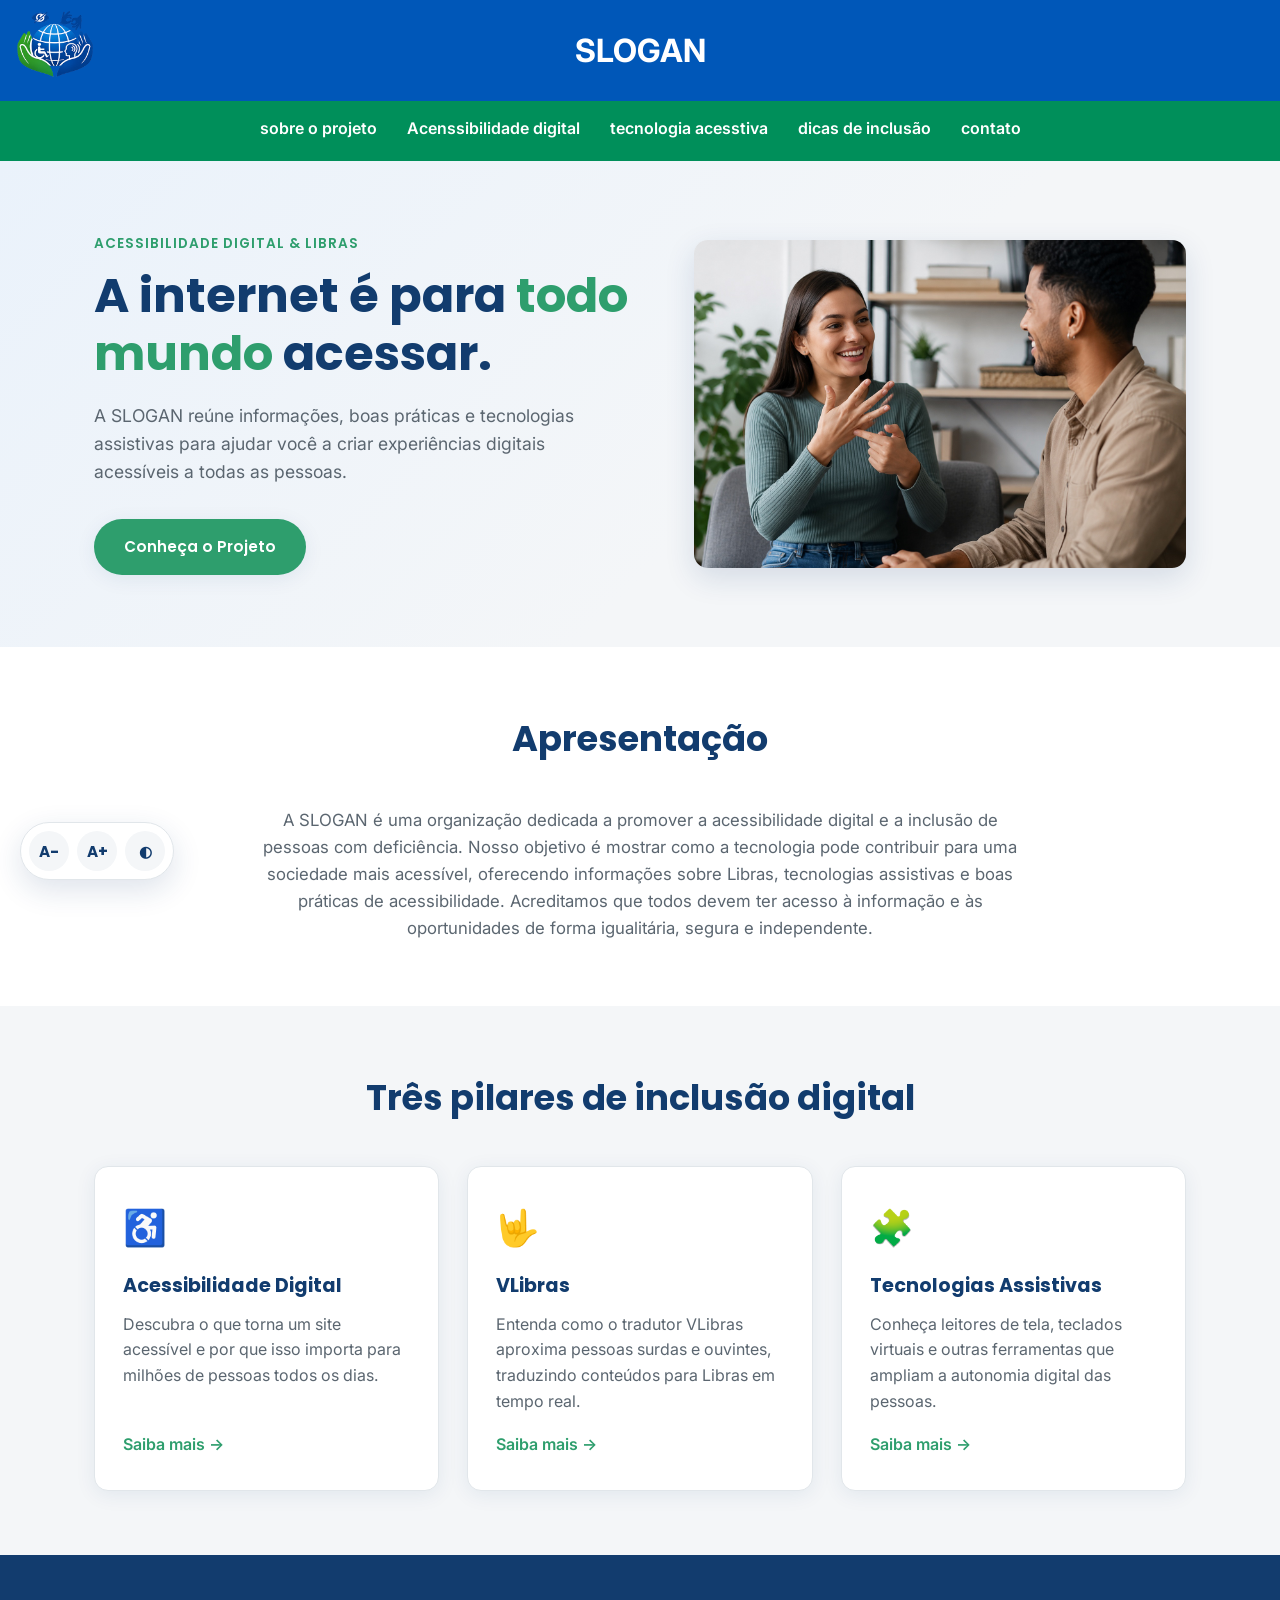
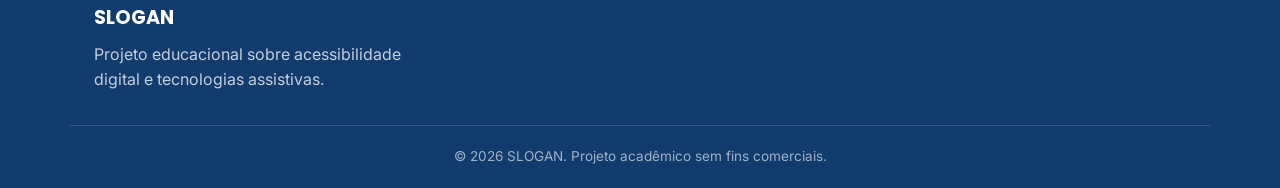
<file: index.html>
<!DOCTYPE html>
<html lang="pt-br">
<head>
    <meta charset="UTF-8">
    <meta name="viewport" content="width=device-width, initial-scale=1.0">
    <link rel="stylesheet" href="styly.css">
    <link rel="shortcut icon" href="logo.png" type="image/x-icon">
    <link rel="preconnect" href="https://fonts.googleapis.com">
    <link rel="preconnect" href="https://fonts.gstatic.com" crossorigin>
    <link href="https://fonts.googleapis.com/css2?family=Poppins:wght@500;600;700;800&family=Inter:wght@400;500;600&display=swap" rel="stylesheet">
    <title>SLOGAN</title>
</head>
<body>

    <a href="#conteudo-principal" class="pular-para-conteudo">Pular para o conteúdo principal</a>

    <DIV class="LOG">
    <h1> SLOGAN </h1>
    </DIV>
    <Img class="imglogo"  src="logo.png" alt="LOGO"></Img>
     <nav>
        <a href="sobre.html">sobre o projeto</a>
        <a href="acenssibilidade.html">Acenssibilidade digital</a>
        <a href="tecnologia.html">tecnologia acesstiva</a>
        <a href="dicas.html">dicas de inclusão</a>
        <a href="contato.html">contato</a>
     </nav>

    <div class="acessibilidade-barra" role="region" aria-label="Ferramentas de acessibilidade">
        <button type="button" id="btn-diminuir-fonte" class="acessibilidade-barra__botao" aria-label="Diminuir tamanho da fonte">A-</button>
        <button type="button" id="btn-aumentar-fonte" class="acessibilidade-barra__botao" aria-label="Aumentar tamanho da fonte">A+</button>
        <button type="button" id="btn-alto-contraste" class="acessibilidade-barra__botao" aria-label="Ativar ou desativar alto contraste" aria-pressed="false">◐</button>
    </div>

    <main id="conteudo-principal">

        <!-- ---------- HERO ---------- -->
        <section class="hero">
            <div class="container hero__interno">

                <div class="hero__texto">
                    <p class="hero__eyebrow">Acessibilidade Digital &amp; Libras</p>
                    <h1 class="hero__titulo">A internet é para <span class="hero__titulo-destaque">todo mundo</span> acessar.</h1>
                    <p class="hero__descricao">
                        A SLOGAN reúne informações, boas práticas e
                        tecnologias assistivas para ajudar você a criar experiências
                        digitais acessíveis a todas as pessoas.
                    </p>
                    <a href="sobre.html" class="botao botao--primario">Conheça o Projeto</a>
                </div>

                <div class="hero__imagem">
                    <img src="banner.jpg" alt="Pessoas se comunicando em Libras">
                </div>

            </div>
        </section>

        <!-- ---------- APRESENTAÇÃO ---------- -->
        <section class="apresentacao">
            <div class="container">
                <h2 class="titulo-secao">Apresentação</h2>
                <p class="apresentacao__texto">
                    A SLOGAN é uma organização dedicada a promover a acessibilidade digital e a
                    inclusão de pessoas com deficiência. Nosso objetivo é mostrar como a tecnologia
                    pode contribuir para uma sociedade mais acessível, oferecendo informações sobre
                    Libras, tecnologias assistivas e boas práticas de acessibilidade. Acreditamos que
                    todos devem ter acesso à informação e às oportunidades de forma igualitária,
                    segura e independente.
                </p>
            </div>
        </section>

        <!-- ---------- TRÊS CARDS PRINCIPAIS ---------- -->
        <section class="cards-destaque">
            <div class="container">
                <h2 class="titulo-secao">Três pilares de inclusão digital</h2>

                <div class="grade-cards">

                    <article class="card">
                        <div class="card__icone" aria-hidden="true">♿</div>
                        <h3 class="card__titulo">Acessibilidade Digital</h3>
                        <p class="card__texto">
                            Descubra o que torna um site acessível e por que isso importa
                            para milhões de pessoas todos os dias.
                        </p>
                        <a href="acenssibilidade.html" class="card__link">Saiba mais →</a>
                    </article>

                    <article class="card">
                        <div class="card__icone" aria-hidden="true">🤟</div>
                        <h3 class="card__titulo">VLibras</h3>
                        <p class="card__texto">
                            Entenda como o tradutor VLibras aproxima pessoas surdas e ouvintes,
                            traduzindo conteúdos para Libras em tempo real.
                        </p>
                        <a href="acenssibilidade.html" class="card__link">Saiba mais →</a>
                    </article>

                    <article class="card">
                        <div class="card__icone" aria-hidden="true">🧩</div>
                        <h3 class="card__titulo">Tecnologias Assistivas</h3>
                        <p class="card__texto">
                            Conheça leitores de tela, teclados virtuais e outras ferramentas
                            que ampliam a autonomia digital das pessoas.
                        </p>
                        <a href="tecnologia.html" class="card__link">Saiba mais →</a>
                    </article>

                </div>
            </div>
        </section>

    </main>

    <!-- ===================== RODAPÉ ===================== -->
    <footer class="rodape">
        <div class="container rodape__interno">

            <div class="rodape__sobre">
                <p class="rodape__logo">SLOGAN</p>
                <p class="rodape__texto">Projeto educacional sobre acessibilidade digital e tecnologias assistivas.</p>
            </div>
        </div>
        <p class="rodape__copy">&copy; 2026 SLOGAN. Projeto acadêmico sem fins comerciais.</p>
    </footer>

    <div vw class="enabled">
        <div vw-access-button class="active"></div>
        <div vw-plugin-wrapper>
            <div class="vw-plugin-top-wrapper"></div>
        </div>
    </div>
    <script src="https://vlibras.gov.br/app/vlibras-plugin.js"></script>
    <script>
        new window.VLibras.Widget("https://vlibras.gov.br/app");
    </script>

    <!-- ===================== ACESSIBILIDADE: alto contraste e tamanho de fonte ===================== -->
    <script>
    (function () {
        var CHAVE_CONTRASTE = "slogan-alto-contraste";
        var CHAVE_FONTE = "slogan-tamanho-fonte";
        var PASSO_FONTE = 12.5;
        var FONTE_MIN = 100;
        var FONTE_MAX = 150;

        function aplicarContraste(ativo) {
            document.body.classList.toggle("alto-contraste", ativo);
            var botao = document.getElementById("btn-alto-contraste");
            if (botao) {
                botao.setAttribute("aria-pressed", ativo ? "true" : "false");
            }
        }

        function aplicarFonte(tamanho) {
            document.documentElement.style.fontSize = tamanho + "%";
        }

        document.addEventListener("DOMContentLoaded", function () {
            var contrasteSalvo = localStorage.getItem(CHAVE_CONTRASTE) === "true";
            aplicarContraste(contrasteSalvo);

            var fonteSalva = parseFloat(localStorage.getItem(CHAVE_FONTE)) || 100;
            aplicarFonte(fonteSalva);

            var botaoContraste = document.getElementById("btn-alto-contraste");
            if (botaoContraste) {
                botaoContraste.addEventListener("click", function () {
                    var ativo = !document.body.classList.contains("alto-contraste");
                    aplicarContraste(ativo);
                    localStorage.setItem(CHAVE_CONTRASTE, ativo);
                });
            }

            var botaoMais = document.getElementById("btn-aumentar-fonte");
            var botaoMenos = document.getElementById("btn-diminuir-fonte");

            if (botaoMais) {
                botaoMais.addEventListener("click", function () {
                    var atual = parseFloat(localStorage.getItem(CHAVE_FONTE)) || 100;
                    var novo = Math.min(FONTE_MAX, atual + PASSO_FONTE);
                    aplicarFonte(novo);
                    localStorage.setItem(CHAVE_FONTE, novo);
                });
            }

            if (botaoMenos) {
                botaoMenos.addEventListener("click", function () {
                    var atual = parseFloat(localStorage.getItem(CHAVE_FONTE)) || 100;
                    var novo = Math.max(FONTE_MIN, atual - PASSO_FONTE);
                    aplicarFonte(novo);
                    localStorage.setItem(CHAVE_FONTE, novo);
                });
            }
        });
    })();
    </script>

</body>
</html>
</file>
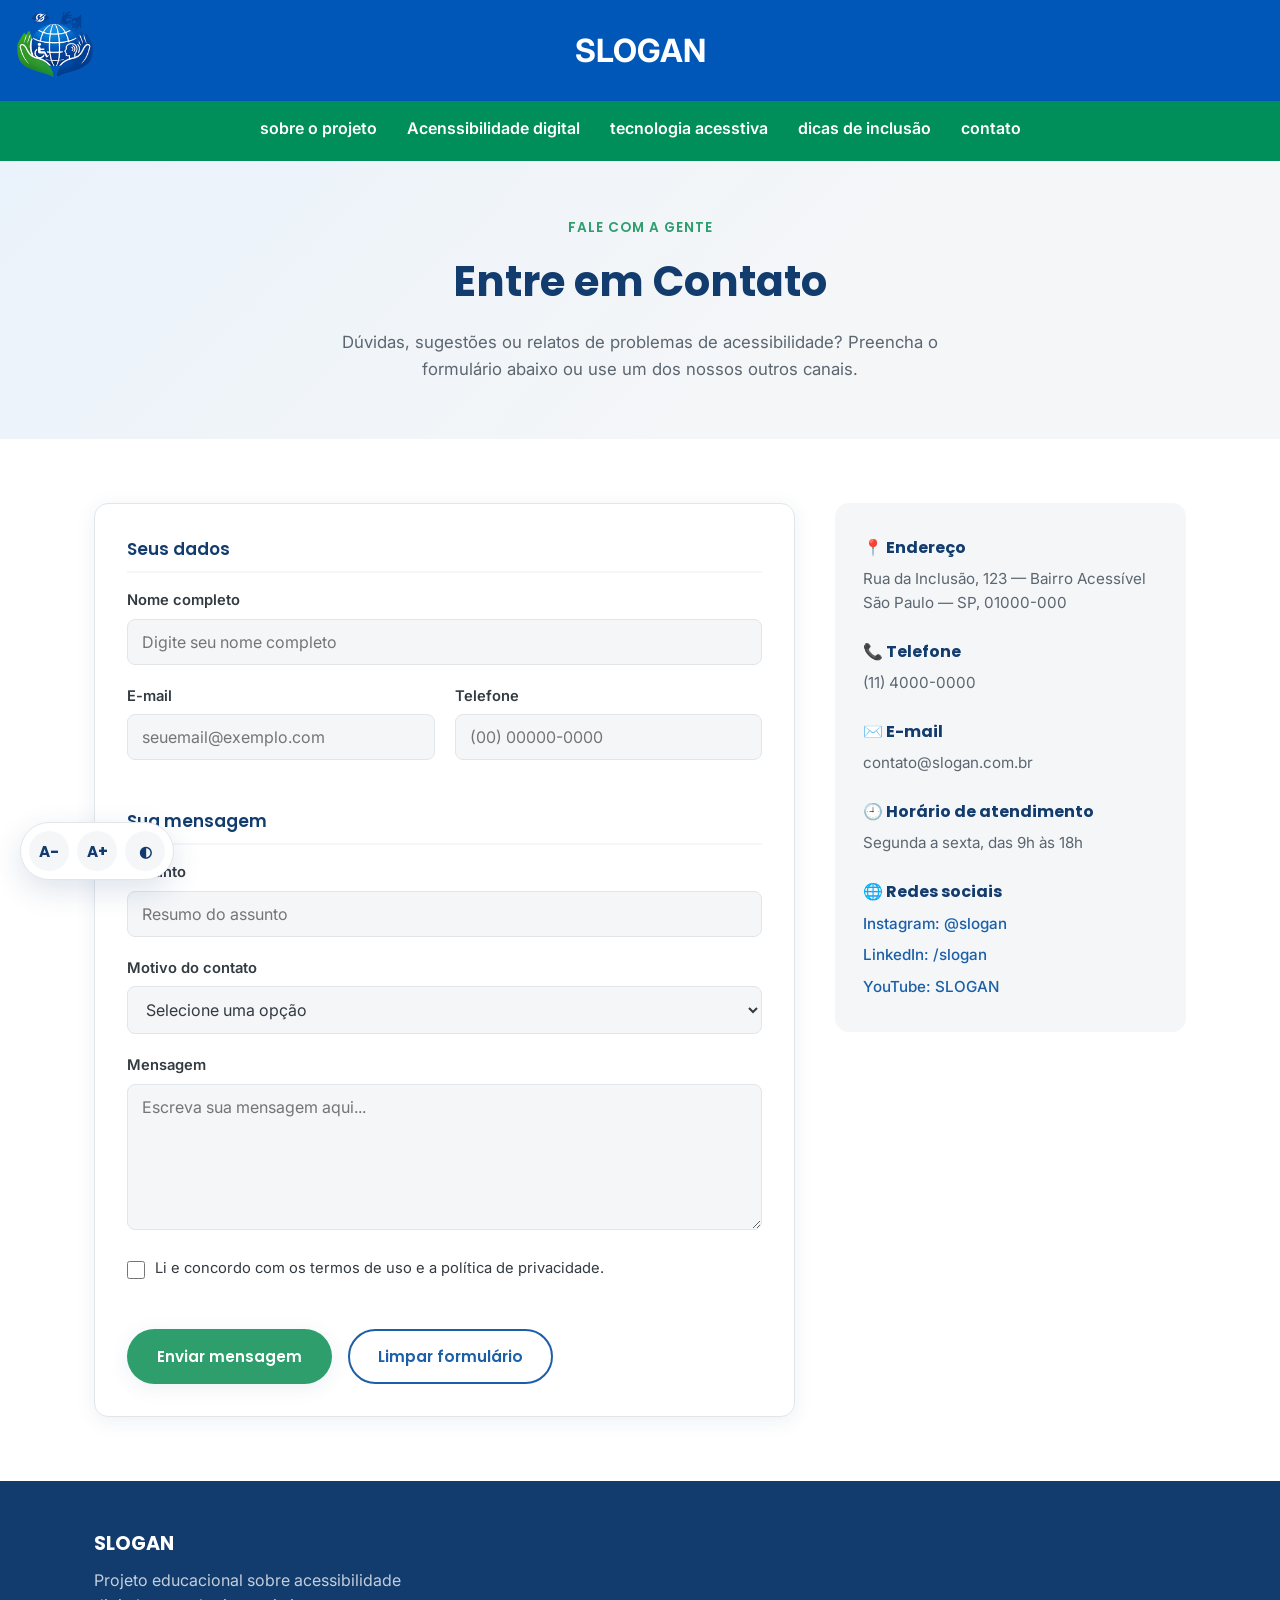
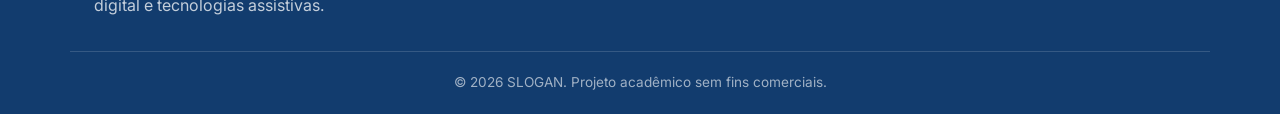
<file: contato.html>
<!DOCTYPE html>
<html lang="pt-br">
<head>
    <meta charset="UTF-8">
    <meta name="viewport" content="width=device-width, initial-scale=1.0">
    <link rel="stylesheet" href="styly.css">
    <link rel="shortcut icon" href="logo.png" type="image/x-icon">
    <link rel="preconnect" href="https://fonts.googleapis.com">
    <link rel="preconnect" href="https://fonts.gstatic.com" crossorigin>
    <link href="https://fonts.googleapis.com/css2?family=Poppins:wght@500;600;700;800&family=Inter:wght@400;500;600&display=swap" rel="stylesheet">
    <title>Contato | SLOGAN</title>
</head>
<body>

    <a href="#conteudo-principal" class="pular-para-conteudo">Pular para o conteúdo principal</a>

    <DIV class="LOG">
    <h1> SLOGAN </h1>
    </DIV>
    <Img class="imglogo"  src="logo.png" alt="LOGO"></Img>
     <nav>
        <a href="sobre.html">sobre o projeto</a>
        <a href="acenssibilidade.html">Acenssibilidade digital</a>
        <a href="tecnologia.html">tecnologia acesstiva</a>
        <a href="dicas.html">dicas de inclusão</a>
        <a href="contato.html">contato</a>
     </nav>

    <div class="acessibilidade-barra" role="region" aria-label="Ferramentas de acessibilidade">
        <button type="button" id="btn-diminuir-fonte" class="acessibilidade-barra__botao" aria-label="Diminuir tamanho da fonte">A-</button>
        <button type="button" id="btn-aumentar-fonte" class="acessibilidade-barra__botao" aria-label="Aumentar tamanho da fonte">A+</button>
        <button type="button" id="btn-alto-contraste" class="acessibilidade-barra__botao" aria-label="Ativar ou desativar alto contraste" aria-pressed="false">◐</button>
    </div>

    <main id="conteudo-principal">

        <section class="pagina-hero">
            <div class="container">
                <p class="pagina-hero__eyebrow">Fale com a gente</p>
                <h1 class="pagina-hero__titulo">Entre em Contato</h1>
                <p class="pagina-hero__descricao">
                    Dúvidas, sugestões ou relatos de problemas de acessibilidade?
                    Preencha o formulário abaixo ou use um dos nossos outros canais.
                </p>
            </div>
        </section>

        <section class="secao-conteudo">
            <div class="container pagina-contato">

                <form class="formulario-contato" action="#" method="get">

                    <fieldset class="formulario-contato__grupo">
                        <legend class="formulario-contato__legenda">Seus dados</legend>

                        <div class="campo">
                            <label for="campo-nome">Nome completo</label>
                            <input type="text" id="campo-nome" name="nome" placeholder="Digite seu nome completo" required>
                        </div>

                        <div class="campo-linha">
                            <div class="campo">
                                <label for="campo-email">E-mail</label>
                                <input type="email" id="campo-email" name="email" placeholder="seuemail@exemplo.com" required>
                            </div>

                            <div class="campo">
                                <label for="campo-telefone">Telefone</label>
                                <input type="tel" id="campo-telefone" name="telefone" placeholder="(00) 00000-0000">
                            </div>
                        </div>
                    </fieldset>

                    <fieldset class="formulario-contato__grupo">
                        <legend class="formulario-contato__legenda">Sua mensagem</legend>

                        <div class="campo">
                            <label for="campo-assunto">Assunto</label>
                            <input type="text" id="campo-assunto" name="assunto" placeholder="Resumo do assunto" required>
                        </div>

                        <div class="campo">
                            <label for="campo-motivo">Motivo do contato</label>
                            <select id="campo-motivo" name="motivo" required>
                                <option value="" selected disabled>Selecione uma opção</option>
                                <option value="duvida">Dúvida</option>
                                <option value="sugestao">Sugestão</option>
                                <option value="elogio">Elogio</option>
                                <option value="problema-acessibilidade">Problema de acessibilidade</option>
                                <option value="solicitacao-informacao">Solicitação de informação</option>
                                <option value="outro">Outro</option>
                            </select>
                        </div>

                        <div class="campo">
                            <label for="campo-mensagem">Mensagem</label>
                            <textarea id="campo-mensagem" name="mensagem" rows="6" placeholder="Escreva sua mensagem aqui..." required></textarea>
                        </div>

                        <div class="campo campo--checkbox">
                            <input type="checkbox" id="campo-termos" name="termos" required>
                            <label for="campo-termos">Li e concordo com os termos de uso e a política de privacidade.</label>
                        </div>
                    </fieldset>

                    <div class="formulario-contato__botoes">
                        <button type="submit" class="botao botao--primario">Enviar mensagem</button>
                        <button type="reset" class="botao botao--secundario">Limpar formulário</button>
                    </div>

                </form>

                <aside class="info-contato" aria-label="Informações de contato">

                    <div class="info-contato__bloco">
                        <h2 class="info-contato__titulo">📍 Endereço</h2>
                        <p>Rua da Inclusão, 123 — Bairro Acessível<br>São Paulo — SP, 01000-000</p>
                    </div>

                    <div class="info-contato__bloco">
                        <h2 class="info-contato__titulo">📞 Telefone</h2>
                        <p>(11) 4000-0000</p>
                    </div>

                    <div class="info-contato__bloco">
                        <h2 class="info-contato__titulo">✉️ E-mail</h2>
                        <p>contato@slogan.com.br</p>
                    </div>

                    <div class="info-contato__bloco">
                        <h2 class="info-contato__titulo">🕘 Horário de atendimento</h2>
                        <p>Segunda a sexta, das 9h às 18h</p>
                    </div>

                    <div class="info-contato__bloco">
                        <h2 class="info-contato__titulo">🌐 Redes sociais</h2>
                        <ul class="info-contato__redes">
                            <li><a href="#">Instagram: @slogan</a></li>
                            <li><a href="#">LinkedIn: /slogan</a></li>
                            <li><a href="#">YouTube: SLOGAN</a></li>
                        </ul>
                    </div>

                </aside>

            </div>
        </section>

    </main>

    <footer class="rodape">
        <div class="container rodape__interno">

            <div class="rodape__sobre">
                <p class="rodape__logo">SLOGAN</p>
                <p class="rodape__texto">Projeto educacional sobre acessibilidade digital e tecnologias assistivas.</p>
            </div>

        </div>
        <p class="rodape__copy">&copy; 2026 SLOGAN. Projeto acadêmico sem fins comerciais.</p>
    </footer>

    <div vw class="enabled">
        <div vw-access-button class="active"></div>
        <div vw-plugin-wrapper>
            <div class="vw-plugin-top-wrapper"></div>
        </div>
    </div>
    <script src="https://vlibras.gov.br/app/vlibras-plugin.js"></script>
    <script>
        new window.VLibras.Widget("https://vlibras.gov.br/app");
    </script>

    <!-- ===================== ACESSIBILIDADE: alto contraste e tamanho de fonte ===================== -->
    <script>
    (function () {
        var CHAVE_CONTRASTE = "slogan-alto-contraste";
        var CHAVE_FONTE = "slogan-tamanho-fonte";
        var PASSO_FONTE = 12.5;
        var FONTE_MIN = 100;
        var FONTE_MAX = 150;

        function aplicarContraste(ativo) {
            document.body.classList.toggle("alto-contraste", ativo);
            var botao = document.getElementById("btn-alto-contraste");
            if (botao) {
                botao.setAttribute("aria-pressed", ativo ? "true" : "false");
            }
        }

        function aplicarFonte(tamanho) {
            document.documentElement.style.fontSize = tamanho + "%";
        }

        document.addEventListener("DOMContentLoaded", function () {
            var contrasteSalvo = localStorage.getItem(CHAVE_CONTRASTE) === "true";
            aplicarContraste(contrasteSalvo);

            var fonteSalva = parseFloat(localStorage.getItem(CHAVE_FONTE)) || 100;
            aplicarFonte(fonteSalva);

            var botaoContraste = document.getElementById("btn-alto-contraste");
            if (botaoContraste) {
                botaoContraste.addEventListener("click", function () {
                    var ativo = !document.body.classList.contains("alto-contraste");
                    aplicarContraste(ativo);
                    localStorage.setItem(CHAVE_CONTRASTE, ativo);
                });
            }

            var botaoMais = document.getElementById("btn-aumentar-fonte");
            var botaoMenos = document.getElementById("btn-diminuir-fonte");

            if (botaoMais) {
                botaoMais.addEventListener("click", function () {
                    var atual = parseFloat(localStorage.getItem(CHAVE_FONTE)) || 100;
                    var novo = Math.min(FONTE_MAX, atual + PASSO_FONTE);
                    aplicarFonte(novo);
                    localStorage.setItem(CHAVE_FONTE, novo);
                });
            }

            if (botaoMenos) {
                botaoMenos.addEventListener("click", function () {
                    var atual = parseFloat(localStorage.getItem(CHAVE_FONTE)) || 100;
                    var novo = Math.max(FONTE_MIN, atual - PASSO_FONTE);
                    aplicarFonte(novo);
                    localStorage.setItem(CHAVE_FONTE, novo);
                });
            }
        });
    })();
    </script>

</body>
</html>
</file>
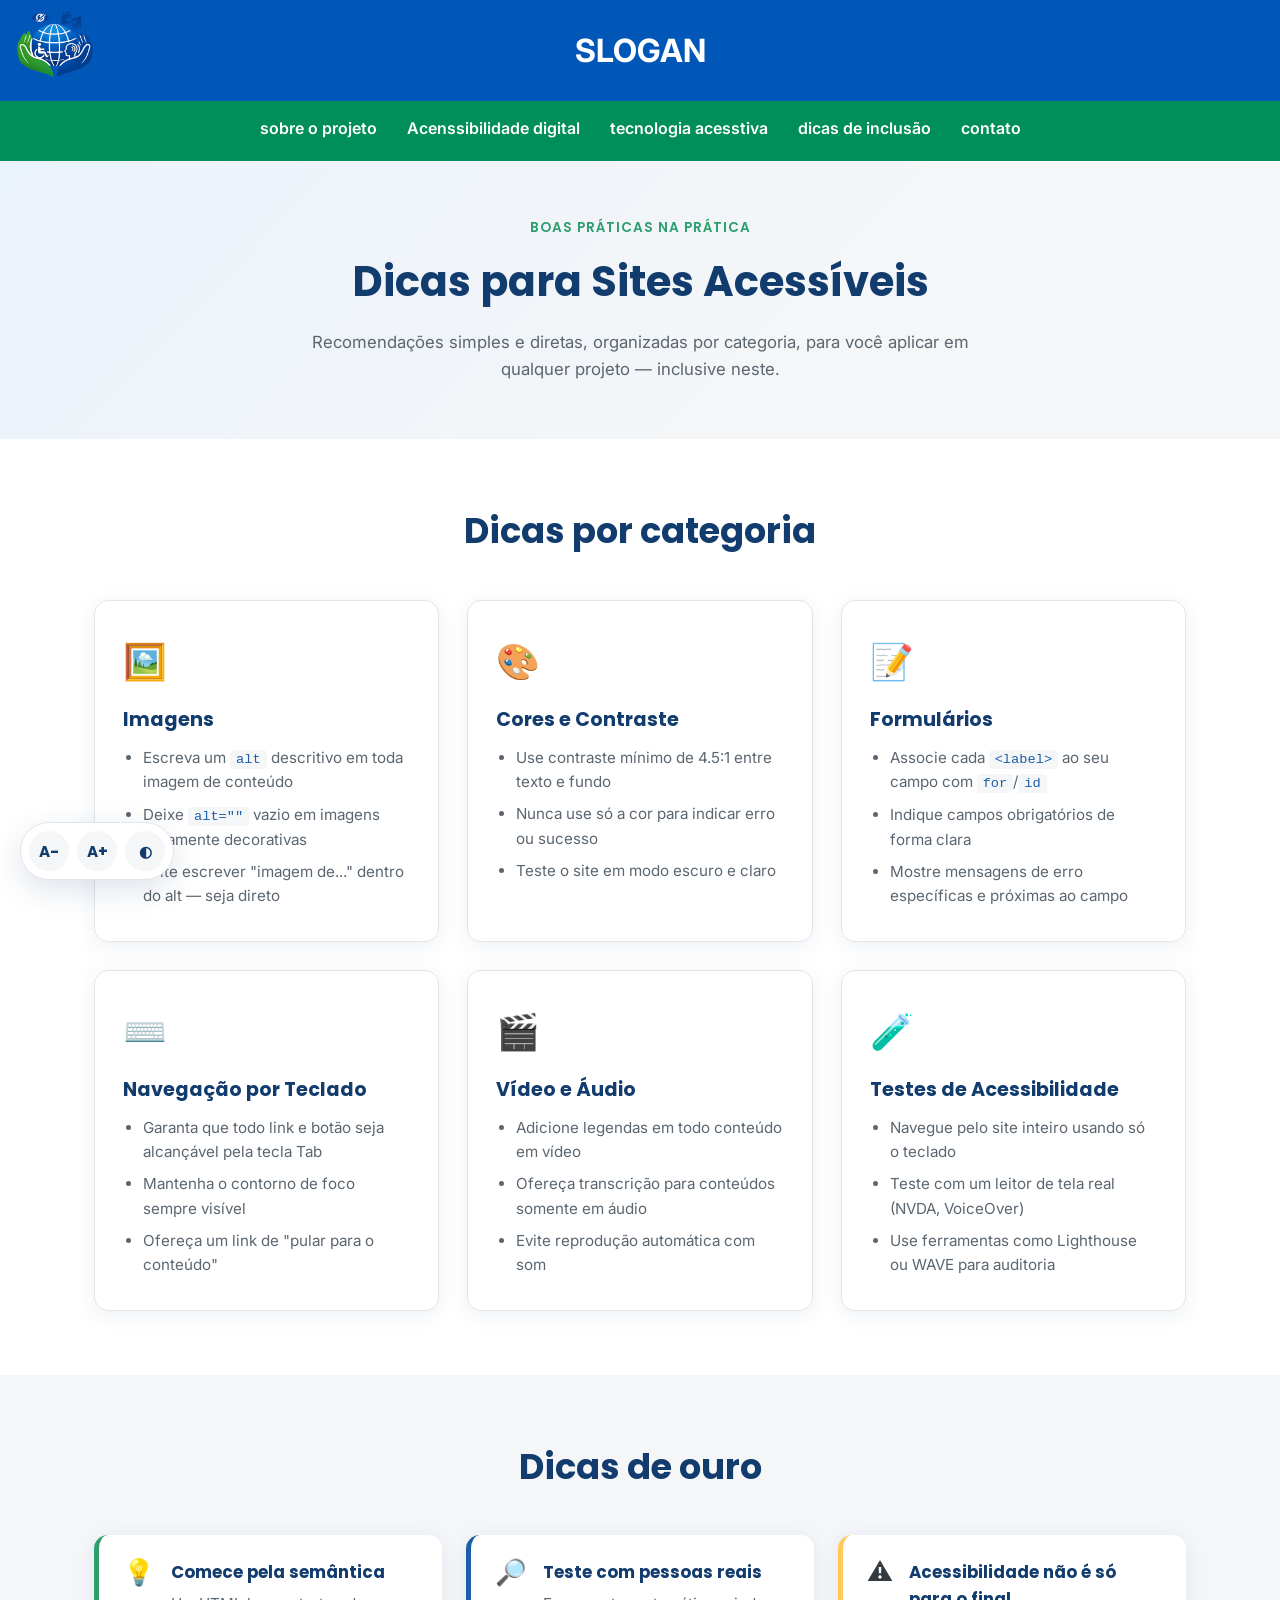
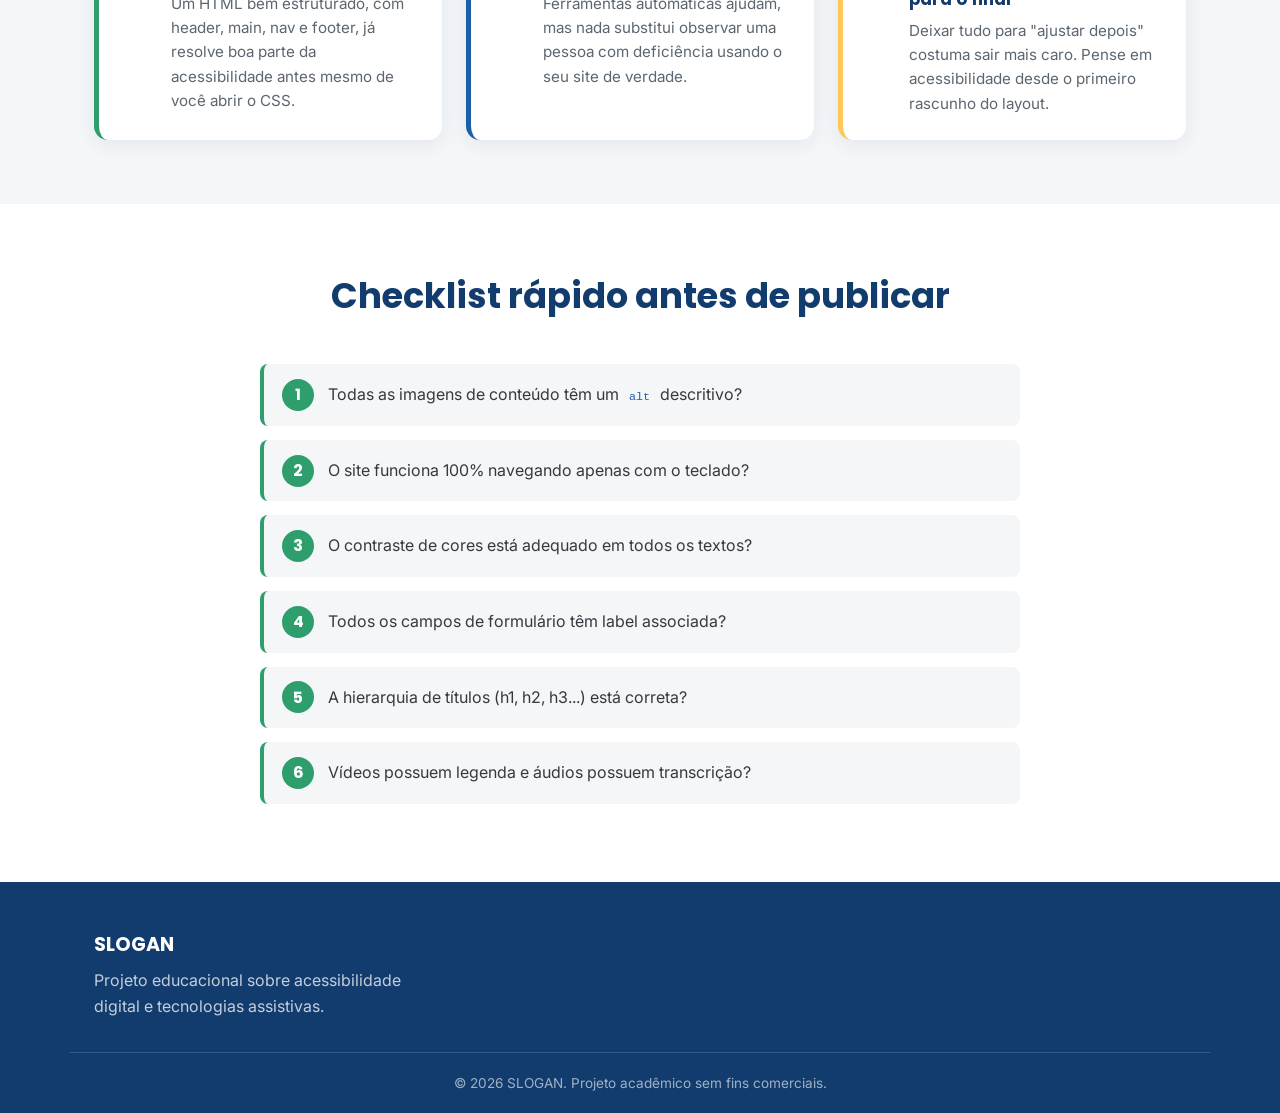
<file: dicas.html>
<!DOCTYPE html>
<html lang="pt-br">
<head>
    <meta charset="UTF-8">
    <meta name="viewport" content="width=device-width, initial-scale=1.0">
    <link rel="stylesheet" href="styly.css">
    <link rel="shortcut icon" href="logo.png" type="image/x-icon">
    <link rel="preconnect" href="https://fonts.googleapis.com">
    <link rel="preconnect" href="https://fonts.gstatic.com" crossorigin>
    <link href="https://fonts.googleapis.com/css2?family=Poppins:wght@500;600;700;800&family=Inter:wght@400;500;600&display=swap" rel="stylesheet">
    <title>Dicas | SLOGAN</title>
</head>
<body>

    <a href="#conteudo-principal" class="pular-para-conteudo">Pular para o conteúdo principal</a>

    <DIV class="LOG">
    <h1> SLOGAN </h1>
    </DIV>
    <Img class="imglogo"  src="logo.png" alt="LOGO"></Img>
     <nav>
        <a href="sobre.html">sobre o projeto</a>
        <a href="acenssibilidade.html">Acenssibilidade digital</a>
        <a href="tecnologia.html">tecnologia acesstiva</a>
        <a href="dicas.html">dicas de inclusão</a>
        <a href="contato.html">contato</a>
     </nav>

    <div class="acessibilidade-barra" role="region" aria-label="Ferramentas de acessibilidade">
        <button type="button" id="btn-diminuir-fonte" class="acessibilidade-barra__botao" aria-label="Diminuir tamanho da fonte">A-</button>
        <button type="button" id="btn-aumentar-fonte" class="acessibilidade-barra__botao" aria-label="Aumentar tamanho da fonte">A+</button>
        <button type="button" id="btn-alto-contraste" class="acessibilidade-barra__botao" aria-label="Ativar ou desativar alto contraste" aria-pressed="false">◐</button>
    </div>

    <main id="conteudo-principal">

        <section class="pagina-hero">
            <div class="container">
                <p class="pagina-hero__eyebrow">Boas práticas na prática</p>
                <h1 class="pagina-hero__titulo">Dicas para Sites Acessíveis</h1>
                <p class="pagina-hero__descricao">
                    Recomendações simples e diretas, organizadas por categoria,
                    para você aplicar em qualquer projeto — inclusive neste.
                </p>
            </div>
        </section>

        <section class="secao-conteudo">
            <div class="container">
                <h2 class="titulo-secao">Dicas por categoria</h2>

                <div class="grade-cards">

                    <article class="card">
                        <div class="card__icone" aria-hidden="true">🖼️</div>
                        <h3 class="card__titulo">Imagens</h3>
                        <ul class="card__lista">
                            <li>Escreva um <code>alt</code> descritivo em toda imagem de conteúdo</li>
                            <li>Deixe <code>alt=""</code> vazio em imagens puramente decorativas</li>
                            <li>Evite escrever "imagem de..." dentro do alt — seja direto</li>
                        </ul>
                    </article>

                    <article class="card">
                        <div class="card__icone" aria-hidden="true">🎨</div>
                        <h3 class="card__titulo">Cores e Contraste</h3>
                        <ul class="card__lista">
                            <li>Use contraste mínimo de 4.5:1 entre texto e fundo</li>
                            <li>Nunca use só a cor para indicar erro ou sucesso</li>
                            <li>Teste o site em modo escuro e claro</li>
                        </ul>
                    </article>

                    <article class="card">
                        <div class="card__icone" aria-hidden="true">📝</div>
                        <h3 class="card__titulo">Formulários</h3>
                        <ul class="card__lista">
                            <li>Associe cada <code>&lt;label&gt;</code> ao seu campo com <code>for</code>/<code>id</code></li>
                            <li>Indique campos obrigatórios de forma clara</li>
                            <li>Mostre mensagens de erro específicas e próximas ao campo</li>
                        </ul>
                    </article>

                    <article class="card">
                        <div class="card__icone" aria-hidden="true">⌨️</div>
                        <h3 class="card__titulo">Navegação por Teclado</h3>
                        <ul class="card__lista">
                            <li>Garanta que todo link e botão seja alcançável pela tecla Tab</li>
                            <li>Mantenha o contorno de foco sempre visível</li>
                            <li>Ofereça um link de "pular para o conteúdo"</li>
                        </ul>
                    </article>

                    <article class="card">
                        <div class="card__icone" aria-hidden="true">🎬</div>
                        <h3 class="card__titulo">Vídeo e Áudio</h3>
                        <ul class="card__lista">
                            <li>Adicione legendas em todo conteúdo em vídeo</li>
                            <li>Ofereça transcrição para conteúdos somente em áudio</li>
                            <li>Evite reprodução automática com som</li>
                        </ul>
                    </article>

                    <article class="card">
                        <div class="card__icone" aria-hidden="true">🧪</div>
                        <h3 class="card__titulo">Testes de Acessibilidade</h3>
                        <ul class="card__lista">
                            <li>Navegue pelo site inteiro usando só o teclado</li>
                            <li>Teste com um leitor de tela real (NVDA, VoiceOver)</li>
                            <li>Use ferramentas como Lighthouse ou WAVE para auditoria</li>
                        </ul>
                    </article>

                </div>
            </div>
        </section>

        <section class="secao-conteudo secao-conteudo--cinza">
            <div class="container">
                <h2 class="titulo-secao">Dicas de ouro</h2>

                <div class="grade-caixas">

                    <div class="caixa-destaque caixa-destaque--verde">
                        <div class="caixa-destaque__icone" aria-hidden="true">💡</div>
                        <div>
                            <h3 class="caixa-destaque__titulo">Comece pela semântica</h3>
                            <p class="caixa-destaque__texto">
                                Um HTML bem estruturado, com header, main, nav e footer, já resolve
                                boa parte da acessibilidade antes mesmo de você abrir o CSS.
                            </p>
                        </div>
                    </div>

                    <div class="caixa-destaque caixa-destaque--azul">
                        <div class="caixa-destaque__icone" aria-hidden="true">🔎</div>
                        <div>
                            <h3 class="caixa-destaque__titulo">Teste com pessoas reais</h3>
                            <p class="caixa-destaque__texto">
                                Ferramentas automáticas ajudam, mas nada substitui observar uma pessoa
                                com deficiência usando o seu site de verdade.
                            </p>
                        </div>
                    </div>

                    <div class="caixa-destaque caixa-destaque--amarelo">
                        <div class="caixa-destaque__icone" aria-hidden="true">⚠️</div>
                        <div>
                            <h3 class="caixa-destaque__titulo">Acessibilidade não é só para o final</h3>
                            <p class="caixa-destaque__texto">
                                Deixar tudo para "ajustar depois" costuma sair mais caro. Pense em
                                acessibilidade desde o primeiro rascunho do layout.
                            </p>
                        </div>
                    </div>

                </div>
            </div>
        </section>

        <section class="secao-conteudo">
            <div class="container">
                <h2 class="titulo-secao">Checklist rápido antes de publicar</h2>
                <ol class="lista-boas-praticas">
                    <li>Todas as imagens de conteúdo têm um <code>alt</code> descritivo?</li>
                    <li>O site funciona 100% navegando apenas com o teclado?</li>
                    <li>O contraste de cores está adequado em todos os textos?</li>
                    <li>Todos os campos de formulário têm label associada?</li>
                    <li>A hierarquia de títulos (h1, h2, h3...) está correta?</li>
                    <li>Vídeos possuem legenda e áudios possuem transcrição?</li>
                </ol>
            </div>
        </section>

    </main>

    <footer class="rodape">
        <div class="container rodape__interno">

            <div class="rodape__sobre">
                <p class="rodape__logo">SLOGAN</p>
                <p class="rodape__texto">Projeto educacional sobre acessibilidade digital e tecnologias assistivas.</p>
            </div>
        </div>
        <p class="rodape__copy">&copy; 2026 SLOGAN. Projeto acadêmico sem fins comerciais.</p>
    </footer>

    <div vw class="enabled">
        <div vw-access-button class="active"></div>
        <div vw-plugin-wrapper>
            <div class="vw-plugin-top-wrapper"></div>
        </div>
    </div>
    <script src="https://vlibras.gov.br/app/vlibras-plugin.js"></script>
    <script>
        new window.VLibras.Widget("https://vlibras.gov.br/app");
    </script>

    <!-- ===================== ACESSIBILIDADE: alto contraste e tamanho de fonte ===================== -->
    <script>
    (function () {
        var CHAVE_CONTRASTE = "slogan-alto-contraste";
        var CHAVE_FONTE = "slogan-tamanho-fonte";
        var PASSO_FONTE = 12.5;
        var FONTE_MIN = 100;
        var FONTE_MAX = 150;

        function aplicarContraste(ativo) {
            document.body.classList.toggle("alto-contraste", ativo);
            var botao = document.getElementById("btn-alto-contraste");
            if (botao) {
                botao.setAttribute("aria-pressed", ativo ? "true" : "false");
            }
        }

        function aplicarFonte(tamanho) {
            document.documentElement.style.fontSize = tamanho + "%";
        }

        document.addEventListener("DOMContentLoaded", function () {
            var contrasteSalvo = localStorage.getItem(CHAVE_CONTRASTE) === "true";
            aplicarContraste(contrasteSalvo);

            var fonteSalva = parseFloat(localStorage.getItem(CHAVE_FONTE)) || 100;
            aplicarFonte(fonteSalva);

            var botaoContraste = document.getElementById("btn-alto-contraste");
            if (botaoContraste) {
                botaoContraste.addEventListener("click", function () {
                    var ativo = !document.body.classList.contains("alto-contraste");
                    aplicarContraste(ativo);
                    localStorage.setItem(CHAVE_CONTRASTE, ativo);
                });
            }

            var botaoMais = document.getElementById("btn-aumentar-fonte");
            var botaoMenos = document.getElementById("btn-diminuir-fonte");

            if (botaoMais) {
                botaoMais.addEventListener("click", function () {
                    var atual = parseFloat(localStorage.getItem(CHAVE_FONTE)) || 100;
                    var novo = Math.min(FONTE_MAX, atual + PASSO_FONTE);
                    aplicarFonte(novo);
                    localStorage.setItem(CHAVE_FONTE, novo);
                });
            }

            if (botaoMenos) {
                botaoMenos.addEventListener("click", function () {
                    var atual = parseFloat(localStorage.getItem(CHAVE_FONTE)) || 100;
                    var novo = Math.max(FONTE_MIN, atual - PASSO_FONTE);
                    aplicarFonte(novo);
                    localStorage.setItem(CHAVE_FONTE, novo);
                });
            }
        });
    })();
    </script>

</body>
</html>
</file>
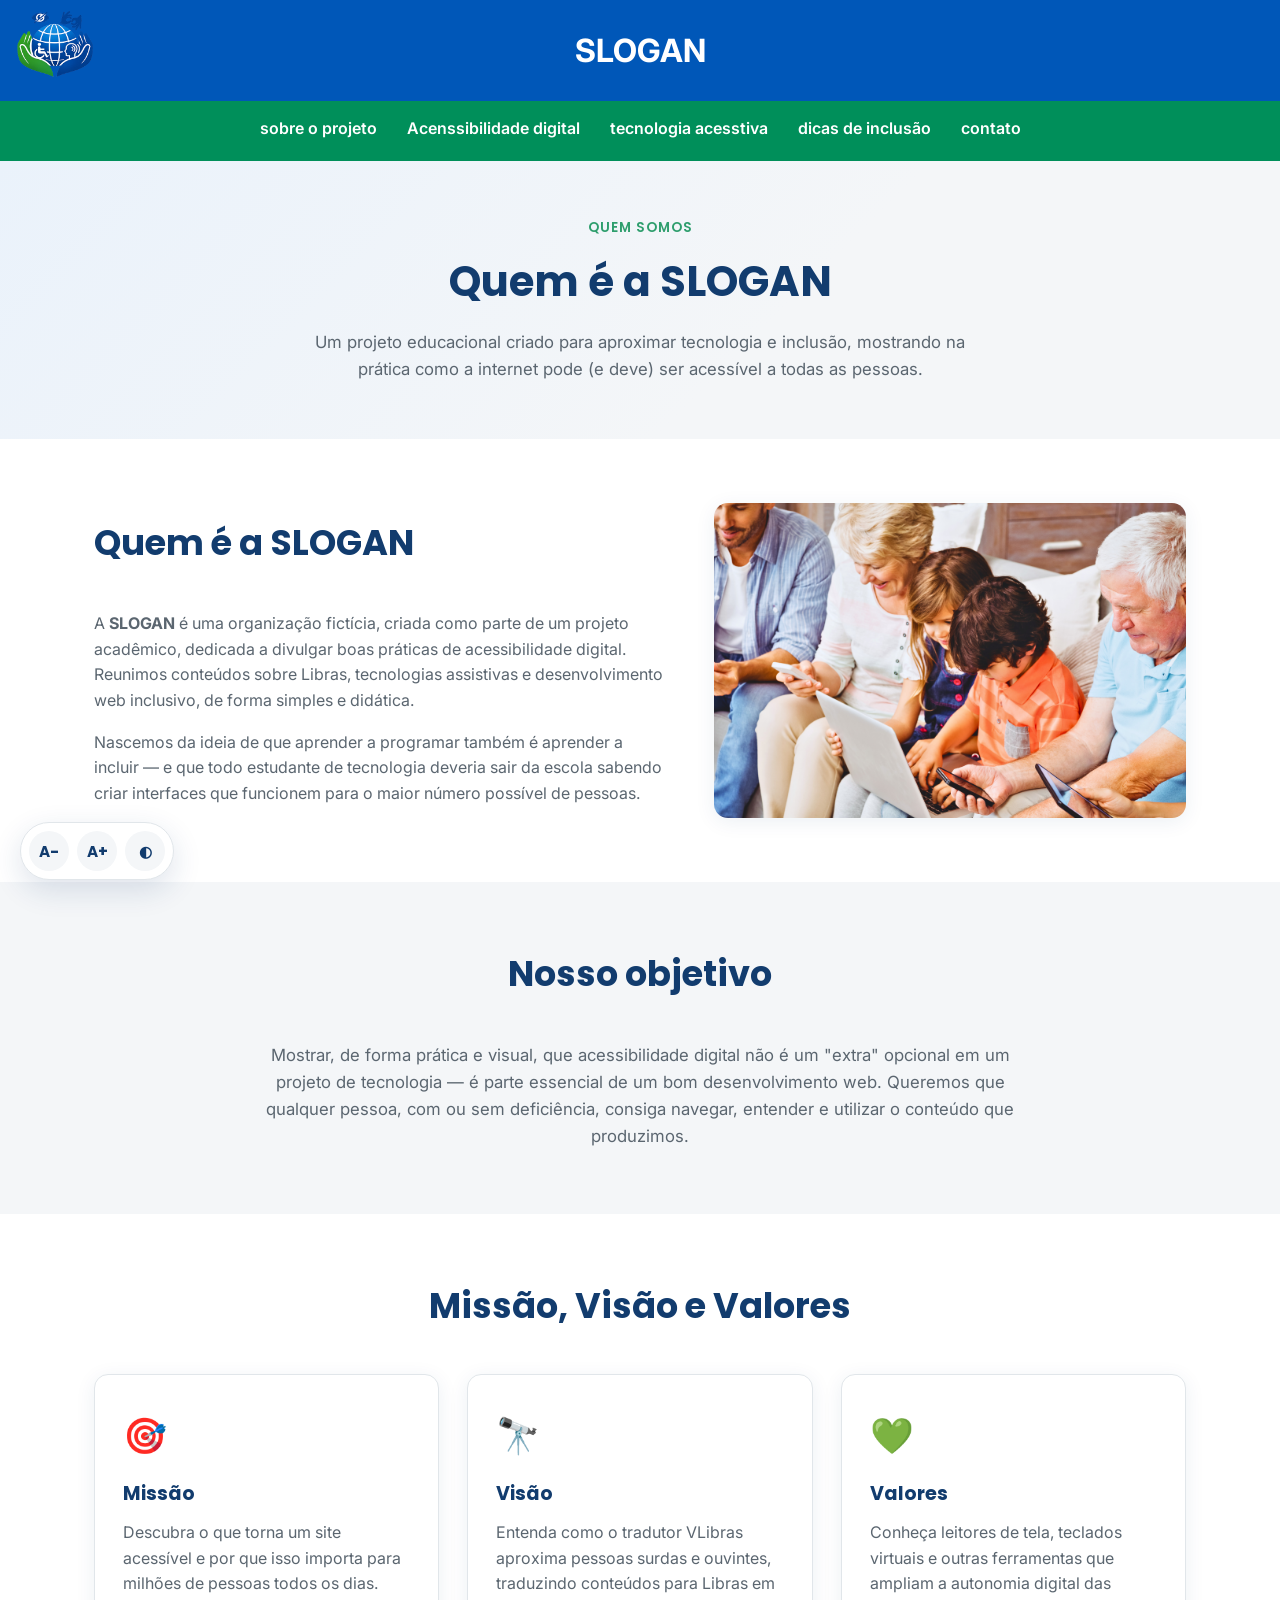
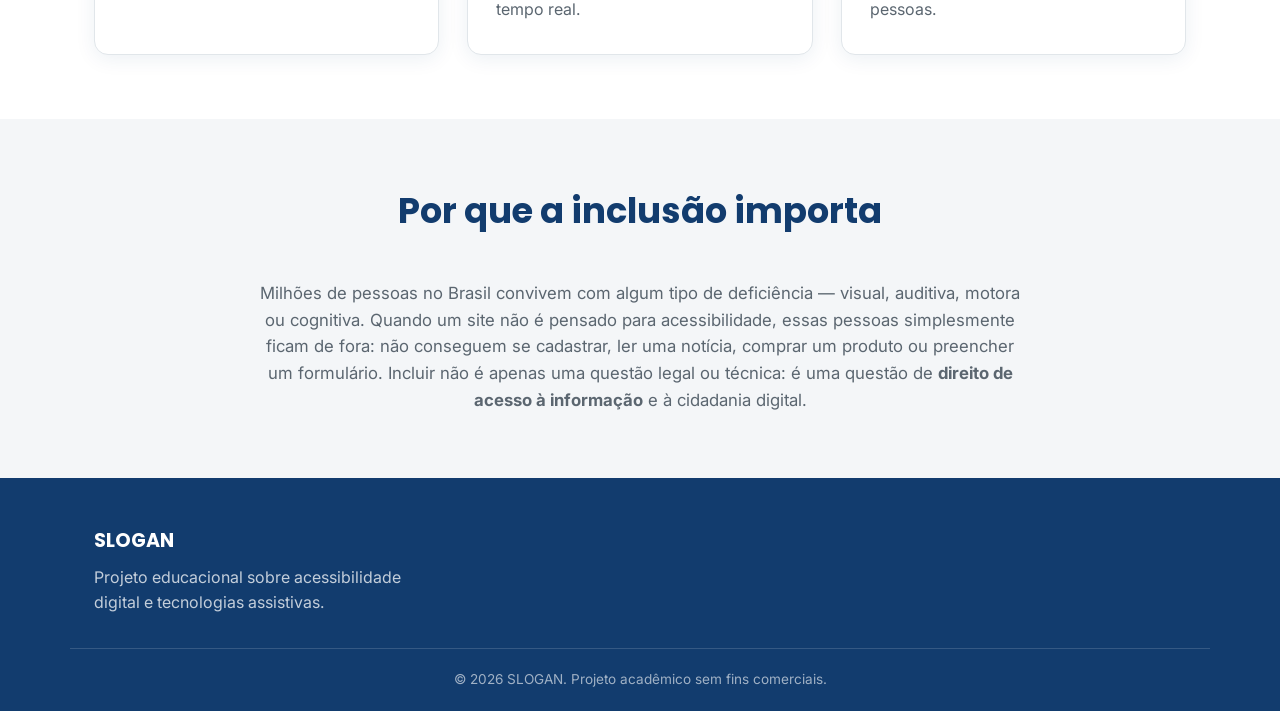
<file: sobre.html>
<!DOCTYPE html>
<html lang="pt-br">
<head>
    <meta charset="UTF-8">
    <meta name="viewport" content="width=device-width, initial-scale=1.0">
    <link rel="stylesheet" href="styly.css">
    <link rel="shortcut icon" href="logo.png" type="image/x-icon">
    <link rel="preconnect" href="https://fonts.googleapis.com">
    <link rel="preconnect" href="https://fonts.gstatic.com" crossorigin>
    <link href="https://fonts.googleapis.com/css2?family=Poppins:wght@500;600;700;800&family=Inter:wght@400;500;600&display=swap" rel="stylesheet">
    <title>Sobre | SLOGAN</title>
</head>
<body>

    <a href="#conteudo-principal" class="pular-para-conteudo">Pular para o conteúdo principal</a>

    <DIV class="LOG">
    <h1> SLOGAN </h1>
    </DIV>
    <Img class="imglogo"  src="logo.png" alt="LOGO"></Img>
     <nav>
        <a href="sobre.html">sobre o projeto</a>
        <a href="acenssibilidade.html">Acenssibilidade digital</a>
        <a href="tecnologia.html">tecnologia acesstiva</a>
        <a href="dicas.html">dicas de inclusão</a>
        <a href="contato.html">contato</a>
     </nav>

    <div class="acessibilidade-barra" role="region" aria-label="Ferramentas de acessibilidade">
        <button type="button" id="btn-diminuir-fonte" class="acessibilidade-barra__botao" aria-label="Diminuir tamanho da fonte">A-</button>
        <button type="button" id="btn-aumentar-fonte" class="acessibilidade-barra__botao" aria-label="Aumentar tamanho da fonte">A+</button>
        <button type="button" id="btn-alto-contraste" class="acessibilidade-barra__botao" aria-label="Ativar ou desativar alto contraste" aria-pressed="false">◐</button>
    </div>

    <main id="conteudo-principal">

        <!-- ---------- CABEÇALHO DA PÁGINA ---------- -->
        <section class="pagina-hero">
            <div class="container">
                <p class="pagina-hero__eyebrow">Quem somos</p>
                <h1 class="pagina-hero__titulo">Quem é a SLOGAN</h1>
                <p class="pagina-hero__descricao">
                    Um projeto educacional criado para aproximar tecnologia e inclusão,
                    mostrando na prática como a internet pode (e deve) ser acessível
                    a todas as pessoas.
                </p>
            </div>
        </section>

        <!-- ---------- QUEM É A ORGANIZAÇÃO + IMAGEM ---------- -->
        <section class="secao-conteudo">
            <div class="container conteudo-com-imagem">

                <div class="conteudo-com-imagem__texto">
                    <h2 class="titulo-secao titulo-secao--esquerda">Quem é a SLOGAN</h2>
                    <p>
                        A <strong>SLOGAN</strong> é uma organização fictícia,
                        criada como parte de um projeto acadêmico, dedicada a divulgar
                        boas práticas de acessibilidade digital. Reunimos conteúdos
                        sobre Libras, tecnologias assistivas e desenvolvimento web
                        inclusivo, de forma simples e didática.
                    </p>
                    <p>
                        Nascemos da ideia de que aprender a programar também é aprender
                        a incluir — e que todo estudante de tecnologia deveria sair da
                        escola sabendo criar interfaces que funcionem para o maior
                        número possível de pessoas.
                    </p>
                </div>

                <div class="conteudo-com-imagem__imagem">
                    <img src="imagen.png" alt="Pessoas de diferentes idades e habilidades usando computadores e celulares em um ambiente colaborativo">
                </div>

            </div>
        </section>

        <!-- ---------- OBJETIVO ---------- -->
        <section class="secao-conteudo secao-conteudo--cinza">
            <div class="container">
                <h2 class="titulo-secao">Nosso objetivo</h2>
                <p class="apresentacao__texto">
                    Mostrar, de forma prática e visual, que acessibilidade digital não é um "extra" opcional
                    em um projeto de tecnologia — é parte essencial de um bom desenvolvimento web.
                    Queremos que qualquer pessoa, com ou sem deficiência, consiga navegar, entender
                    e utilizar o conteúdo que produzimos.
                </p>
            </div>
        </section>

        <!-- ---------- MISSÃO, VISÃO E VALORES ---------- -->
        <section class="secao-conteudo">
            <div class="container">
                <h2 class="titulo-secao">Missão, Visão e Valores</h2>

                <div class="grade-cards">

                    <article class="card">
                        <div class="card__icone" aria-hidden="true">🎯</div>
                        <h3 class="card__titulo">Missão</h3>
                        <p class="card__texto">
                            Descubra o que torna um site acessível e por que isso importa
                            para milhões de pessoas todos os dias.
                        </p>
                    </article>

                    <article class="card">
                        <div class="card__icone" aria-hidden="true">🔭</div>
                        <h3 class="card__titulo">Visão</h3>
                        <p class="card__texto">
                            Entenda como o tradutor VLibras aproxima pessoas surdas e ouvintes,
                            traduzindo conteúdos para Libras em tempo real.
                        </p>
                    </article>

                    <article class="card">
                        <div class="card__icone" aria-hidden="true">💚</div>
                        <h3 class="card__titulo">Valores</h3>
                        <p class="card__texto">
                            Conheça leitores de tela, teclados virtuais e outras ferramentas
                            que ampliam a autonomia digital das pessoas.
                        </p>
                    </article>

                </div>
            </div>
        </section>

        <!-- ---------- IMPORTÂNCIA DA INCLUSÃO ---------- -->
        <section class="secao-conteudo secao-conteudo--cinza">
            <div class="container">
                <h2 class="titulo-secao">Por que a inclusão importa</h2>
                <p class="apresentacao__texto">
                    Milhões de pessoas no Brasil convivem com algum tipo de deficiência — visual, auditiva,
                    motora ou cognitiva. Quando um site não é pensado para acessibilidade, essas pessoas
                    simplesmente ficam de fora: não conseguem se cadastrar, ler uma notícia, comprar um produto
                    ou preencher um formulário. Incluir não é apenas uma questão legal ou técnica: é uma
                    questão de <strong>direito de acesso à informação</strong> e à cidadania digital.
                </p>
            </div>
        </section>

    </main>

    <!-- ===================== RODAPÉ ===================== -->
    <footer class="rodape">
        <div class="container rodape__interno">

            <div class="rodape__sobre">
                <p class="rodape__logo">SLOGAN</p>
                <p class="rodape__texto">Projeto educacional sobre acessibilidade digital e tecnologias assistivas.</p>
            </div>
        </div>
        <p class="rodape__copy">&copy; 2026 SLOGAN. Projeto acadêmico sem fins comerciais.</p>
    </footer>

    <div vw class="enabled">
        <div vw-access-button class="active"></div>
        <div vw-plugin-wrapper>
            <div class="vw-plugin-top-wrapper"></div>
        </div>
    </div>
    <script src="https://vlibras.gov.br/app/vlibras-plugin.js"></script>
    <script>
        new window.VLibras.Widget("https://vlibras.gov.br/app");
    </script>

    <!-- ===================== ACESSIBILIDADE: alto contraste e tamanho de fonte ===================== -->
    <script>
    (function () {
        var CHAVE_CONTRASTE = "slogan-alto-contraste";
        var CHAVE_FONTE = "slogan-tamanho-fonte";
        var PASSO_FONTE = 12.5;
        var FONTE_MIN = 100;
        var FONTE_MAX = 150;

        function aplicarContraste(ativo) {
            document.body.classList.toggle("alto-contraste", ativo);
            var botao = document.getElementById("btn-alto-contraste");
            if (botao) {
                botao.setAttribute("aria-pressed", ativo ? "true" : "false");
            }
        }

        function aplicarFonte(tamanho) {
            document.documentElement.style.fontSize = tamanho + "%";
        }

        document.addEventListener("DOMContentLoaded", function () {
            var contrasteSalvo = localStorage.getItem(CHAVE_CONTRASTE) === "true";
            aplicarContraste(contrasteSalvo);

            var fonteSalva = parseFloat(localStorage.getItem(CHAVE_FONTE)) || 100;
            aplicarFonte(fonteSalva);

            var botaoContraste = document.getElementById("btn-alto-contraste");
            if (botaoContraste) {
                botaoContraste.addEventListener("click", function () {
                    var ativo = !document.body.classList.contains("alto-contraste");
                    aplicarContraste(ativo);
                    localStorage.setItem(CHAVE_CONTRASTE, ativo);
                });
            }

            var botaoMais = document.getElementById("btn-aumentar-fonte");
            var botaoMenos = document.getElementById("btn-diminuir-fonte");

            if (botaoMais) {
                botaoMais.addEventListener("click", function () {
                    var atual = parseFloat(localStorage.getItem(CHAVE_FONTE)) || 100;
                    var novo = Math.min(FONTE_MAX, atual + PASSO_FONTE);
                    aplicarFonte(novo);
                    localStorage.setItem(CHAVE_FONTE, novo);
                });
            }

            if (botaoMenos) {
                botaoMenos.addEventListener("click", function () {
                    var atual = parseFloat(localStorage.getItem(CHAVE_FONTE)) || 100;
                    var novo = Math.max(FONTE_MIN, atual - PASSO_FONTE);
                    aplicarFonte(novo);
                    localStorage.setItem(CHAVE_FONTE, novo);
                });
            }
        });
    })();
    </script>

</body>
</html>
</file>
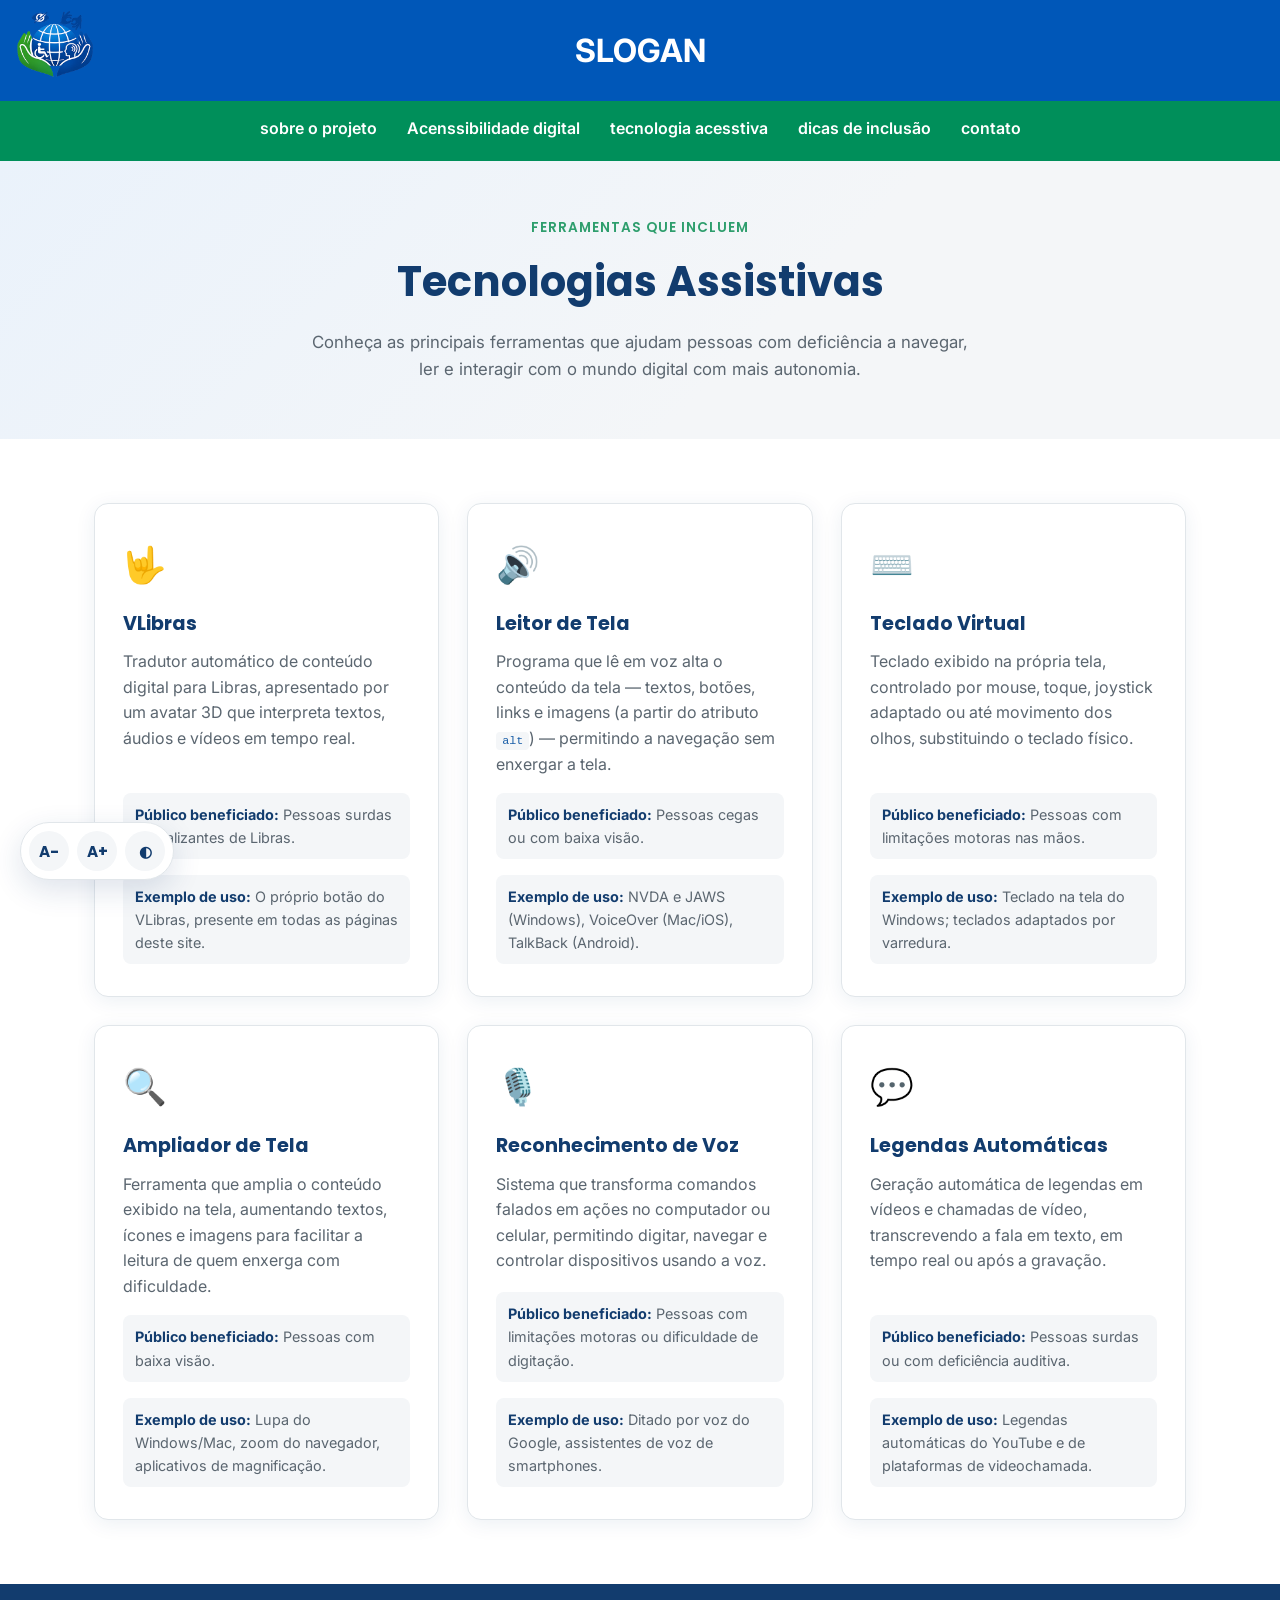
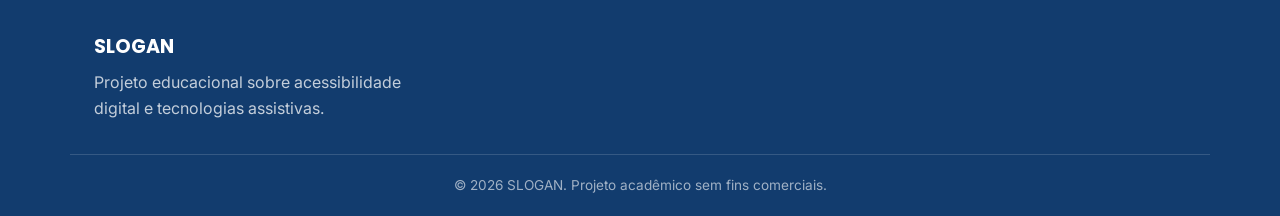
<file: tecnologia.html>
<!DOCTYPE html>
<html lang="pt-br">
<head>
    <meta charset="UTF-8">
    <meta name="viewport" content="width=device-width, initial-scale=1.0">
    <link rel="stylesheet" href="styly.css">
    <link rel="shortcut icon" href="logo.png" type="image/x-icon">
    <link rel="preconnect" href="https://fonts.googleapis.com">
    <link rel="preconnect" href="https://fonts.gstatic.com" crossorigin>
    <link href="https://fonts.googleapis.com/css2?family=Poppins:wght@500;600;700;800&family=Inter:wght@400;500;600&display=swap" rel="stylesheet">
    <title>Tecnologias Assistivas | SLOGAN</title>
</head>
<body>

    <a href="#conteudo-principal" class="pular-para-conteudo">Pular para o conteúdo principal</a>

    <DIV class="LOG">
    <h1> SLOGAN </h1>
    </DIV>
    <Img class="imglogo"  src="logo.png" alt="LOGO"></Img>
     <nav>
        <a href="sobre.html">sobre o projeto</a>
        <a href="acenssibilidade.html">Acenssibilidade digital</a>
        <a href="tecnologia.html">tecnologia acesstiva</a>
        <a href="dicas.html">dicas de inclusão</a>
        <a href="contato.html">contato</a>
     </nav>

    <div class="acessibilidade-barra" role="region" aria-label="Ferramentas de acessibilidade">
        <button type="button" id="btn-diminuir-fonte" class="acessibilidade-barra__botao" aria-label="Diminuir tamanho da fonte">A-</button>
        <button type="button" id="btn-aumentar-fonte" class="acessibilidade-barra__botao" aria-label="Aumentar tamanho da fonte">A+</button>
        <button type="button" id="btn-alto-contraste" class="acessibilidade-barra__botao" aria-label="Ativar ou desativar alto contraste" aria-pressed="false">◐</button>
    </div>

    <main id="conteudo-principal">

        <section class="pagina-hero">
            <div class="container">
                <p class="pagina-hero__eyebrow">Ferramentas que incluem</p>
                <h1 class="pagina-hero__titulo">Tecnologias Assistivas</h1>
                <p class="pagina-hero__descricao">
                    Conheça as principais ferramentas que ajudam pessoas com deficiência
                    a navegar, ler e interagir com o mundo digital com mais autonomia.
                </p>
            </div>
        </section>

        <section class="secao-conteudo">
            <div class="container">

                <div class="grade-cards">

                    <article class="card card-tecnologia">
                        <div class="card__icone" aria-hidden="true">🤟</div>
                        <h2 class="card__titulo">VLibras</h2>
                        <p class="card__texto">
                            Tradutor automático de conteúdo digital para Libras, apresentado
                            por um avatar 3D que interpreta textos, áudios e vídeos em tempo real.
                        </p>
                        <p class="card-tecnologia__campo"><strong>Público beneficiado:</strong> Pessoas surdas e sinalizantes de Libras.</p>
                        <p class="card-tecnologia__campo"><strong>Exemplo de uso:</strong> O próprio botão do VLibras, presente em todas as páginas deste site.</p>
                    </article>

                    <article class="card card-tecnologia">
                        <div class="card__icone" aria-hidden="true">🔊</div>
                        <h2 class="card__titulo">Leitor de Tela</h2>
                        <p class="card__texto">
                            Programa que lê em voz alta o conteúdo da tela — textos, botões, links e imagens
                            (a partir do atributo <code>alt</code>) — permitindo a navegação sem enxergar a tela.
                        </p>
                        <p class="card-tecnologia__campo"><strong>Público beneficiado:</strong> Pessoas cegas ou com baixa visão.</p>
                        <p class="card-tecnologia__campo"><strong>Exemplo de uso:</strong> NVDA e JAWS (Windows), VoiceOver (Mac/iOS), TalkBack (Android).</p>
                    </article>

                    <article class="card card-tecnologia">
                        <div class="card__icone" aria-hidden="true">⌨️</div>
                        <h2 class="card__titulo">Teclado Virtual</h2>
                        <p class="card__texto">
                            Teclado exibido na própria tela, controlado por mouse, toque, joystick
                            adaptado ou até movimento dos olhos, substituindo o teclado físico.
                        </p>
                        <p class="card-tecnologia__campo"><strong>Público beneficiado:</strong> Pessoas com limitações motoras nas mãos.</p>
                        <p class="card-tecnologia__campo"><strong>Exemplo de uso:</strong> Teclado na tela do Windows; teclados adaptados por varredura.</p>
                    </article>

                    <article class="card card-tecnologia">
                        <div class="card__icone" aria-hidden="true">🔍</div>
                        <h2 class="card__titulo">Ampliador de Tela</h2>
                        <p class="card__texto">
                            Ferramenta que amplia o conteúdo exibido na tela, aumentando textos, ícones
                            e imagens para facilitar a leitura de quem enxerga com dificuldade.
                        </p>
                        <p class="card-tecnologia__campo"><strong>Público beneficiado:</strong> Pessoas com baixa visão.</p>
                        <p class="card-tecnologia__campo"><strong>Exemplo de uso:</strong> Lupa do Windows/Mac, zoom do navegador, aplicativos de magnificação.</p>
                    </article>

                    <article class="card card-tecnologia">
                        <div class="card__icone" aria-hidden="true">🎙️</div>
                        <h2 class="card__titulo">Reconhecimento de Voz</h2>
                        <p class="card__texto">
                            Sistema que transforma comandos falados em ações no computador ou celular,
                            permitindo digitar, navegar e controlar dispositivos usando a voz.
                        </p>
                        <p class="card-tecnologia__campo"><strong>Público beneficiado:</strong> Pessoas com limitações motoras ou dificuldade de digitação.</p>
                        <p class="card-tecnologia__campo"><strong>Exemplo de uso:</strong> Ditado por voz do Google, assistentes de voz de smartphones.</p>
                    </article>

                    <article class="card card-tecnologia">
                        <div class="card__icone" aria-hidden="true">💬</div>
                        <h2 class="card__titulo">Legendas Automáticas</h2>
                        <p class="card__texto">
                            Geração automática de legendas em vídeos e chamadas de vídeo, transcrevendo
                            a fala em texto, em tempo real ou após a gravação.
                        </p>
                        <p class="card-tecnologia__campo"><strong>Público beneficiado:</strong> Pessoas surdas ou com deficiência auditiva.</p>
                        <p class="card-tecnologia__campo"><strong>Exemplo de uso:</strong> Legendas automáticas do YouTube e de plataformas de videochamada.</p>
                    </article>

                </div>
            </div>
        </section>

    </main>

    <footer class="rodape">
        <div class="container rodape__interno">

            <div class="rodape__sobre">
                <p class="rodape__logo">SLOGAN</p>
                <p class="rodape__texto">Projeto educacional sobre acessibilidade digital e tecnologias assistivas.</p>
            </div>
        </div>
        <p class="rodape__copy">&copy; 2026 SLOGAN. Projeto acadêmico sem fins comerciais.</p>
    </footer>

    <div vw class="enabled">
        <div vw-access-button class="active"></div>
        <div vw-plugin-wrapper>
            <div class="vw-plugin-top-wrapper"></div>
        </div>
    </div>
    <script src="https://vlibras.gov.br/app/vlibras-plugin.js"></script>
    <script>
        new window.VLibras.Widget("https://vlibras.gov.br/app");
    </script>

    <!-- ===================== ACESSIBILIDADE: alto contraste e tamanho de fonte ===================== -->
    <script>
    (function () {
        var CHAVE_CONTRASTE = "slogan-alto-contraste";
        var CHAVE_FONTE = "slogan-tamanho-fonte";
        var PASSO_FONTE = 12.5;
        var FONTE_MIN = 100;
        var FONTE_MAX = 150;

        function aplicarContraste(ativo) {
            document.body.classList.toggle("alto-contraste", ativo);
            var botao = document.getElementById("btn-alto-contraste");
            if (botao) {
                botao.setAttribute("aria-pressed", ativo ? "true" : "false");
            }
        }

        function aplicarFonte(tamanho) {
            document.documentElement.style.fontSize = tamanho + "%";
        }

        document.addEventListener("DOMContentLoaded", function () {
            var contrasteSalvo = localStorage.getItem(CHAVE_CONTRASTE) === "true";
            aplicarContraste(contrasteSalvo);

            var fonteSalva = parseFloat(localStorage.getItem(CHAVE_FONTE)) || 100;
            aplicarFonte(fonteSalva);

            var botaoContraste = document.getElementById("btn-alto-contraste");
            if (botaoContraste) {
                botaoContraste.addEventListener("click", function () {
                    var ativo = !document.body.classList.contains("alto-contraste");
                    aplicarContraste(ativo);
                    localStorage.setItem(CHAVE_CONTRASTE, ativo);
                });
            }

            var botaoMais = document.getElementById("btn-aumentar-fonte");
            var botaoMenos = document.getElementById("btn-diminuir-fonte");

            if (botaoMais) {
                botaoMais.addEventListener("click", function () {
                    var atual = parseFloat(localStorage.getItem(CHAVE_FONTE)) || 100;
                    var novo = Math.min(FONTE_MAX, atual + PASSO_FONTE);
                    aplicarFonte(novo);
                    localStorage.setItem(CHAVE_FONTE, novo);
                });
            }

            if (botaoMenos) {
                botaoMenos.addEventListener("click", function () {
                    var atual = parseFloat(localStorage.getItem(CHAVE_FONTE)) || 100;
                    var novo = Math.max(FONTE_MIN, atual - PASSO_FONTE);
                    aplicarFonte(novo);
                    localStorage.setItem(CHAVE_FONTE, novo);
                });
            }
        });
    })();
    </script>

</body>
</html>
</file>
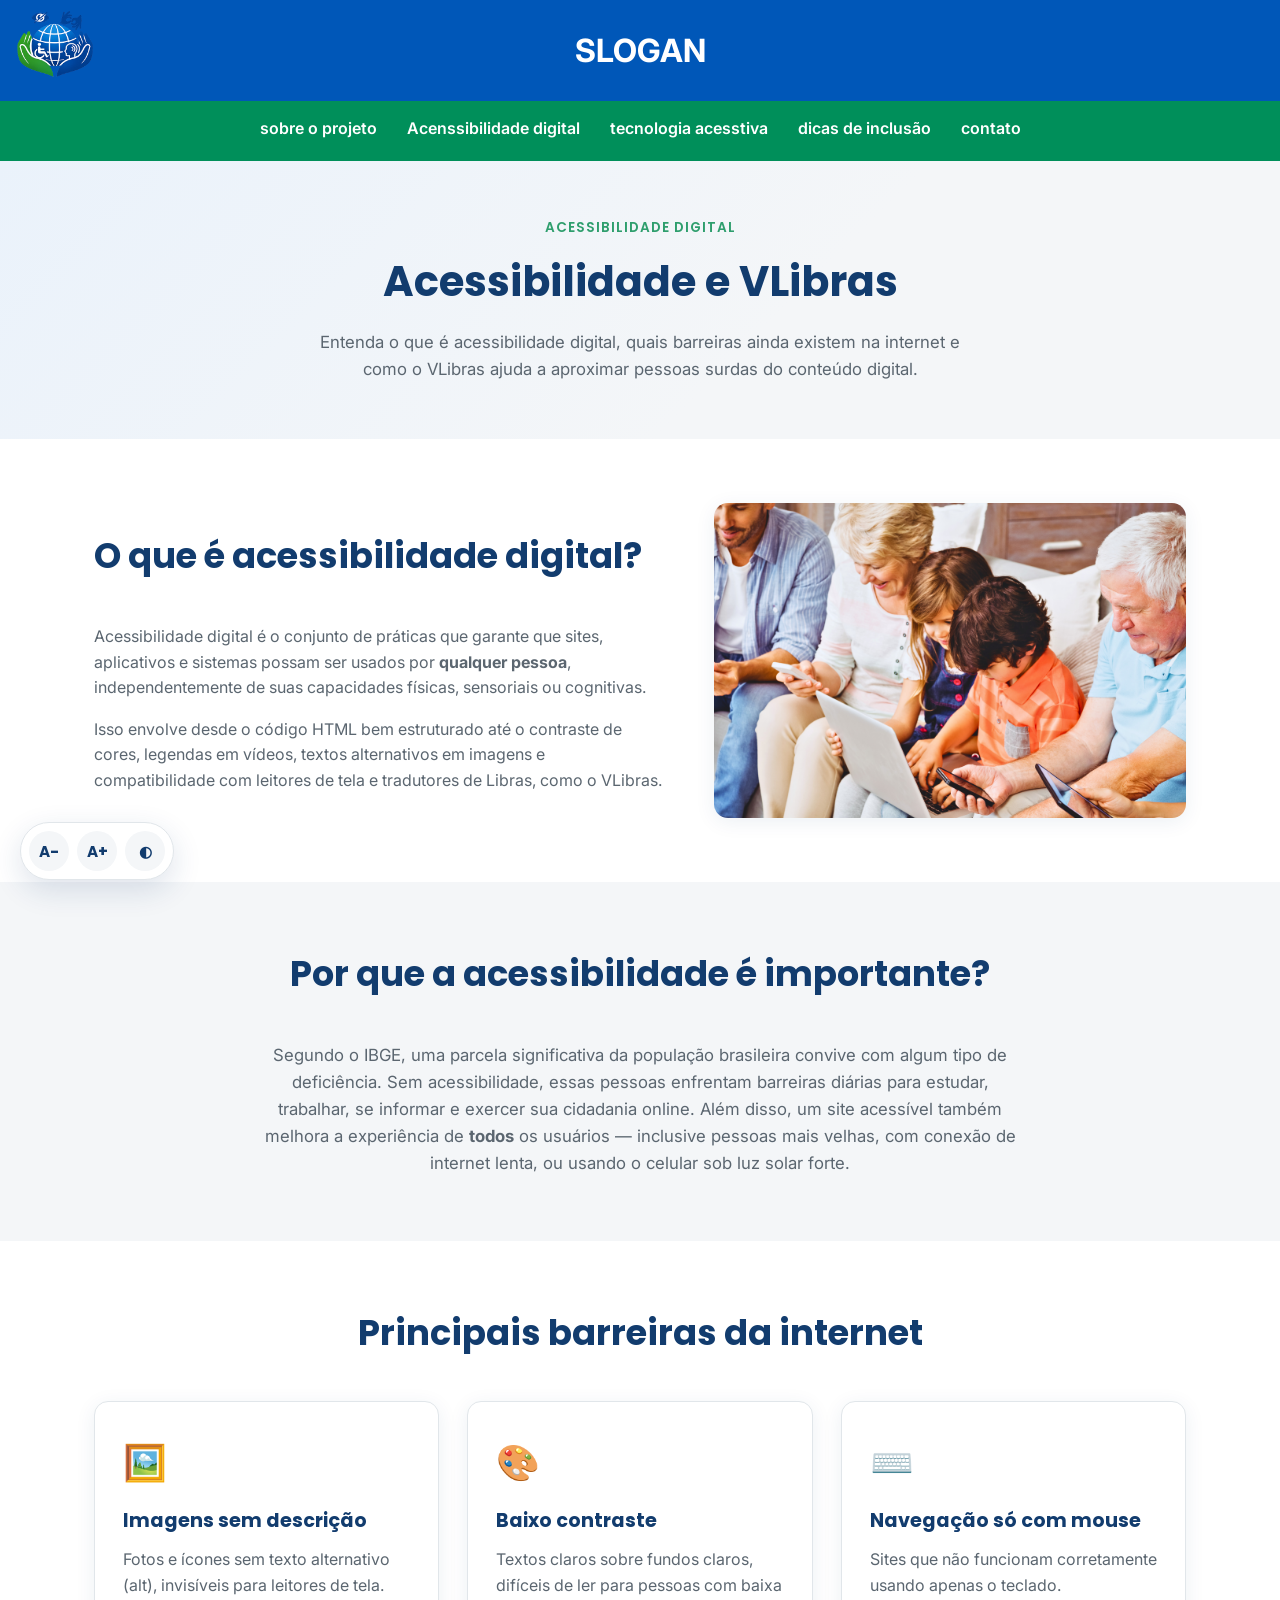
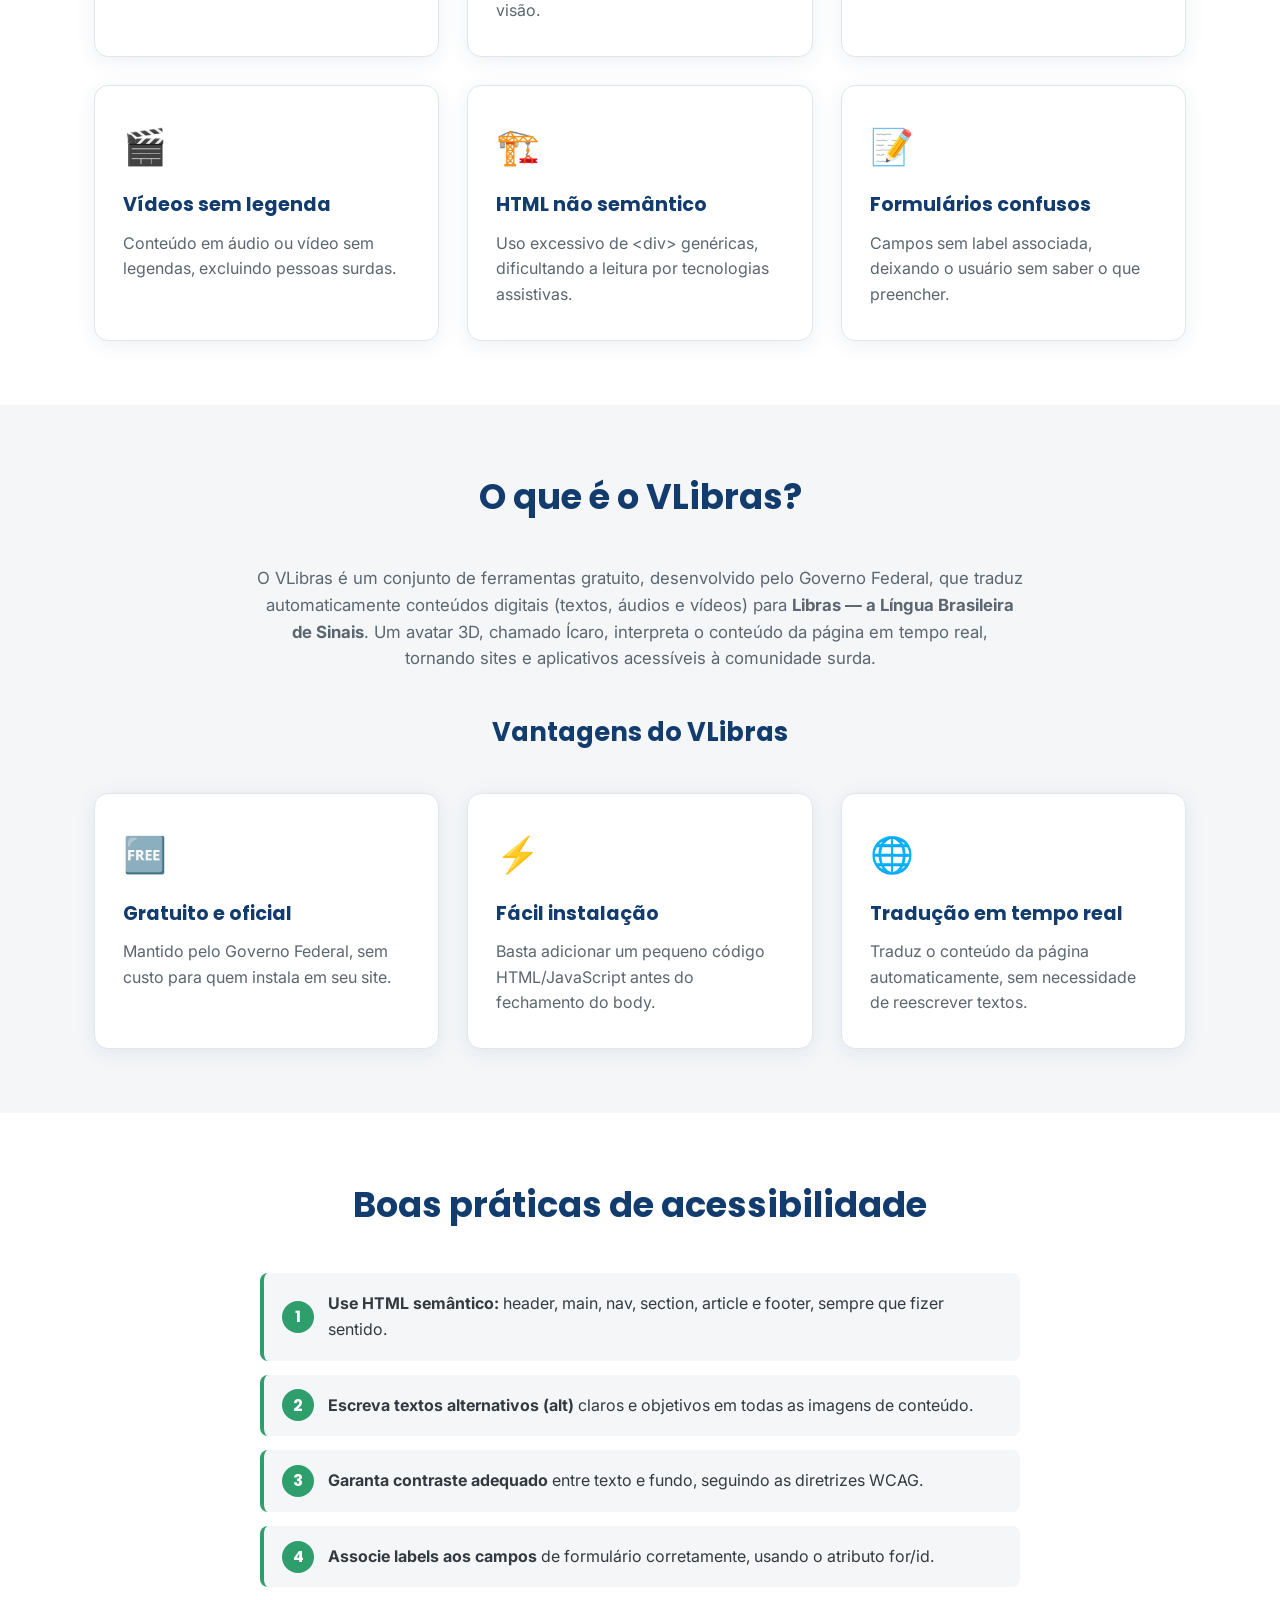
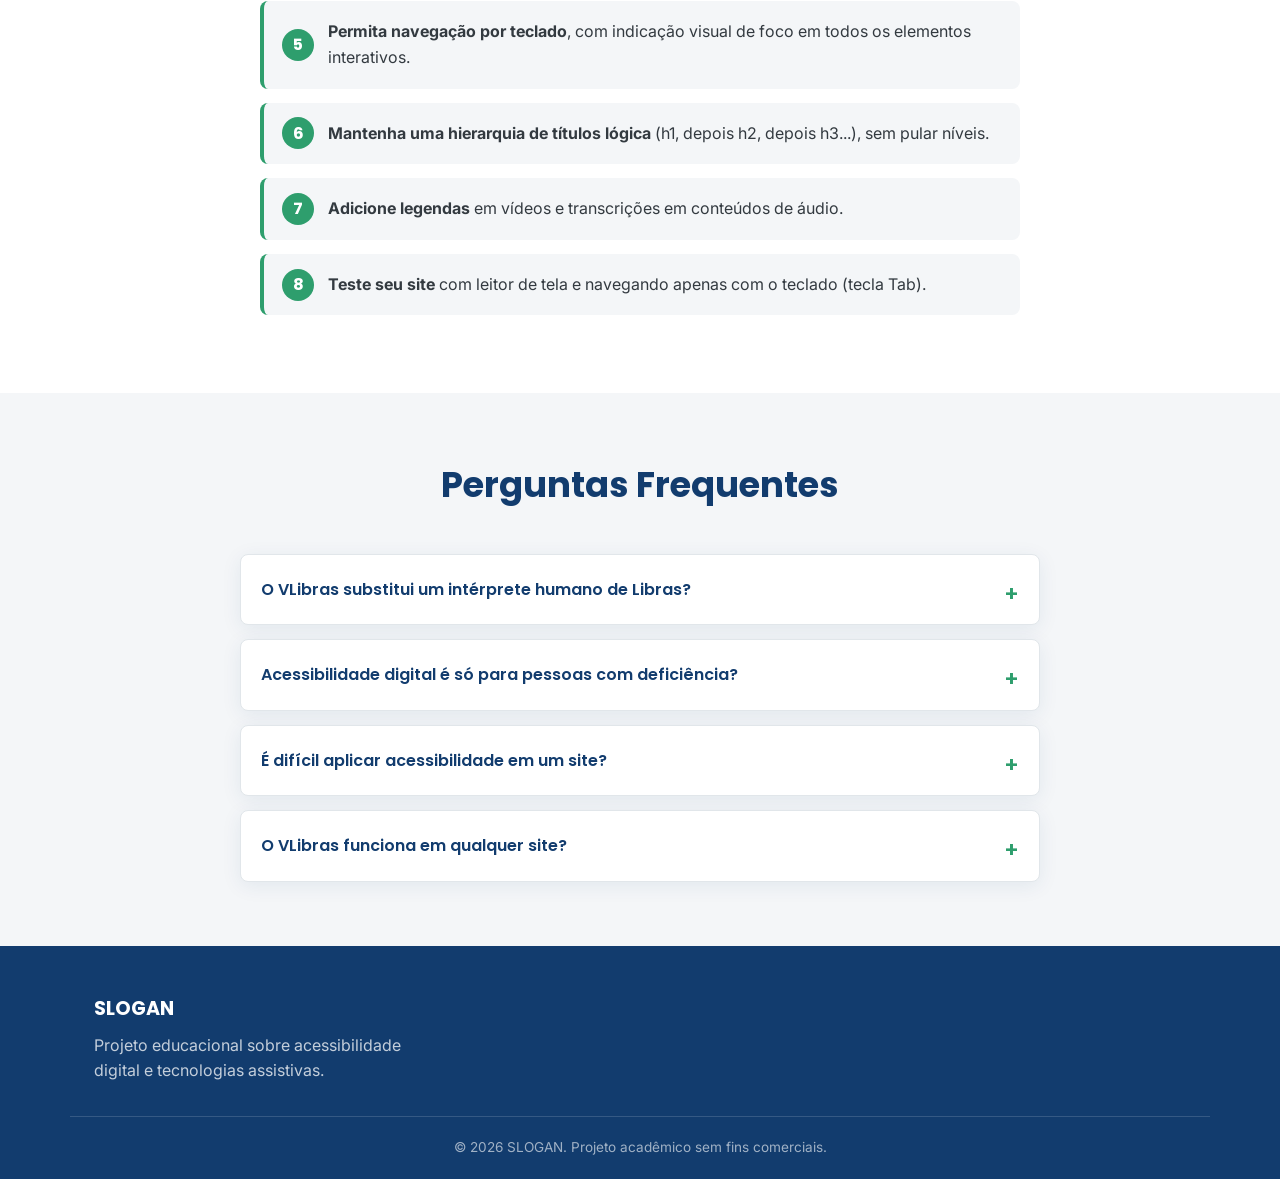
<file: pedro.regi/acenssibilidade.html>
<!DOCTYPE html>
<html lang="pt-br">
<head>
    <meta charset="UTF-8">
    <meta name="viewport" content="width=device-width, initial-scale=1.0">
    <link rel="stylesheet" href="styly.css">
    <link rel="shortcut icon" href="IMAGENS/logo.png" type="image/x-icon">
    <link rel="preconnect" href="https://fonts.googleapis.com">
    <link rel="preconnect" href="https://fonts.gstatic.com" crossorigin>
    <link href="https://fonts.googleapis.com/css2?family=Poppins:wght@500;600;700;800&family=Inter:wght@400;500;600&display=swap" rel="stylesheet">
    <title>Acessibilidade | SLOGAN</title>
</head>
<body>

    <a href="#conteudo-principal" class="pular-para-conteudo">Pular para o conteúdo principal</a>

    <DIV class="LOG">
    <h1> SLOGAN </h1>
    </DIV>
    <Img class="imglogo"  src="IMAGENS/logo.png" alt="LOGO"></Img>
     <nav>
        <a href="sobre.html">sobre o projeto</a>
        <a href="acenssibilidade.html">Acenssibilidade digital</a>
        <a href="tecnologia.html">tecnologia acesstiva</a>
        <a href="dicas.html">dicas de inclusão</a>
        <a href="contato.html">contato</a>
     </nav>

    <div class="acessibilidade-barra" role="region" aria-label="Ferramentas de acessibilidade">
        <button type="button" id="btn-diminuir-fonte" class="acessibilidade-barra__botao" aria-label="Diminuir tamanho da fonte">A-</button>
        <button type="button" id="btn-aumentar-fonte" class="acessibilidade-barra__botao" aria-label="Aumentar tamanho da fonte">A+</button>
        <button type="button" id="btn-alto-contraste" class="acessibilidade-barra__botao" aria-label="Ativar ou desativar alto contraste" aria-pressed="false">◐</button>
    </div>

    <main id="conteudo-principal">

        <section class="pagina-hero">
            <div class="container">
                <p class="pagina-hero__eyebrow">Acessibilidade Digital</p>
                <h1 class="pagina-hero__titulo">Acessibilidade e VLibras</h1>
                <p class="pagina-hero__descricao">
                    Entenda o que é acessibilidade digital, quais barreiras ainda existem na internet
                    e como o VLibras ajuda a aproximar pessoas surdas do conteúdo digital.
                </p>
            </div>
        </section>

        <section class="secao-conteudo">
            <div class="container conteudo-com-imagem">

                <div class="conteudo-com-imagem__texto">
                    <h2 class="titulo-secao titulo-secao--esquerda">O que é acessibilidade digital?</h2>
                    <p>
                        Acessibilidade digital é o conjunto de práticas que garante que sites, aplicativos
                        e sistemas possam ser usados por <strong>qualquer pessoa</strong>, independentemente
                        de suas capacidades físicas, sensoriais ou cognitivas.
                    </p>
                    <p>
                        Isso envolve desde o código HTML bem estruturado até o contraste de cores,
                        legendas em vídeos, textos alternativos em imagens e compatibilidade
                        com leitores de tela e tradutores de Libras, como o VLibras.
                    </p>
                </div>

                <div class="conteudo-com-imagem__imagem">
                    <img src="IMAGENS/imagen.png" alt="Pessoa usando leitor de tela em um notebook, navegando em um site">
                </div>

            </div>
        </section>

        <section class="secao-conteudo secao-conteudo--cinza">
            <div class="container">
                <h2 class="titulo-secao">Por que a acessibilidade é importante?</h2>
                <p class="apresentacao__texto">
                    Segundo o IBGE, uma parcela significativa da população brasileira convive com
                    algum tipo de deficiência. Sem acessibilidade, essas pessoas enfrentam barreiras
                    diárias para estudar, trabalhar, se informar e exercer sua cidadania online.
                    Além disso, um site acessível também melhora a experiência de <strong>todos</strong>
                    os usuários — inclusive pessoas mais velhas, com conexão de internet lenta,
                    ou usando o celular sob luz solar forte.
                </p>
            </div>
        </section>

        <section class="secao-conteudo">
            <div class="container">
                <h2 class="titulo-secao">Principais barreiras da internet</h2>

                <div class="grade-cards">

                    <article class="card">
                        <div class="card__icone" aria-hidden="true">🖼️</div>
                        <h3 class="card__titulo">Imagens sem descrição</h3>
                        <p class="card__texto">Fotos e ícones sem texto alternativo (alt), invisíveis para leitores de tela.</p>
                    </article>

                    <article class="card">
                        <div class="card__icone" aria-hidden="true">🎨</div>
                        <h3 class="card__titulo">Baixo contraste</h3>
                        <p class="card__texto">Textos claros sobre fundos claros, difíceis de ler para pessoas com baixa visão.</p>
                    </article>

                    <article class="card">
                        <div class="card__icone" aria-hidden="true">⌨️</div>
                        <h3 class="card__titulo">Navegação só com mouse</h3>
                        <p class="card__texto">Sites que não funcionam corretamente usando apenas o teclado.</p>
                    </article>

                    <article class="card">
                        <div class="card__icone" aria-hidden="true">🎬</div>
                        <h3 class="card__titulo">Vídeos sem legenda</h3>
                        <p class="card__texto">Conteúdo em áudio ou vídeo sem legendas, excluindo pessoas surdas.</p>
                    </article>

                    <article class="card">
                        <div class="card__icone" aria-hidden="true">🏗️</div>
                        <h3 class="card__titulo">HTML não semântico</h3>
                        <p class="card__texto">Uso excessivo de &lt;div&gt; genéricas, dificultando a leitura por tecnologias assistivas.</p>
                    </article>

                    <article class="card">
                        <div class="card__icone" aria-hidden="true">📝</div>
                        <h3 class="card__titulo">Formulários confusos</h3>
                        <p class="card__texto">Campos sem label associada, deixando o usuário sem saber o que preencher.</p>
                    </article>

                </div>
            </div>
        </section>

        <section class="secao-conteudo secao-conteudo--cinza">
            <div class="container">
                <h2 class="titulo-secao">O que é o VLibras?</h2>
                <p class="apresentacao__texto">
                    O VLibras é um conjunto de ferramentas gratuito, desenvolvido pelo Governo Federal,
                    que traduz automaticamente conteúdos digitais (textos, áudios e vídeos) para
                    <strong>Libras — a Língua Brasileira de Sinais</strong>. Um avatar 3D, chamado Ícaro,
                    interpreta o conteúdo da página em tempo real, tornando sites e aplicativos
                    acessíveis à comunidade surda.
                </p>

                <h3 class="titulo-secao titulo-secao--subsecao">Vantagens do VLibras</h3>
                <div class="grade-cards">
                    <article class="card">
                        <div class="card__icone" aria-hidden="true">🆓</div>
                        <h3 class="card__titulo">Gratuito e oficial</h3>
                        <p class="card__texto">Mantido pelo Governo Federal, sem custo para quem instala em seu site.</p>
                    </article>
                    <article class="card">
                        <div class="card__icone" aria-hidden="true">⚡</div>
                        <h3 class="card__titulo">Fácil instalação</h3>
                        <p class="card__texto">Basta adicionar um pequeno código HTML/JavaScript antes do fechamento do body.</p>
                    </article>
                    <article class="card">
                        <div class="card__icone" aria-hidden="true">🌐</div>
                        <h3 class="card__titulo">Tradução em tempo real</h3>
                        <p class="card__texto">Traduz o conteúdo da página automaticamente, sem necessidade de reescrever textos.</p>
                    </article>
                </div>
            </div>
        </section>

        <section class="secao-conteudo">
            <div class="container">
                <h2 class="titulo-secao">Boas práticas de acessibilidade</h2>
                <ol class="lista-boas-praticas">
                    <li><strong>Use HTML semântico:</strong> header, main, nav, section, article e footer, sempre que fizer sentido.</li>
                    <li><strong>Escreva textos alternativos (alt)</strong> claros e objetivos em todas as imagens de conteúdo.</li>
                    <li><strong>Garanta contraste adequado</strong> entre texto e fundo, seguindo as diretrizes WCAG.</li>
                    <li><strong>Associe labels aos campos</strong> de formulário corretamente, usando o atributo for/id.</li>
                    <li><strong>Permita navegação por teclado</strong>, com indicação visual de foco em todos os elementos interativos.</li>
                    <li><strong>Mantenha uma hierarquia de títulos lógica</strong> (h1, depois h2, depois h3...), sem pular níveis.</li>
                    <li><strong>Adicione legendas</strong> em vídeos e transcrições em conteúdos de áudio.</li>
                    <li><strong>Teste seu site</strong> com leitor de tela e navegando apenas com o teclado (tecla Tab).</li>
                </ol>
            </div>
        </section>

        <section class="secao-conteudo secao-conteudo--cinza">
            <div class="container">
                <h2 class="titulo-secao">Perguntas Frequentes</h2>

                <div class="faq">

                    <details class="faq__item">
                        <summary class="faq__pergunta">O VLibras substitui um intérprete humano de Libras?</summary>
                        <p class="faq__resposta">
                            Não. O VLibras é uma ferramenta tecnológica de apoio, útil para tornar
                            conteúdos digitais mais acessíveis, mas não substitui a atuação
                            de intérpretes humanos em contextos presenciais ou mais complexos.
                        </p>
                    </details>

                    <details class="faq__item">
                        <summary class="faq__pergunta">Acessibilidade digital é só para pessoas com deficiência?</summary>
                        <p class="faq__resposta">
                            Não. Boas práticas de acessibilidade também beneficiam idosos,
                            pessoas com conexão de internet lenta, usuários de celulares
                            antigos e qualquer pessoa em situações temporárias, como um braço machucado.
                        </p>
                    </details>

                    <details class="faq__item">
                        <summary class="faq__pergunta">É difícil aplicar acessibilidade em um site?</summary>
                        <p class="faq__resposta">
                            Não precisa ser. Muitas práticas são simples, como escrever um bom texto
                            alternativo, usar HTML semântico e garantir contraste de cores — coisas
                            que podem ser aplicadas desde o início do desenvolvimento.
                        </p>
                    </details>

                    <details class="faq__item">
                        <summary class="faq__pergunta">O VLibras funciona em qualquer site?</summary>
                        <p class="faq__resposta">
                            Sim, o VLibras pode ser adicionado a qualquer site por meio de um
                            pequeno trecho de código HTML e JavaScript, como fizemos neste projeto.
                        </p>
                    </details>

                </div>
            </div>
        </section>

    </main>

    <footer class="rodape">
        <div class="container rodape__interno">

            <div class="rodape__sobre">
                <p class="rodape__logo">SLOGAN</p>
                <p class="rodape__texto">Projeto educacional sobre acessibilidade digital e tecnologias assistivas.</p>
            </div>
        </div>
        <p class="rodape__copy">&copy; 2026 SLOGAN. Projeto acadêmico sem fins comerciais.</p>
    </footer>

    <div vw class="enabled">
        <div vw-access-button class="active"></div>
        <div vw-plugin-wrapper>
            <div class="vw-plugin-top-wrapper"></div>
        </div>
    </div>
    <script src="https://vlibras.gov.br/app/vlibras-plugin.js"></script>
    <script>
        new window.VLibras.Widget("https://vlibras.gov.br/app");
    </script>

    <!-- ===================== ACESSIBILIDADE: alto contraste e tamanho de fonte ===================== -->
    <script>
    (function () {
        var CHAVE_CONTRASTE = "slogan-alto-contraste";
        var CHAVE_FONTE = "slogan-tamanho-fonte";
        var PASSO_FONTE = 12.5;
        var FONTE_MIN = 100;
        var FONTE_MAX = 150;

        function aplicarContraste(ativo) {
            document.body.classList.toggle("alto-contraste", ativo);
            var botao = document.getElementById("btn-alto-contraste");
            if (botao) {
                botao.setAttribute("aria-pressed", ativo ? "true" : "false");
            }
        }

        function aplicarFonte(tamanho) {
            document.documentElement.style.fontSize = tamanho + "%";
        }

        document.addEventListener("DOMContentLoaded", function () {
            var contrasteSalvo = localStorage.getItem(CHAVE_CONTRASTE) === "true";
            aplicarContraste(contrasteSalvo);

            var fonteSalva = parseFloat(localStorage.getItem(CHAVE_FONTE)) || 100;
            aplicarFonte(fonteSalva);

            var botaoContraste = document.getElementById("btn-alto-contraste");
            if (botaoContraste) {
                botaoContraste.addEventListener("click", function () {
                    var ativo = !document.body.classList.contains("alto-contraste");
                    aplicarContraste(ativo);
                    localStorage.setItem(CHAVE_CONTRASTE, ativo);
                });
            }

            var botaoMais = document.getElementById("btn-aumentar-fonte");
            var botaoMenos = document.getElementById("btn-diminuir-fonte");

            if (botaoMais) {
                botaoMais.addEventListener("click", function () {
                    var atual = parseFloat(localStorage.getItem(CHAVE_FONTE)) || 100;
                    var novo = Math.min(FONTE_MAX, atual + PASSO_FONTE);
                    aplicarFonte(novo);
                    localStorage.setItem(CHAVE_FONTE, novo);
                });
            }

            if (botaoMenos) {
                botaoMenos.addEventListener("click", function () {
                    var atual = parseFloat(localStorage.getItem(CHAVE_FONTE)) || 100;
                    var novo = Math.max(FONTE_MIN, atual - PASSO_FONTE);
                    aplicarFonte(novo);
                    localStorage.setItem(CHAVE_FONTE, novo);
                });
            }
        });
    })();
    </script>

</body>
</html>
</file>
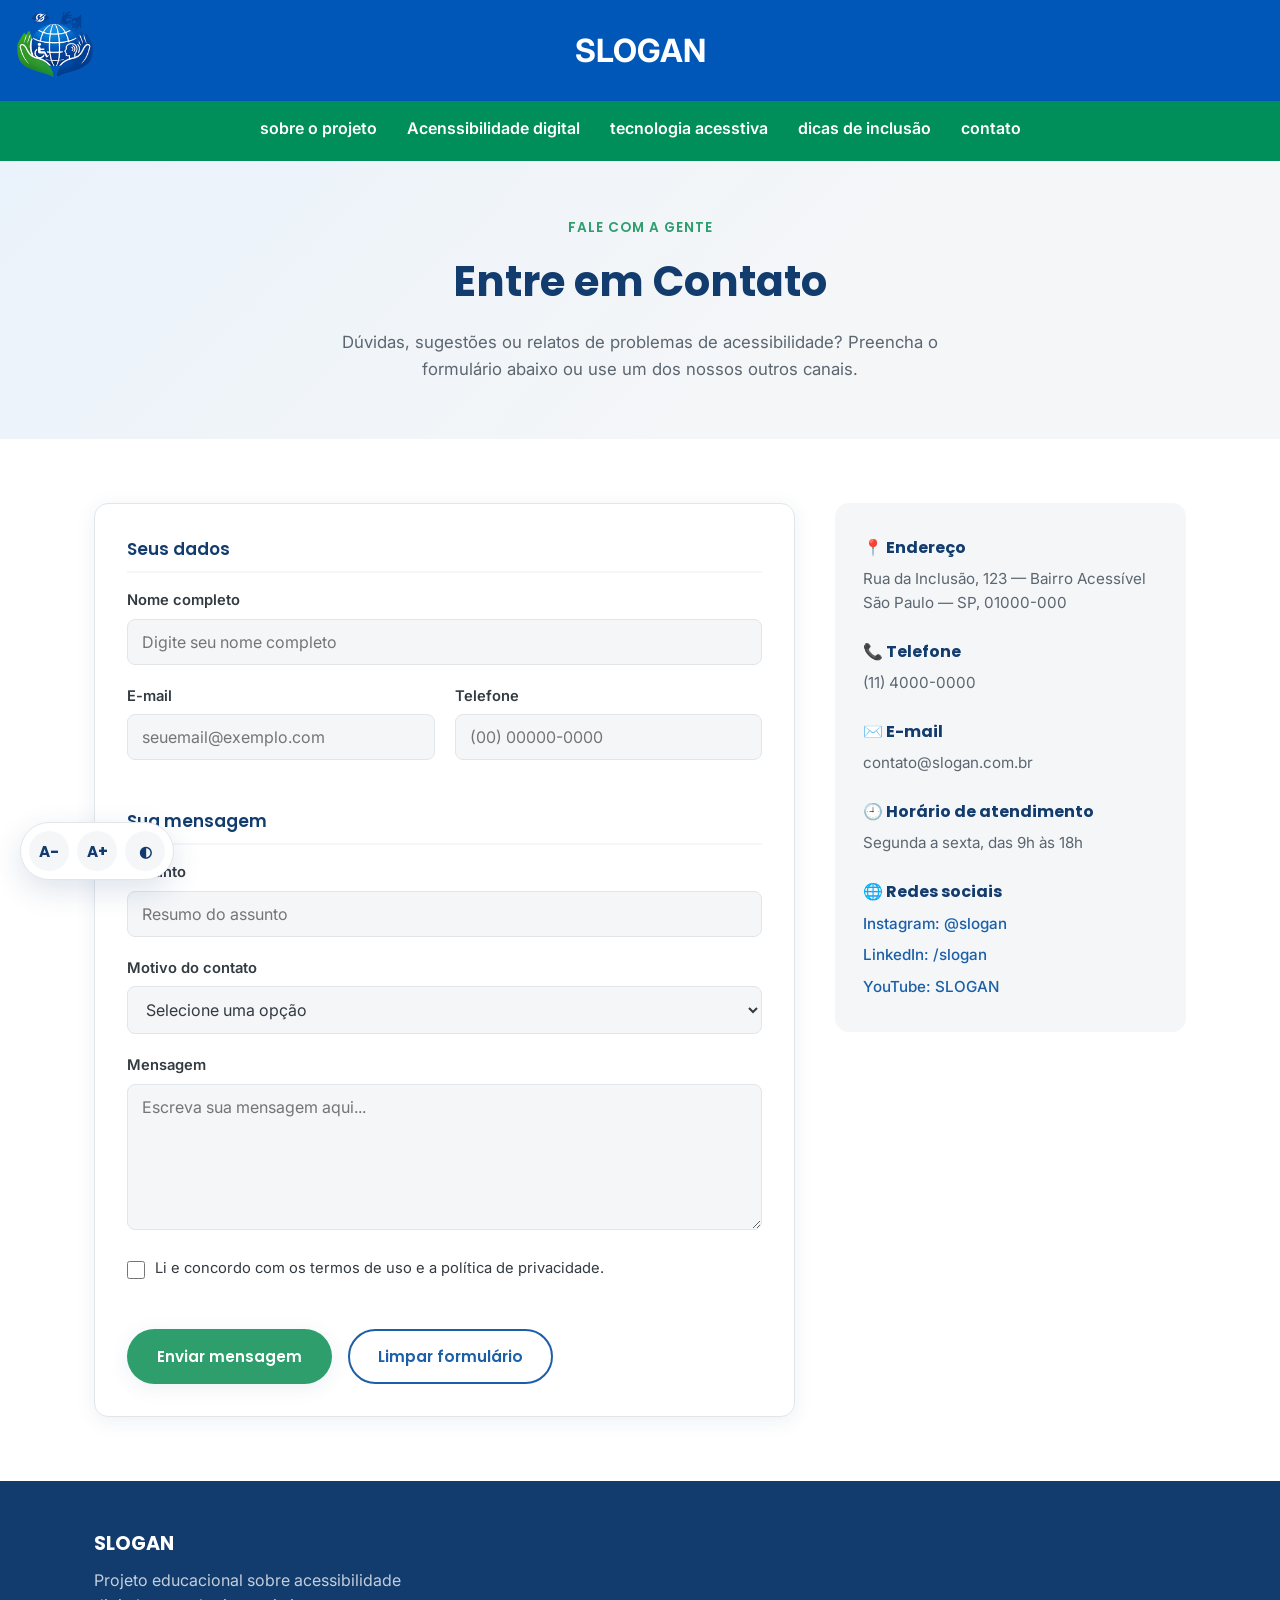
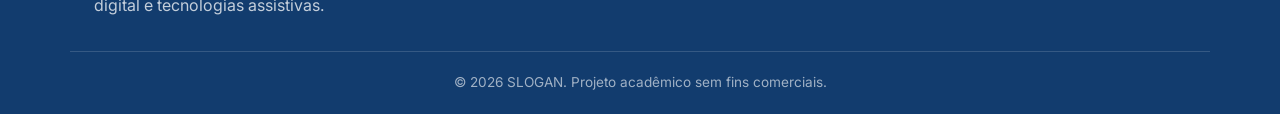
<file: pedro.regi/contato.html>
<!DOCTYPE html>
<html lang="pt-br">
<head>
    <meta charset="UTF-8">
    <meta name="viewport" content="width=device-width, initial-scale=1.0">
    <link rel="stylesheet" href="styly.css">
    <link rel="shortcut icon" href="IMAGENS/logo.png" type="image/x-icon">
    <link rel="preconnect" href="https://fonts.googleapis.com">
    <link rel="preconnect" href="https://fonts.gstatic.com" crossorigin>
    <link href="https://fonts.googleapis.com/css2?family=Poppins:wght@500;600;700;800&family=Inter:wght@400;500;600&display=swap" rel="stylesheet">
    <title>Contato | SLOGAN</title>
</head>
<body>

    <a href="#conteudo-principal" class="pular-para-conteudo">Pular para o conteúdo principal</a>

    <DIV class="LOG">
    <h1> SLOGAN </h1>
    </DIV>
    <Img class="imglogo"  src="IMAGENS/logo.png" alt="LOGO"></Img>
     <nav>
        <a href="sobre.html">sobre o projeto</a>
        <a href="acenssibilidade.html">Acenssibilidade digital</a>
        <a href="tecnologia.html">tecnologia acesstiva</a>
        <a href="dicas.html">dicas de inclusão</a>
        <a href="contato.html">contato</a>
     </nav>

    <div class="acessibilidade-barra" role="region" aria-label="Ferramentas de acessibilidade">
        <button type="button" id="btn-diminuir-fonte" class="acessibilidade-barra__botao" aria-label="Diminuir tamanho da fonte">A-</button>
        <button type="button" id="btn-aumentar-fonte" class="acessibilidade-barra__botao" aria-label="Aumentar tamanho da fonte">A+</button>
        <button type="button" id="btn-alto-contraste" class="acessibilidade-barra__botao" aria-label="Ativar ou desativar alto contraste" aria-pressed="false">◐</button>
    </div>

    <main id="conteudo-principal">

        <section class="pagina-hero">
            <div class="container">
                <p class="pagina-hero__eyebrow">Fale com a gente</p>
                <h1 class="pagina-hero__titulo">Entre em Contato</h1>
                <p class="pagina-hero__descricao">
                    Dúvidas, sugestões ou relatos de problemas de acessibilidade?
                    Preencha o formulário abaixo ou use um dos nossos outros canais.
                </p>
            </div>
        </section>

        <section class="secao-conteudo">
            <div class="container pagina-contato">

                <form class="formulario-contato" action="#" method="get">

                    <fieldset class="formulario-contato__grupo">
                        <legend class="formulario-contato__legenda">Seus dados</legend>

                        <div class="campo">
                            <label for="campo-nome">Nome completo</label>
                            <input type="text" id="campo-nome" name="nome" placeholder="Digite seu nome completo" required>
                        </div>

                        <div class="campo-linha">
                            <div class="campo">
                                <label for="campo-email">E-mail</label>
                                <input type="email" id="campo-email" name="email" placeholder="seuemail@exemplo.com" required>
                            </div>

                            <div class="campo">
                                <label for="campo-telefone">Telefone</label>
                                <input type="tel" id="campo-telefone" name="telefone" placeholder="(00) 00000-0000">
                            </div>
                        </div>
                    </fieldset>

                    <fieldset class="formulario-contato__grupo">
                        <legend class="formulario-contato__legenda">Sua mensagem</legend>

                        <div class="campo">
                            <label for="campo-assunto">Assunto</label>
                            <input type="text" id="campo-assunto" name="assunto" placeholder="Resumo do assunto" required>
                        </div>

                        <div class="campo">
                            <label for="campo-motivo">Motivo do contato</label>
                            <select id="campo-motivo" name="motivo" required>
                                <option value="" selected disabled>Selecione uma opção</option>
                                <option value="duvida">Dúvida</option>
                                <option value="sugestao">Sugestão</option>
                                <option value="elogio">Elogio</option>
                                <option value="problema-acessibilidade">Problema de acessibilidade</option>
                                <option value="solicitacao-informacao">Solicitação de informação</option>
                                <option value="outro">Outro</option>
                            </select>
                        </div>

                        <div class="campo">
                            <label for="campo-mensagem">Mensagem</label>
                            <textarea id="campo-mensagem" name="mensagem" rows="6" placeholder="Escreva sua mensagem aqui..." required></textarea>
                        </div>

                        <div class="campo campo--checkbox">
                            <input type="checkbox" id="campo-termos" name="termos" required>
                            <label for="campo-termos">Li e concordo com os termos de uso e a política de privacidade.</label>
                        </div>
                    </fieldset>

                    <div class="formulario-contato__botoes">
                        <button type="submit" class="botao botao--primario">Enviar mensagem</button>
                        <button type="reset" class="botao botao--secundario">Limpar formulário</button>
                    </div>

                </form>

                <aside class="info-contato" aria-label="Informações de contato">

                    <div class="info-contato__bloco">
                        <h2 class="info-contato__titulo">📍 Endereço</h2>
                        <p>Rua da Inclusão, 123 — Bairro Acessível<br>São Paulo — SP, 01000-000</p>
                    </div>

                    <div class="info-contato__bloco">
                        <h2 class="info-contato__titulo">📞 Telefone</h2>
                        <p>(11) 4000-0000</p>
                    </div>

                    <div class="info-contato__bloco">
                        <h2 class="info-contato__titulo">✉️ E-mail</h2>
                        <p>contato@slogan.com.br</p>
                    </div>

                    <div class="info-contato__bloco">
                        <h2 class="info-contato__titulo">🕘 Horário de atendimento</h2>
                        <p>Segunda a sexta, das 9h às 18h</p>
                    </div>

                    <div class="info-contato__bloco">
                        <h2 class="info-contato__titulo">🌐 Redes sociais</h2>
                        <ul class="info-contato__redes">
                            <li><a href="#">Instagram: @slogan</a></li>
                            <li><a href="#">LinkedIn: /slogan</a></li>
                            <li><a href="#">YouTube: SLOGAN</a></li>
                        </ul>
                    </div>

                </aside>

            </div>
        </section>

    </main>

    <footer class="rodape">
        <div class="container rodape__interno">

            <div class="rodape__sobre">
                <p class="rodape__logo">SLOGAN</p>
                <p class="rodape__texto">Projeto educacional sobre acessibilidade digital e tecnologias assistivas.</p>
            </div>

        </div>
        <p class="rodape__copy">&copy; 2026 SLOGAN. Projeto acadêmico sem fins comerciais.</p>
    </footer>

    <div vw class="enabled">
        <div vw-access-button class="active"></div>
        <div vw-plugin-wrapper>
            <div class="vw-plugin-top-wrapper"></div>
        </div>
    </div>
    <script src="https://vlibras.gov.br/app/vlibras-plugin.js"></script>
    <script>
        new window.VLibras.Widget("https://vlibras.gov.br/app");
    </script>

    <!-- ===================== ACESSIBILIDADE: alto contraste e tamanho de fonte ===================== -->
    <script>
    (function () {
        var CHAVE_CONTRASTE = "slogan-alto-contraste";
        var CHAVE_FONTE = "slogan-tamanho-fonte";
        var PASSO_FONTE = 12.5;
        var FONTE_MIN = 100;
        var FONTE_MAX = 150;

        function aplicarContraste(ativo) {
            document.body.classList.toggle("alto-contraste", ativo);
            var botao = document.getElementById("btn-alto-contraste");
            if (botao) {
                botao.setAttribute("aria-pressed", ativo ? "true" : "false");
            }
        }

        function aplicarFonte(tamanho) {
            document.documentElement.style.fontSize = tamanho + "%";
        }

        document.addEventListener("DOMContentLoaded", function () {
            var contrasteSalvo = localStorage.getItem(CHAVE_CONTRASTE) === "true";
            aplicarContraste(contrasteSalvo);

            var fonteSalva = parseFloat(localStorage.getItem(CHAVE_FONTE)) || 100;
            aplicarFonte(fonteSalva);

            var botaoContraste = document.getElementById("btn-alto-contraste");
            if (botaoContraste) {
                botaoContraste.addEventListener("click", function () {
                    var ativo = !document.body.classList.contains("alto-contraste");
                    aplicarContraste(ativo);
                    localStorage.setItem(CHAVE_CONTRASTE, ativo);
                });
            }

            var botaoMais = document.getElementById("btn-aumentar-fonte");
            var botaoMenos = document.getElementById("btn-diminuir-fonte");

            if (botaoMais) {
                botaoMais.addEventListener("click", function () {
                    var atual = parseFloat(localStorage.getItem(CHAVE_FONTE)) || 100;
                    var novo = Math.min(FONTE_MAX, atual + PASSO_FONTE);
                    aplicarFonte(novo);
                    localStorage.setItem(CHAVE_FONTE, novo);
                });
            }

            if (botaoMenos) {
                botaoMenos.addEventListener("click", function () {
                    var atual = parseFloat(localStorage.getItem(CHAVE_FONTE)) || 100;
                    var novo = Math.max(FONTE_MIN, atual - PASSO_FONTE);
                    aplicarFonte(novo);
                    localStorage.setItem(CHAVE_FONTE, novo);
                });
            }
        });
    })();
    </script>

</body>
</html>
</file>
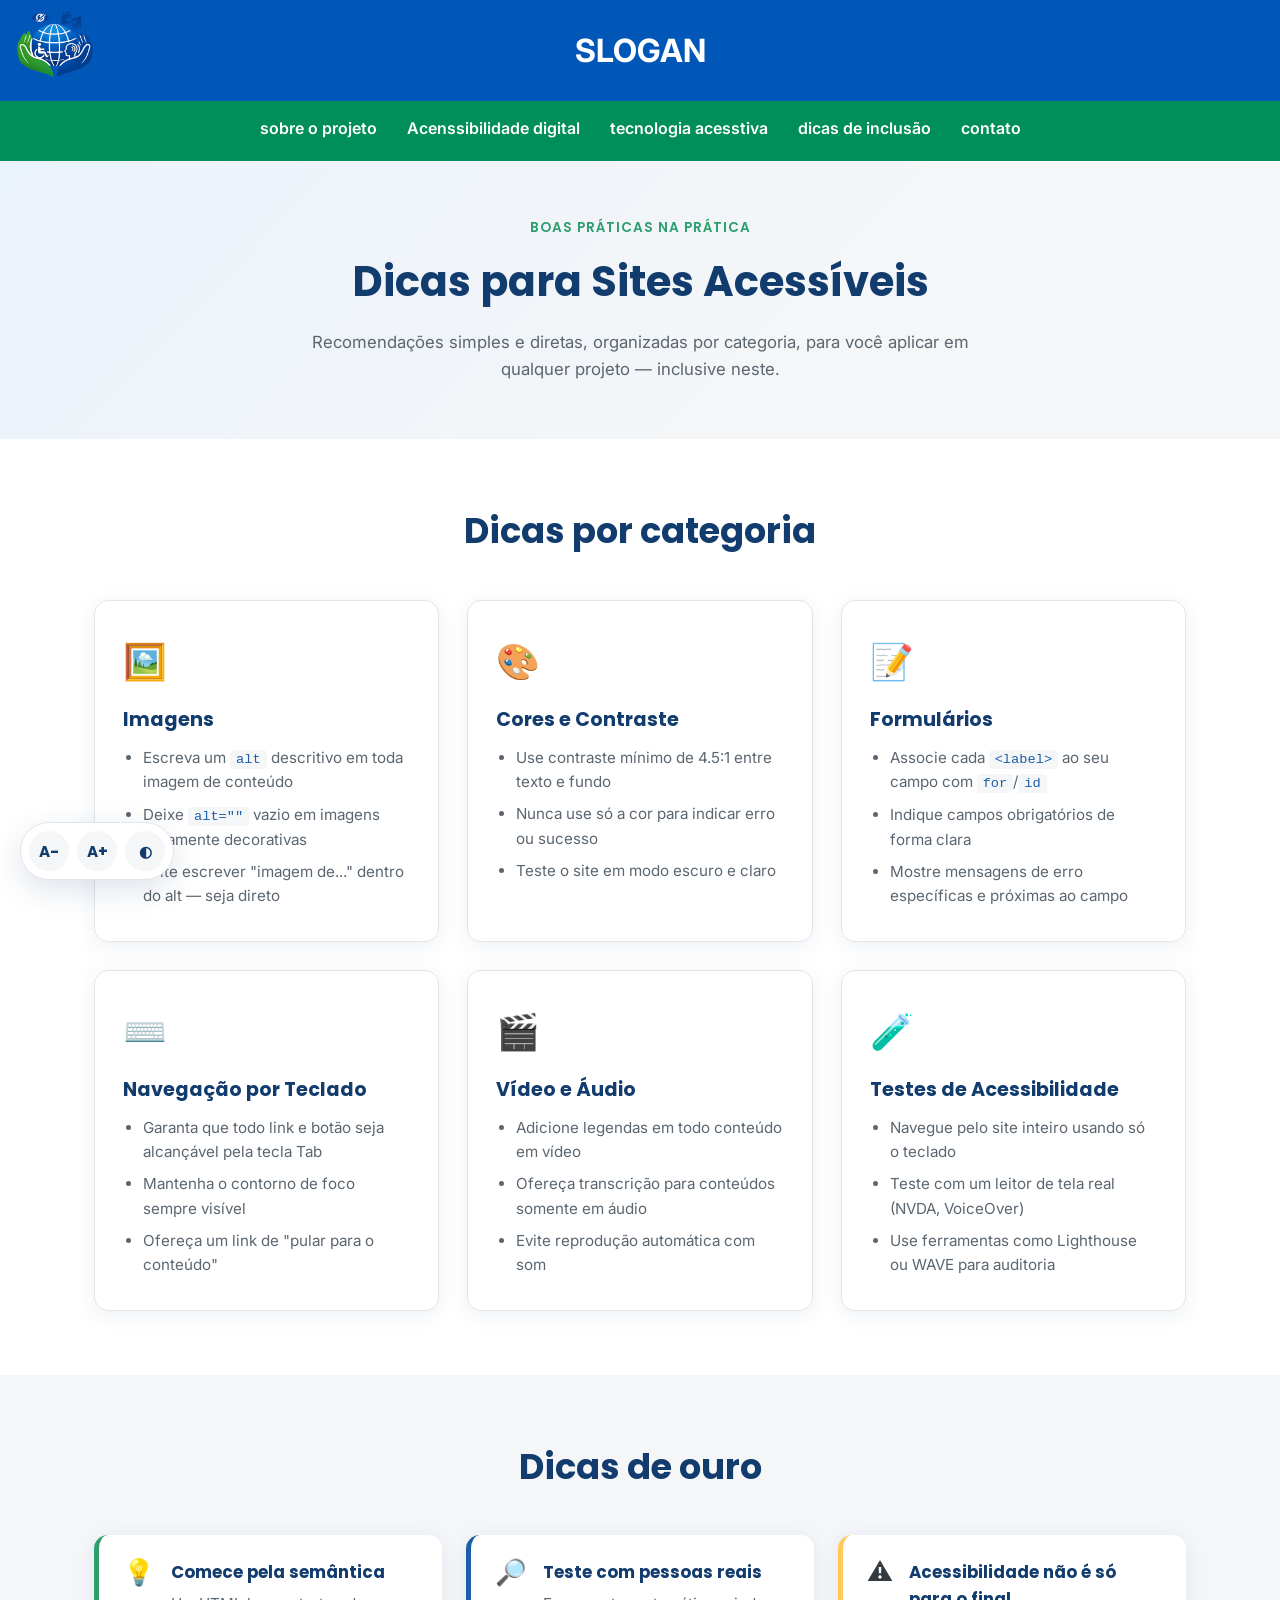
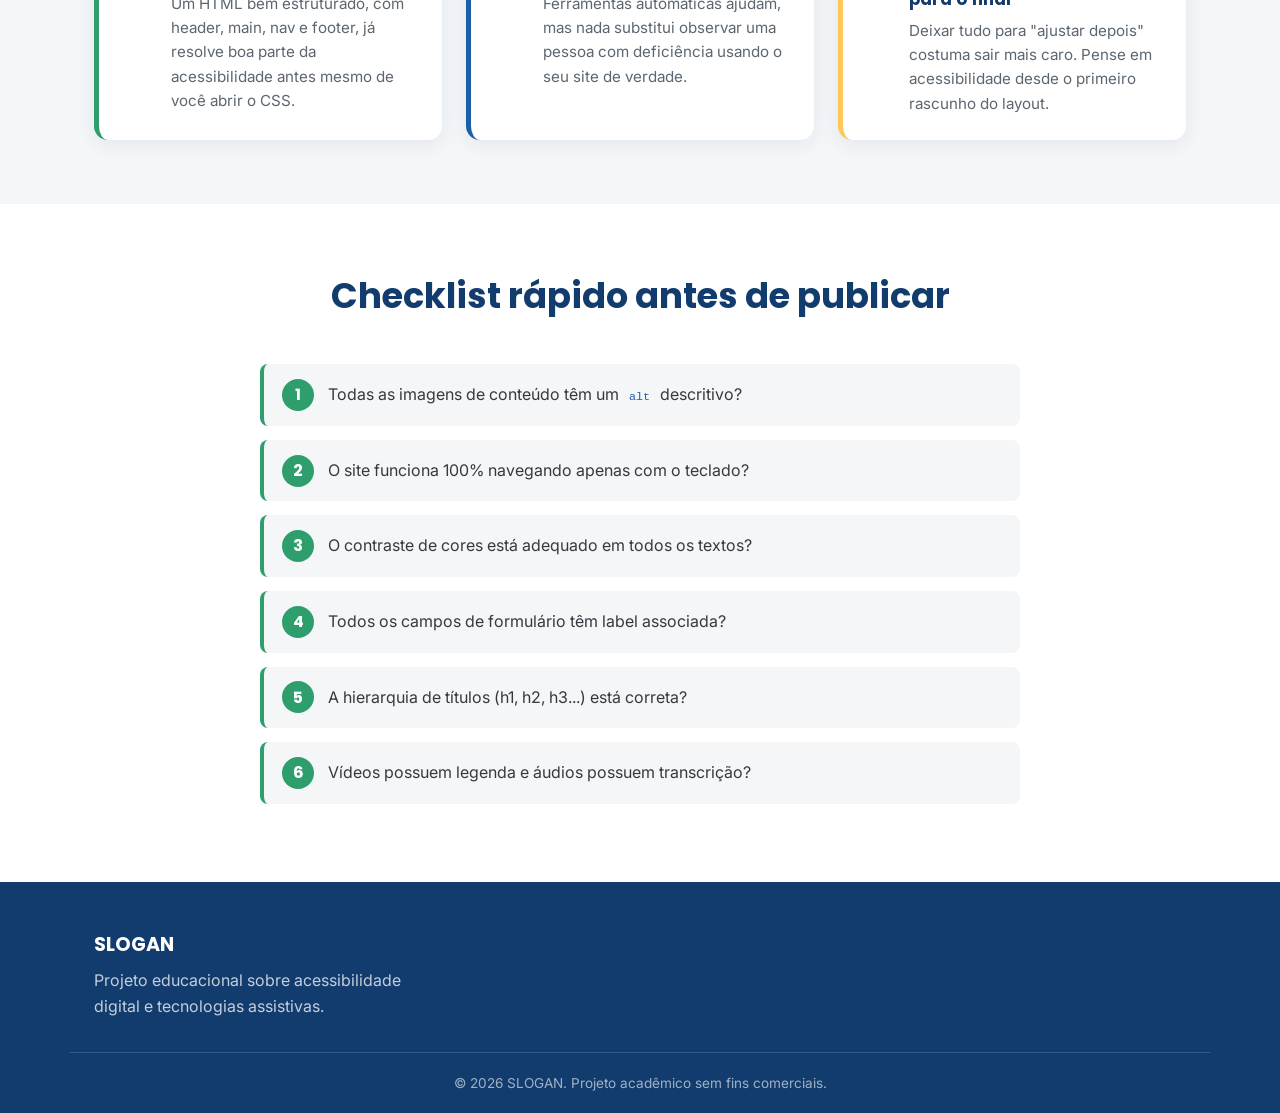
<file: pedro.regi/dicas.html>
<!DOCTYPE html>
<html lang="pt-br">
<head>
    <meta charset="UTF-8">
    <meta name="viewport" content="width=device-width, initial-scale=1.0">
    <link rel="stylesheet" href="styly.css">
    <link rel="shortcut icon" href="IMAGENS/logo.png" type="image/x-icon">
    <link rel="preconnect" href="https://fonts.googleapis.com">
    <link rel="preconnect" href="https://fonts.gstatic.com" crossorigin>
    <link href="https://fonts.googleapis.com/css2?family=Poppins:wght@500;600;700;800&family=Inter:wght@400;500;600&display=swap" rel="stylesheet">
    <title>Dicas | SLOGAN</title>
</head>
<body>

    <a href="#conteudo-principal" class="pular-para-conteudo">Pular para o conteúdo principal</a>

    <DIV class="LOG">
    <h1> SLOGAN </h1>
    </DIV>
    <Img class="imglogo"  src="IMAGENS/logo.png" alt="LOGO"></Img>
     <nav>
        <a href="sobre.html">sobre o projeto</a>
        <a href="acenssibilidade.html">Acenssibilidade digital</a>
        <a href="tecnologia.html">tecnologia acesstiva</a>
        <a href="dicas.html">dicas de inclusão</a>
        <a href="contato.html">contato</a>
     </nav>

    <div class="acessibilidade-barra" role="region" aria-label="Ferramentas de acessibilidade">
        <button type="button" id="btn-diminuir-fonte" class="acessibilidade-barra__botao" aria-label="Diminuir tamanho da fonte">A-</button>
        <button type="button" id="btn-aumentar-fonte" class="acessibilidade-barra__botao" aria-label="Aumentar tamanho da fonte">A+</button>
        <button type="button" id="btn-alto-contraste" class="acessibilidade-barra__botao" aria-label="Ativar ou desativar alto contraste" aria-pressed="false">◐</button>
    </div>

    <main id="conteudo-principal">

        <section class="pagina-hero">
            <div class="container">
                <p class="pagina-hero__eyebrow">Boas práticas na prática</p>
                <h1 class="pagina-hero__titulo">Dicas para Sites Acessíveis</h1>
                <p class="pagina-hero__descricao">
                    Recomendações simples e diretas, organizadas por categoria,
                    para você aplicar em qualquer projeto — inclusive neste.
                </p>
            </div>
        </section>

        <section class="secao-conteudo">
            <div class="container">
                <h2 class="titulo-secao">Dicas por categoria</h2>

                <div class="grade-cards">

                    <article class="card">
                        <div class="card__icone" aria-hidden="true">🖼️</div>
                        <h3 class="card__titulo">Imagens</h3>
                        <ul class="card__lista">
                            <li>Escreva um <code>alt</code> descritivo em toda imagem de conteúdo</li>
                            <li>Deixe <code>alt=""</code> vazio em imagens puramente decorativas</li>
                            <li>Evite escrever "imagem de..." dentro do alt — seja direto</li>
                        </ul>
                    </article>

                    <article class="card">
                        <div class="card__icone" aria-hidden="true">🎨</div>
                        <h3 class="card__titulo">Cores e Contraste</h3>
                        <ul class="card__lista">
                            <li>Use contraste mínimo de 4.5:1 entre texto e fundo</li>
                            <li>Nunca use só a cor para indicar erro ou sucesso</li>
                            <li>Teste o site em modo escuro e claro</li>
                        </ul>
                    </article>

                    <article class="card">
                        <div class="card__icone" aria-hidden="true">📝</div>
                        <h3 class="card__titulo">Formulários</h3>
                        <ul class="card__lista">
                            <li>Associe cada <code>&lt;label&gt;</code> ao seu campo com <code>for</code>/<code>id</code></li>
                            <li>Indique campos obrigatórios de forma clara</li>
                            <li>Mostre mensagens de erro específicas e próximas ao campo</li>
                        </ul>
                    </article>

                    <article class="card">
                        <div class="card__icone" aria-hidden="true">⌨️</div>
                        <h3 class="card__titulo">Navegação por Teclado</h3>
                        <ul class="card__lista">
                            <li>Garanta que todo link e botão seja alcançável pela tecla Tab</li>
                            <li>Mantenha o contorno de foco sempre visível</li>
                            <li>Ofereça um link de "pular para o conteúdo"</li>
                        </ul>
                    </article>

                    <article class="card">
                        <div class="card__icone" aria-hidden="true">🎬</div>
                        <h3 class="card__titulo">Vídeo e Áudio</h3>
                        <ul class="card__lista">
                            <li>Adicione legendas em todo conteúdo em vídeo</li>
                            <li>Ofereça transcrição para conteúdos somente em áudio</li>
                            <li>Evite reprodução automática com som</li>
                        </ul>
                    </article>

                    <article class="card">
                        <div class="card__icone" aria-hidden="true">🧪</div>
                        <h3 class="card__titulo">Testes de Acessibilidade</h3>
                        <ul class="card__lista">
                            <li>Navegue pelo site inteiro usando só o teclado</li>
                            <li>Teste com um leitor de tela real (NVDA, VoiceOver)</li>
                            <li>Use ferramentas como Lighthouse ou WAVE para auditoria</li>
                        </ul>
                    </article>

                </div>
            </div>
        </section>

        <section class="secao-conteudo secao-conteudo--cinza">
            <div class="container">
                <h2 class="titulo-secao">Dicas de ouro</h2>

                <div class="grade-caixas">

                    <div class="caixa-destaque caixa-destaque--verde">
                        <div class="caixa-destaque__icone" aria-hidden="true">💡</div>
                        <div>
                            <h3 class="caixa-destaque__titulo">Comece pela semântica</h3>
                            <p class="caixa-destaque__texto">
                                Um HTML bem estruturado, com header, main, nav e footer, já resolve
                                boa parte da acessibilidade antes mesmo de você abrir o CSS.
                            </p>
                        </div>
                    </div>

                    <div class="caixa-destaque caixa-destaque--azul">
                        <div class="caixa-destaque__icone" aria-hidden="true">🔎</div>
                        <div>
                            <h3 class="caixa-destaque__titulo">Teste com pessoas reais</h3>
                            <p class="caixa-destaque__texto">
                                Ferramentas automáticas ajudam, mas nada substitui observar uma pessoa
                                com deficiência usando o seu site de verdade.
                            </p>
                        </div>
                    </div>

                    <div class="caixa-destaque caixa-destaque--amarelo">
                        <div class="caixa-destaque__icone" aria-hidden="true">⚠️</div>
                        <div>
                            <h3 class="caixa-destaque__titulo">Acessibilidade não é só para o final</h3>
                            <p class="caixa-destaque__texto">
                                Deixar tudo para "ajustar depois" costuma sair mais caro. Pense em
                                acessibilidade desde o primeiro rascunho do layout.
                            </p>
                        </div>
                    </div>

                </div>
            </div>
        </section>

        <section class="secao-conteudo">
            <div class="container">
                <h2 class="titulo-secao">Checklist rápido antes de publicar</h2>
                <ol class="lista-boas-praticas">
                    <li>Todas as imagens de conteúdo têm um <code>alt</code> descritivo?</li>
                    <li>O site funciona 100% navegando apenas com o teclado?</li>
                    <li>O contraste de cores está adequado em todos os textos?</li>
                    <li>Todos os campos de formulário têm label associada?</li>
                    <li>A hierarquia de títulos (h1, h2, h3...) está correta?</li>
                    <li>Vídeos possuem legenda e áudios possuem transcrição?</li>
                </ol>
            </div>
        </section>

    </main>

    <footer class="rodape">
        <div class="container rodape__interno">

            <div class="rodape__sobre">
                <p class="rodape__logo">SLOGAN</p>
                <p class="rodape__texto">Projeto educacional sobre acessibilidade digital e tecnologias assistivas.</p>
            </div>
        </div>
        <p class="rodape__copy">&copy; 2026 SLOGAN. Projeto acadêmico sem fins comerciais.</p>
    </footer>

    <div vw class="enabled">
        <div vw-access-button class="active"></div>
        <div vw-plugin-wrapper>
            <div class="vw-plugin-top-wrapper"></div>
        </div>
    </div>
    <script src="https://vlibras.gov.br/app/vlibras-plugin.js"></script>
    <script>
        new window.VLibras.Widget("https://vlibras.gov.br/app");
    </script>

    <!-- ===================== ACESSIBILIDADE: alto contraste e tamanho de fonte ===================== -->
    <script>
    (function () {
        var CHAVE_CONTRASTE = "slogan-alto-contraste";
        var CHAVE_FONTE = "slogan-tamanho-fonte";
        var PASSO_FONTE = 12.5;
        var FONTE_MIN = 100;
        var FONTE_MAX = 150;

        function aplicarContraste(ativo) {
            document.body.classList.toggle("alto-contraste", ativo);
            var botao = document.getElementById("btn-alto-contraste");
            if (botao) {
                botao.setAttribute("aria-pressed", ativo ? "true" : "false");
            }
        }

        function aplicarFonte(tamanho) {
            document.documentElement.style.fontSize = tamanho + "%";
        }

        document.addEventListener("DOMContentLoaded", function () {
            var contrasteSalvo = localStorage.getItem(CHAVE_CONTRASTE) === "true";
            aplicarContraste(contrasteSalvo);

            var fonteSalva = parseFloat(localStorage.getItem(CHAVE_FONTE)) || 100;
            aplicarFonte(fonteSalva);

            var botaoContraste = document.getElementById("btn-alto-contraste");
            if (botaoContraste) {
                botaoContraste.addEventListener("click", function () {
                    var ativo = !document.body.classList.contains("alto-contraste");
                    aplicarContraste(ativo);
                    localStorage.setItem(CHAVE_CONTRASTE, ativo);
                });
            }

            var botaoMais = document.getElementById("btn-aumentar-fonte");
            var botaoMenos = document.getElementById("btn-diminuir-fonte");

            if (botaoMais) {
                botaoMais.addEventListener("click", function () {
                    var atual = parseFloat(localStorage.getItem(CHAVE_FONTE)) || 100;
                    var novo = Math.min(FONTE_MAX, atual + PASSO_FONTE);
                    aplicarFonte(novo);
                    localStorage.setItem(CHAVE_FONTE, novo);
                });
            }

            if (botaoMenos) {
                botaoMenos.addEventListener("click", function () {
                    var atual = parseFloat(localStorage.getItem(CHAVE_FONTE)) || 100;
                    var novo = Math.max(FONTE_MIN, atual - PASSO_FONTE);
                    aplicarFonte(novo);
                    localStorage.setItem(CHAVE_FONTE, novo);
                });
            }
        });
    })();
    </script>

</body>
</html>
</file>
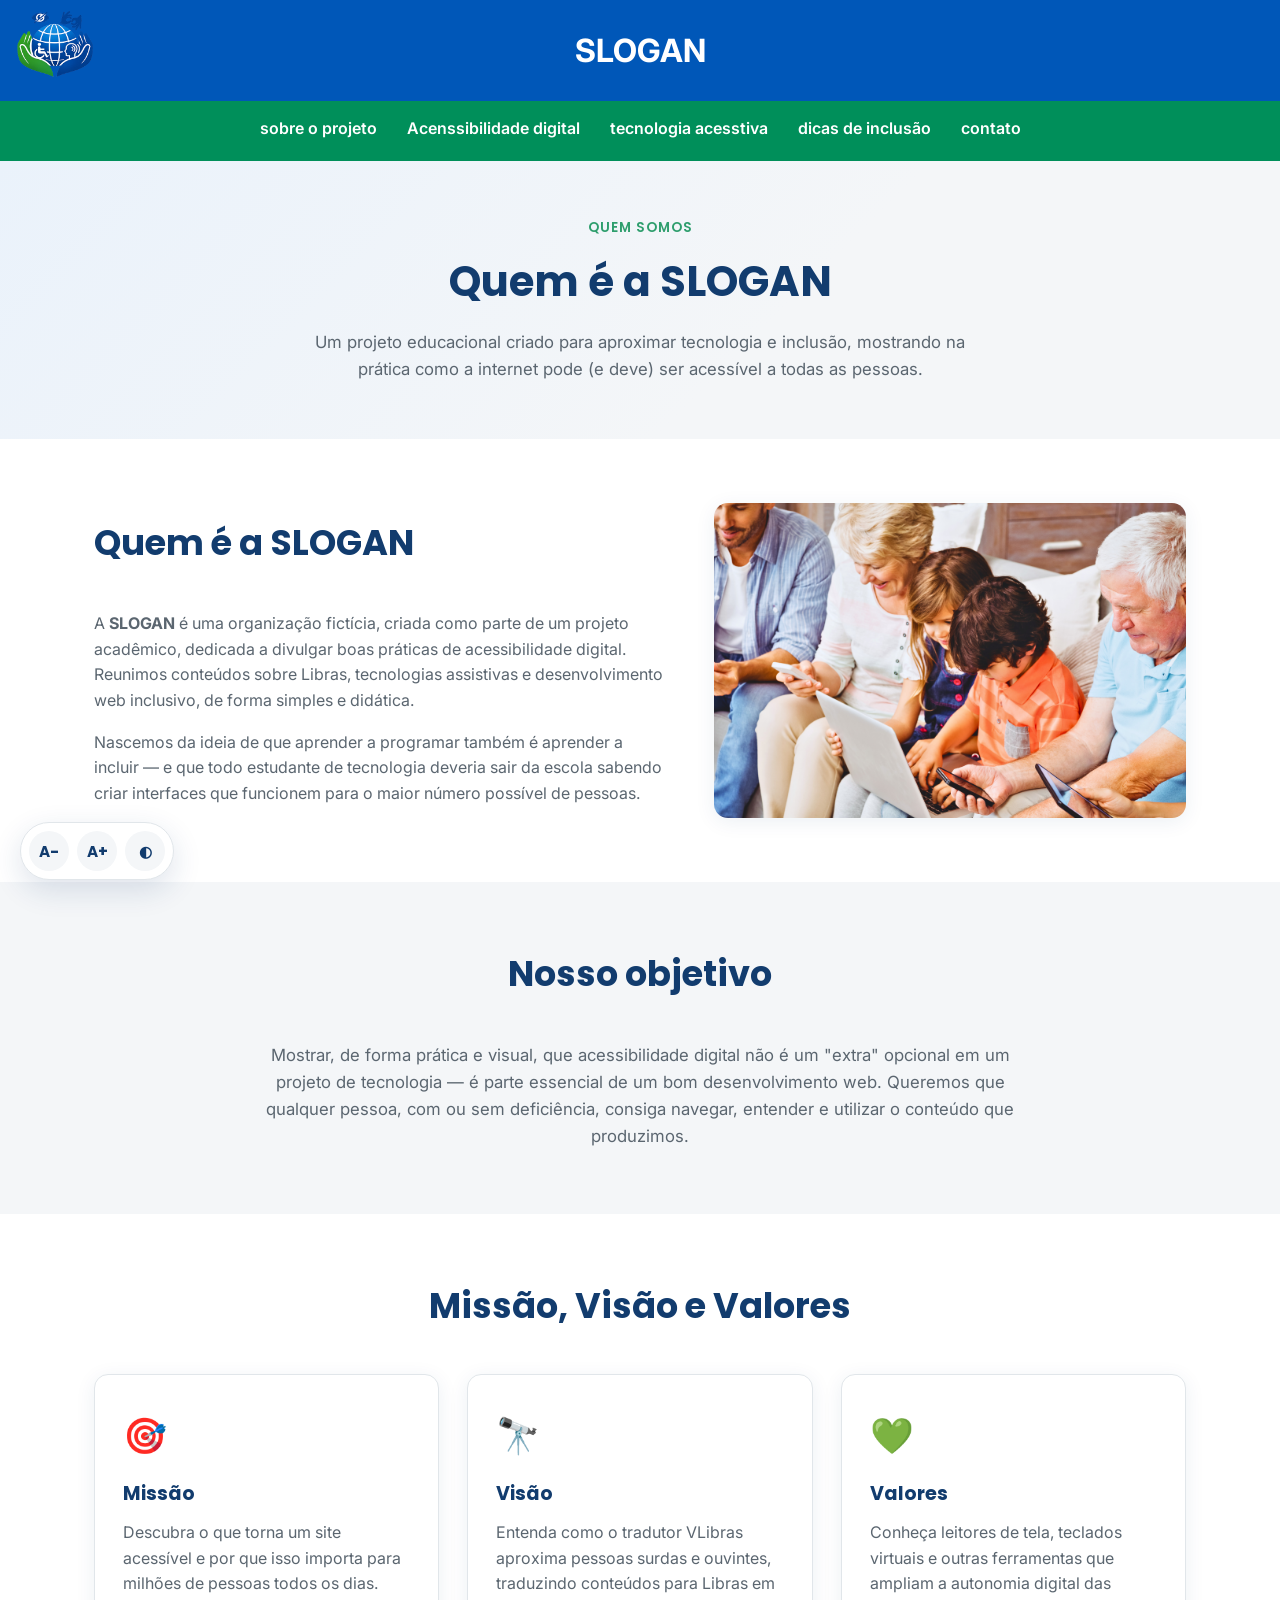
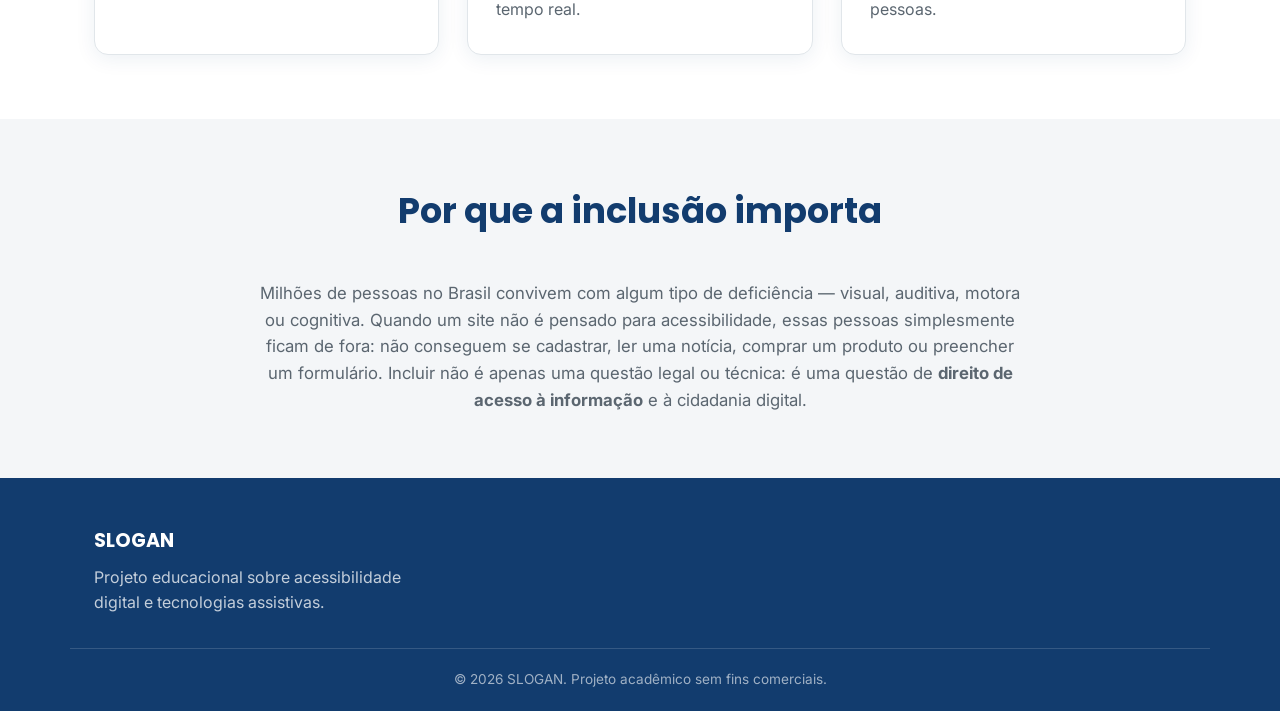
<file: pedro.regi/sobre.html>
<!DOCTYPE html>
<html lang="pt-br">
<head>
    <meta charset="UTF-8">
    <meta name="viewport" content="width=device-width, initial-scale=1.0">
    <link rel="stylesheet" href="styly.css">
    <link rel="shortcut icon" href="IMAGENS/logo.png" type="image/x-icon">
    <link rel="preconnect" href="https://fonts.googleapis.com">
    <link rel="preconnect" href="https://fonts.gstatic.com" crossorigin>
    <link href="https://fonts.googleapis.com/css2?family=Poppins:wght@500;600;700;800&family=Inter:wght@400;500;600&display=swap" rel="stylesheet">
    <title>Sobre | SLOGAN</title>
</head>
<body>

    <a href="#conteudo-principal" class="pular-para-conteudo">Pular para o conteúdo principal</a>

    <DIV class="LOG">
    <h1> SLOGAN </h1>
    </DIV>
    <Img class="imglogo"  src="IMAGENS/logo.png" alt="LOGO"></Img>
     <nav>
        <a href="sobre.html">sobre o projeto</a>
        <a href="acenssibilidade.html">Acenssibilidade digital</a>
        <a href="tecnologia.html">tecnologia acesstiva</a>
        <a href="dicas.html">dicas de inclusão</a>
        <a href="contato.html">contato</a>
     </nav>

    <div class="acessibilidade-barra" role="region" aria-label="Ferramentas de acessibilidade">
        <button type="button" id="btn-diminuir-fonte" class="acessibilidade-barra__botao" aria-label="Diminuir tamanho da fonte">A-</button>
        <button type="button" id="btn-aumentar-fonte" class="acessibilidade-barra__botao" aria-label="Aumentar tamanho da fonte">A+</button>
        <button type="button" id="btn-alto-contraste" class="acessibilidade-barra__botao" aria-label="Ativar ou desativar alto contraste" aria-pressed="false">◐</button>
    </div>

    <main id="conteudo-principal">

        <!-- ---------- CABEÇALHO DA PÁGINA ---------- -->
        <section class="pagina-hero">
            <div class="container">
                <p class="pagina-hero__eyebrow">Quem somos</p>
                <h1 class="pagina-hero__titulo">Quem é a SLOGAN</h1>
                <p class="pagina-hero__descricao">
                    Um projeto educacional criado para aproximar tecnologia e inclusão,
                    mostrando na prática como a internet pode (e deve) ser acessível
                    a todas as pessoas.
                </p>
            </div>
        </section>

        <!-- ---------- QUEM É A ORGANIZAÇÃO + IMAGEM ---------- -->
        <section class="secao-conteudo">
            <div class="container conteudo-com-imagem">

                <div class="conteudo-com-imagem__texto">
                    <h2 class="titulo-secao titulo-secao--esquerda">Quem é a SLOGAN</h2>
                    <p>
                        A <strong>SLOGAN</strong> é uma organização fictícia,
                        criada como parte de um projeto acadêmico, dedicada a divulgar
                        boas práticas de acessibilidade digital. Reunimos conteúdos
                        sobre Libras, tecnologias assistivas e desenvolvimento web
                        inclusivo, de forma simples e didática.
                    </p>
                    <p>
                        Nascemos da ideia de que aprender a programar também é aprender
                        a incluir — e que todo estudante de tecnologia deveria sair da
                        escola sabendo criar interfaces que funcionem para o maior
                        número possível de pessoas.
                    </p>
                </div>

                <div class="conteudo-com-imagem__imagem">
                    <img src="IMAGENS/imagen.png" alt="Pessoas de diferentes idades e habilidades usando computadores e celulares em um ambiente colaborativo">
                </div>

            </div>
        </section>

        <!-- ---------- OBJETIVO ---------- -->
        <section class="secao-conteudo secao-conteudo--cinza">
            <div class="container">
                <h2 class="titulo-secao">Nosso objetivo</h2>
                <p class="apresentacao__texto">
                    Mostrar, de forma prática e visual, que acessibilidade digital não é um "extra" opcional
                    em um projeto de tecnologia — é parte essencial de um bom desenvolvimento web.
                    Queremos que qualquer pessoa, com ou sem deficiência, consiga navegar, entender
                    e utilizar o conteúdo que produzimos.
                </p>
            </div>
        </section>

        <!-- ---------- MISSÃO, VISÃO E VALORES ---------- -->
        <section class="secao-conteudo">
            <div class="container">
                <h2 class="titulo-secao">Missão, Visão e Valores</h2>

                <div class="grade-cards">

                    <article class="card">
                        <div class="card__icone" aria-hidden="true">🎯</div>
                        <h3 class="card__titulo">Missão</h3>
                        <p class="card__texto">
                            Descubra o que torna um site acessível e por que isso importa
                            para milhões de pessoas todos os dias.
                        </p>
                    </article>

                    <article class="card">
                        <div class="card__icone" aria-hidden="true">🔭</div>
                        <h3 class="card__titulo">Visão</h3>
                        <p class="card__texto">
                            Entenda como o tradutor VLibras aproxima pessoas surdas e ouvintes,
                            traduzindo conteúdos para Libras em tempo real.
                        </p>
                    </article>

                    <article class="card">
                        <div class="card__icone" aria-hidden="true">💚</div>
                        <h3 class="card__titulo">Valores</h3>
                        <p class="card__texto">
                            Conheça leitores de tela, teclados virtuais e outras ferramentas
                            que ampliam a autonomia digital das pessoas.
                        </p>
                    </article>

                </div>
            </div>
        </section>

        <!-- ---------- IMPORTÂNCIA DA INCLUSÃO ---------- -->
        <section class="secao-conteudo secao-conteudo--cinza">
            <div class="container">
                <h2 class="titulo-secao">Por que a inclusão importa</h2>
                <p class="apresentacao__texto">
                    Milhões de pessoas no Brasil convivem com algum tipo de deficiência — visual, auditiva,
                    motora ou cognitiva. Quando um site não é pensado para acessibilidade, essas pessoas
                    simplesmente ficam de fora: não conseguem se cadastrar, ler uma notícia, comprar um produto
                    ou preencher um formulário. Incluir não é apenas uma questão legal ou técnica: é uma
                    questão de <strong>direito de acesso à informação</strong> e à cidadania digital.
                </p>
            </div>
        </section>

    </main>

    <!-- ===================== RODAPÉ ===================== -->
    <footer class="rodape">
        <div class="container rodape__interno">

            <div class="rodape__sobre">
                <p class="rodape__logo">SLOGAN</p>
                <p class="rodape__texto">Projeto educacional sobre acessibilidade digital e tecnologias assistivas.</p>
            </div>
        </div>
        <p class="rodape__copy">&copy; 2026 SLOGAN. Projeto acadêmico sem fins comerciais.</p>
    </footer>

    <div vw class="enabled">
        <div vw-access-button class="active"></div>
        <div vw-plugin-wrapper>
            <div class="vw-plugin-top-wrapper"></div>
        </div>
    </div>
    <script src="https://vlibras.gov.br/app/vlibras-plugin.js"></script>
    <script>
        new window.VLibras.Widget("https://vlibras.gov.br/app");
    </script>

    <!-- ===================== ACESSIBILIDADE: alto contraste e tamanho de fonte ===================== -->
    <script>
    (function () {
        var CHAVE_CONTRASTE = "slogan-alto-contraste";
        var CHAVE_FONTE = "slogan-tamanho-fonte";
        var PASSO_FONTE = 12.5;
        var FONTE_MIN = 100;
        var FONTE_MAX = 150;

        function aplicarContraste(ativo) {
            document.body.classList.toggle("alto-contraste", ativo);
            var botao = document.getElementById("btn-alto-contraste");
            if (botao) {
                botao.setAttribute("aria-pressed", ativo ? "true" : "false");
            }
        }

        function aplicarFonte(tamanho) {
            document.documentElement.style.fontSize = tamanho + "%";
        }

        document.addEventListener("DOMContentLoaded", function () {
            var contrasteSalvo = localStorage.getItem(CHAVE_CONTRASTE) === "true";
            aplicarContraste(contrasteSalvo);

            var fonteSalva = parseFloat(localStorage.getItem(CHAVE_FONTE)) || 100;
            aplicarFonte(fonteSalva);

            var botaoContraste = document.getElementById("btn-alto-contraste");
            if (botaoContraste) {
                botaoContraste.addEventListener("click", function () {
                    var ativo = !document.body.classList.contains("alto-contraste");
                    aplicarContraste(ativo);
                    localStorage.setItem(CHAVE_CONTRASTE, ativo);
                });
            }

            var botaoMais = document.getElementById("btn-aumentar-fonte");
            var botaoMenos = document.getElementById("btn-diminuir-fonte");

            if (botaoMais) {
                botaoMais.addEventListener("click", function () {
                    var atual = parseFloat(localStorage.getItem(CHAVE_FONTE)) || 100;
                    var novo = Math.min(FONTE_MAX, atual + PASSO_FONTE);
                    aplicarFonte(novo);
                    localStorage.setItem(CHAVE_FONTE, novo);
                });
            }

            if (botaoMenos) {
                botaoMenos.addEventListener("click", function () {
                    var atual = parseFloat(localStorage.getItem(CHAVE_FONTE)) || 100;
                    var novo = Math.max(FONTE_MIN, atual - PASSO_FONTE);
                    aplicarFonte(novo);
                    localStorage.setItem(CHAVE_FONTE, novo);
                });
            }
        });
    })();
    </script>

</body>
</html>
</file>
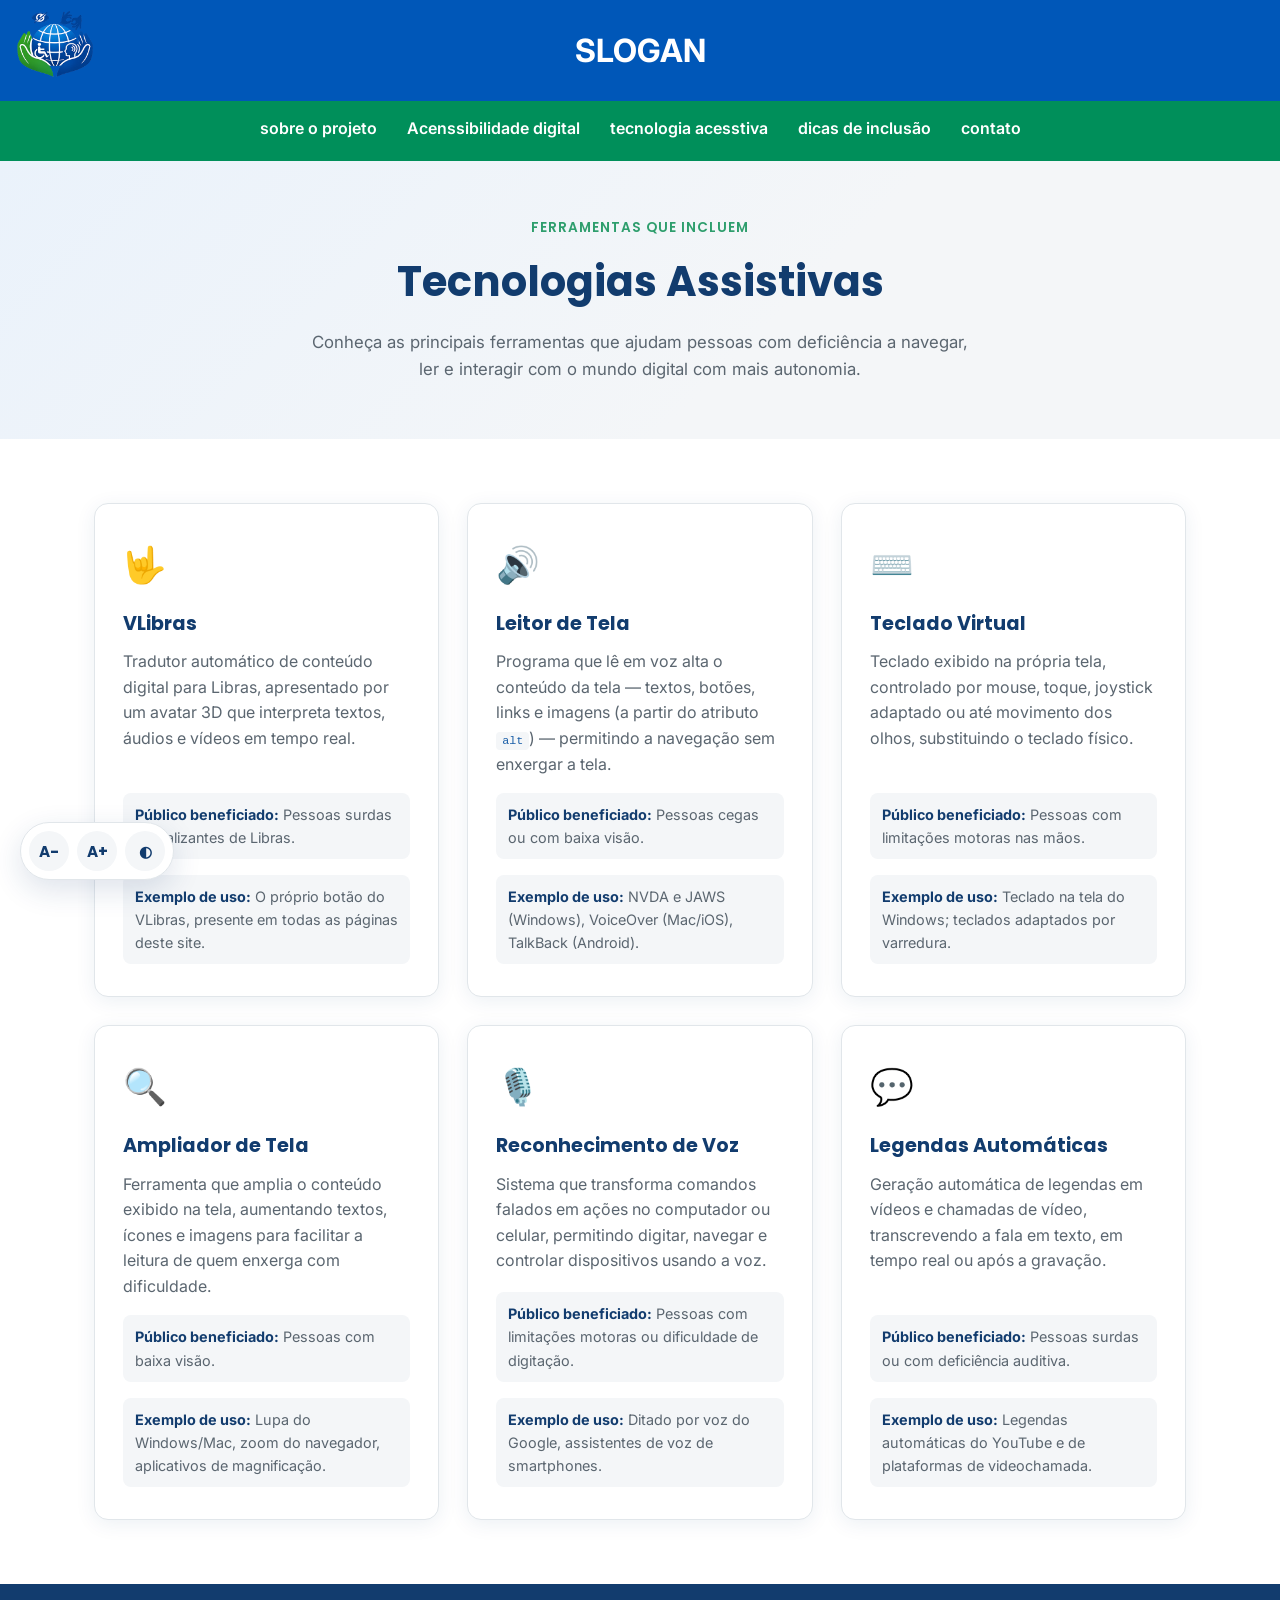
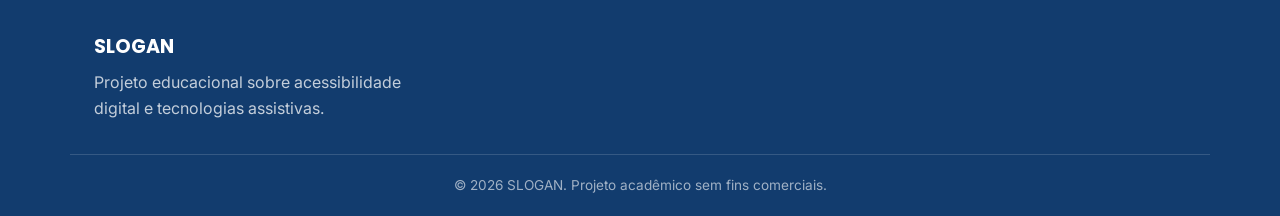
<file: pedro.regi/tecnologia.html>
<!DOCTYPE html>
<html lang="pt-br">
<head>
    <meta charset="UTF-8">
    <meta name="viewport" content="width=device-width, initial-scale=1.0">
    <link rel="stylesheet" href="styly.css">
    <link rel="shortcut icon" href="IMAGENS/logo.png" type="image/x-icon">
    <link rel="preconnect" href="https://fonts.googleapis.com">
    <link rel="preconnect" href="https://fonts.gstatic.com" crossorigin>
    <link href="https://fonts.googleapis.com/css2?family=Poppins:wght@500;600;700;800&family=Inter:wght@400;500;600&display=swap" rel="stylesheet">
    <title>Tecnologias Assistivas | SLOGAN</title>
</head>
<body>

    <a href="#conteudo-principal" class="pular-para-conteudo">Pular para o conteúdo principal</a>

    <DIV class="LOG">
    <h1> SLOGAN </h1>
    </DIV>
    <Img class="imglogo"  src="IMAGENS/logo.png" alt="LOGO"></Img>
     <nav>
        <a href="sobre.html">sobre o projeto</a>
        <a href="acenssibilidade.html">Acenssibilidade digital</a>
        <a href="tecnologia.html">tecnologia acesstiva</a>
        <a href="dicas.html">dicas de inclusão</a>
        <a href="contato.html">contato</a>
     </nav>

    <div class="acessibilidade-barra" role="region" aria-label="Ferramentas de acessibilidade">
        <button type="button" id="btn-diminuir-fonte" class="acessibilidade-barra__botao" aria-label="Diminuir tamanho da fonte">A-</button>
        <button type="button" id="btn-aumentar-fonte" class="acessibilidade-barra__botao" aria-label="Aumentar tamanho da fonte">A+</button>
        <button type="button" id="btn-alto-contraste" class="acessibilidade-barra__botao" aria-label="Ativar ou desativar alto contraste" aria-pressed="false">◐</button>
    </div>

    <main id="conteudo-principal">

        <section class="pagina-hero">
            <div class="container">
                <p class="pagina-hero__eyebrow">Ferramentas que incluem</p>
                <h1 class="pagina-hero__titulo">Tecnologias Assistivas</h1>
                <p class="pagina-hero__descricao">
                    Conheça as principais ferramentas que ajudam pessoas com deficiência
                    a navegar, ler e interagir com o mundo digital com mais autonomia.
                </p>
            </div>
        </section>

        <section class="secao-conteudo">
            <div class="container">

                <div class="grade-cards">

                    <article class="card card-tecnologia">
                        <div class="card__icone" aria-hidden="true">🤟</div>
                        <h2 class="card__titulo">VLibras</h2>
                        <p class="card__texto">
                            Tradutor automático de conteúdo digital para Libras, apresentado
                            por um avatar 3D que interpreta textos, áudios e vídeos em tempo real.
                        </p>
                        <p class="card-tecnologia__campo"><strong>Público beneficiado:</strong> Pessoas surdas e sinalizantes de Libras.</p>
                        <p class="card-tecnologia__campo"><strong>Exemplo de uso:</strong> O próprio botão do VLibras, presente em todas as páginas deste site.</p>
                    </article>

                    <article class="card card-tecnologia">
                        <div class="card__icone" aria-hidden="true">🔊</div>
                        <h2 class="card__titulo">Leitor de Tela</h2>
                        <p class="card__texto">
                            Programa que lê em voz alta o conteúdo da tela — textos, botões, links e imagens
                            (a partir do atributo <code>alt</code>) — permitindo a navegação sem enxergar a tela.
                        </p>
                        <p class="card-tecnologia__campo"><strong>Público beneficiado:</strong> Pessoas cegas ou com baixa visão.</p>
                        <p class="card-tecnologia__campo"><strong>Exemplo de uso:</strong> NVDA e JAWS (Windows), VoiceOver (Mac/iOS), TalkBack (Android).</p>
                    </article>

                    <article class="card card-tecnologia">
                        <div class="card__icone" aria-hidden="true">⌨️</div>
                        <h2 class="card__titulo">Teclado Virtual</h2>
                        <p class="card__texto">
                            Teclado exibido na própria tela, controlado por mouse, toque, joystick
                            adaptado ou até movimento dos olhos, substituindo o teclado físico.
                        </p>
                        <p class="card-tecnologia__campo"><strong>Público beneficiado:</strong> Pessoas com limitações motoras nas mãos.</p>
                        <p class="card-tecnologia__campo"><strong>Exemplo de uso:</strong> Teclado na tela do Windows; teclados adaptados por varredura.</p>
                    </article>

                    <article class="card card-tecnologia">
                        <div class="card__icone" aria-hidden="true">🔍</div>
                        <h2 class="card__titulo">Ampliador de Tela</h2>
                        <p class="card__texto">
                            Ferramenta que amplia o conteúdo exibido na tela, aumentando textos, ícones
                            e imagens para facilitar a leitura de quem enxerga com dificuldade.
                        </p>
                        <p class="card-tecnologia__campo"><strong>Público beneficiado:</strong> Pessoas com baixa visão.</p>
                        <p class="card-tecnologia__campo"><strong>Exemplo de uso:</strong> Lupa do Windows/Mac, zoom do navegador, aplicativos de magnificação.</p>
                    </article>

                    <article class="card card-tecnologia">
                        <div class="card__icone" aria-hidden="true">🎙️</div>
                        <h2 class="card__titulo">Reconhecimento de Voz</h2>
                        <p class="card__texto">
                            Sistema que transforma comandos falados em ações no computador ou celular,
                            permitindo digitar, navegar e controlar dispositivos usando a voz.
                        </p>
                        <p class="card-tecnologia__campo"><strong>Público beneficiado:</strong> Pessoas com limitações motoras ou dificuldade de digitação.</p>
                        <p class="card-tecnologia__campo"><strong>Exemplo de uso:</strong> Ditado por voz do Google, assistentes de voz de smartphones.</p>
                    </article>

                    <article class="card card-tecnologia">
                        <div class="card__icone" aria-hidden="true">💬</div>
                        <h2 class="card__titulo">Legendas Automáticas</h2>
                        <p class="card__texto">
                            Geração automática de legendas em vídeos e chamadas de vídeo, transcrevendo
                            a fala em texto, em tempo real ou após a gravação.
                        </p>
                        <p class="card-tecnologia__campo"><strong>Público beneficiado:</strong> Pessoas surdas ou com deficiência auditiva.</p>
                        <p class="card-tecnologia__campo"><strong>Exemplo de uso:</strong> Legendas automáticas do YouTube e de plataformas de videochamada.</p>
                    </article>

                </div>
            </div>
        </section>

    </main>

    <footer class="rodape">
        <div class="container rodape__interno">

            <div class="rodape__sobre">
                <p class="rodape__logo">SLOGAN</p>
                <p class="rodape__texto">Projeto educacional sobre acessibilidade digital e tecnologias assistivas.</p>
            </div>
        </div>
        <p class="rodape__copy">&copy; 2026 SLOGAN. Projeto acadêmico sem fins comerciais.</p>
    </footer>

    <div vw class="enabled">
        <div vw-access-button class="active"></div>
        <div vw-plugin-wrapper>
            <div class="vw-plugin-top-wrapper"></div>
        </div>
    </div>
    <script src="https://vlibras.gov.br/app/vlibras-plugin.js"></script>
    <script>
        new window.VLibras.Widget("https://vlibras.gov.br/app");
    </script>

    <!-- ===================== ACESSIBILIDADE: alto contraste e tamanho de fonte ===================== -->
    <script>
    (function () {
        var CHAVE_CONTRASTE = "slogan-alto-contraste";
        var CHAVE_FONTE = "slogan-tamanho-fonte";
        var PASSO_FONTE = 12.5;
        var FONTE_MIN = 100;
        var FONTE_MAX = 150;

        function aplicarContraste(ativo) {
            document.body.classList.toggle("alto-contraste", ativo);
            var botao = document.getElementById("btn-alto-contraste");
            if (botao) {
                botao.setAttribute("aria-pressed", ativo ? "true" : "false");
            }
        }

        function aplicarFonte(tamanho) {
            document.documentElement.style.fontSize = tamanho + "%";
        }

        document.addEventListener("DOMContentLoaded", function () {
            var contrasteSalvo = localStorage.getItem(CHAVE_CONTRASTE) === "true";
            aplicarContraste(contrasteSalvo);

            var fonteSalva = parseFloat(localStorage.getItem(CHAVE_FONTE)) || 100;
            aplicarFonte(fonteSalva);

            var botaoContraste = document.getElementById("btn-alto-contraste");
            if (botaoContraste) {
                botaoContraste.addEventListener("click", function () {
                    var ativo = !document.body.classList.contains("alto-contraste");
                    aplicarContraste(ativo);
                    localStorage.setItem(CHAVE_CONTRASTE, ativo);
                });
            }

            var botaoMais = document.getElementById("btn-aumentar-fonte");
            var botaoMenos = document.getElementById("btn-diminuir-fonte");

            if (botaoMais) {
                botaoMais.addEventListener("click", function () {
                    var atual = parseFloat(localStorage.getItem(CHAVE_FONTE)) || 100;
                    var novo = Math.min(FONTE_MAX, atual + PASSO_FONTE);
                    aplicarFonte(novo);
                    localStorage.setItem(CHAVE_FONTE, novo);
                });
            }

            if (botaoMenos) {
                botaoMenos.addEventListener("click", function () {
                    var atual = parseFloat(localStorage.getItem(CHAVE_FONTE)) || 100;
                    var novo = Math.max(FONTE_MIN, atual - PASSO_FONTE);
                    aplicarFonte(novo);
                    localStorage.setItem(CHAVE_FONTE, novo);
                });
            }
        });
    })();
    </script>

</body>
</html>
</file>
<file: styly.css>
/* ==========================================================================
   SLOGAN — styly.css
   Baseado no style.css do projeto Conecta Inclusão. O MENU (LOG, imglogo,
   nav) foi mantido exatamente como estava. O restante segue o mesmo
   sistema de design (cores, tipografia, cards, seções) do Conecta Inclusão.
   ========================================================================== */

:root {
  --azul-principal: #1B5FA8;
  --azul-escuro: #123C6E;
  --verde-inclusao: #2E9E6D;
  --verde-escuro: #22794F;
  --amarelo-destaque: #FFC857;

  --branco: #FFFFFF;
  --cinza-claro: #F4F6F8;
  --cinza-borda: #E1E6EA;
  --cinza-texto: #333A40;
  --cinza-texto-suave: #5B6670;

  --fonte-titulo: "Poppins", sans-serif;
  --fonte-texto: "Inter", sans-serif;

  --raio-borda: 14px;
  --raio-borda-pequeno: 8px;
  --sombra-suave: 0 4px 20px rgba(18, 60, 110, 0.08);
  --sombra-media: 0 10px 30px rgba(18, 60, 110, 0.14);
  --transicao-padrao: 0.25s ease;
}

/* --------------------------------------------------------------------------
   RESET BÁSICO
   -------------------------------------------------------------------------- */
* {
  margin: 0;
  padding: 0;
  box-sizing: border-box;
}

html {
  scroll-behavior: smooth;
}

body {
  font-family: var(--fonte-texto);
  color: var(--cinza-texto);
  background-color: var(--branco);
  line-height: 1.6;
}

img {
  max-width: 100%;
  display: block;
}

a {
  text-decoration: none;
  color: inherit;
}

ul {
  list-style: none;
}

a:focus-visible,
button:focus-visible,
input:focus-visible,
textarea:focus-visible,
select:focus-visible {
  outline: 3px solid var(--amarelo-destaque);
  outline-offset: 3px;
}

@media (prefers-reduced-motion: reduce) {
  * {
    animation: none !important;
    transition: none !important;
    scroll-behavior: auto !important;
  }
}

.pular-para-conteudo {
  position: absolute;
  left: -999px;
  top: 0;
  background: var(--azul-principal);
  color: var(--branco);
  padding: 12px 20px;
  border-radius: 0 0 var(--raio-borda-pequeno) 0;
  z-index: 1000;
  font-weight: 600;
}

.pular-para-conteudo:focus {
  left: 0;
}

/* --------------------------------------------------------------------------
   MENU — mantido igual ao original, sem alterações
   -------------------------------------------------------------------------- */
.LOG {
  background-color: #0057B8;
  color: white;
  text-align: center;
  padding: 25px;
}

.imglogo {
  position: absolute;
  left: -20px;
  top: -10PX;
  width: 150px;
  height: 150px;
  max-width: 100%;
  display: block;
}

nav {
  background-color: #008F5A;
  text-align: center;
  padding: 15px 0;
  display: flex;
  justify-content: center;
  height: 60px;
}

nav a {
  color: white;
  text-decoration: none;
  margin: 0 15px;
  font-weight: 600;
  transition: color 0.3s;
}

nav a:hover {
  color: #ffcc00;
}

/* --------------------------------------------------------------------------
   CONTAINER (largura máxima central, igual ao Conecta Inclusão)
   -------------------------------------------------------------------------- */
.container {
  width: 100%;
  max-width: 1140px;
  margin: 0 auto;
  padding: 0 24px;
}

/* --------------------------------------------------------------------------
   BOTÕES
   -------------------------------------------------------------------------- */
.botao {
  display: inline-block;
  padding: 14px 28px;
  border-radius: 999px;
  font-family: var(--fonte-titulo);
  font-weight: 600;
  font-size: 0.95rem;
  border: 2px solid transparent;
  cursor: pointer;
  transition: transform var(--transicao-padrao), box-shadow var(--transicao-padrao),
              background-color var(--transicao-padrao);
}

.botao--primario {
  background-color: var(--verde-inclusao);
  color: var(--branco);
  box-shadow: var(--sombra-suave);
}

.botao--primario:hover {
  background-color: var(--verde-escuro);
  transform: translateY(-3px);
  box-shadow: var(--sombra-media);
}

.botao--secundario {
  background-color: transparent;
  border-color: var(--azul-principal);
  color: var(--azul-principal);
}

.botao--secundario:hover {
  background-color: var(--azul-principal);
  color: var(--branco);
}

/* --------------------------------------------------------------------------
   HERO (topo da página inicial)
   -------------------------------------------------------------------------- */
.hero {
  background: linear-gradient(135deg, #EAF2FB 0%, #F4F6F8 60%);
  padding: 72px 0;
}

.hero__interno {
  display: flex;
  align-items: center;
  gap: 48px;
}

.hero__texto {
  flex: 1 1 480px;
}

.hero__eyebrow {
  font-family: var(--fonte-titulo);
  font-weight: 600;
  text-transform: uppercase;
  letter-spacing: 1px;
  font-size: 0.85rem;
  color: var(--verde-inclusao);
  margin-bottom: 12px;
}

.hero__titulo {
  font-family: var(--fonte-titulo);
  font-size: clamp(2rem, 4vw, 3rem);
  font-weight: 700;
  line-height: 1.2;
  color: var(--azul-escuro);
  margin-bottom: 20px;
}

.hero__titulo-destaque {
  color: var(--verde-inclusao);
}

.hero__descricao {
  font-size: 1.1rem;
  color: var(--cinza-texto-suave);
  margin-bottom: 32px;
  max-width: 46ch;
}

.hero__imagem {
  flex: 1 1 420px;
}

.hero__imagem img {
  border-radius: var(--raio-borda);
  box-shadow: var(--sombra-media);
}

/* --------------------------------------------------------------------------
   TÍTULOS DE SEÇÃO
   -------------------------------------------------------------------------- */
.titulo-secao {
  font-family: var(--fonte-titulo);
  font-size: clamp(1.5rem, 3vw, 2.2rem);
  font-weight: 700;
  color: var(--azul-escuro);
  text-align: center;
  margin-bottom: 40px;
}

.titulo-secao--esquerda {
  text-align: left;
  margin-left: 0;
}

.titulo-secao--subsecao {
  margin-top: 40px;
  font-size: clamp(1.2rem, 2.5vw, 1.6rem);
}

/* Cabeçalho de página interna (mini-hero) */
.pagina-hero {
  background: linear-gradient(135deg, #EAF2FB 0%, #F4F6F8 60%);
  padding: 56px 0;
  text-align: center;
}

.pagina-hero__eyebrow {
  font-family: var(--fonte-titulo);
  font-weight: 600;
  text-transform: uppercase;
  letter-spacing: 1px;
  font-size: 0.85rem;
  color: var(--verde-inclusao);
  margin-bottom: 10px;
}

.pagina-hero__titulo {
  font-family: var(--fonte-titulo);
  font-size: clamp(1.8rem, 4vw, 2.6rem);
  font-weight: 700;
  color: var(--azul-escuro);
  margin-bottom: 14px;
}

.pagina-hero__descricao {
  max-width: 60ch;
  margin: 0 auto;
  color: var(--cinza-texto-suave);
  font-size: 1.05rem;
}

/* --------------------------------------------------------------------------
   SEÇÕES DE CONTEÚDO GENÉRICAS
   -------------------------------------------------------------------------- */
.secao-conteudo {
  padding: 64px 0;
}

.secao-conteudo--cinza {
  background-color: var(--cinza-claro);
}

.secao-conteudo p {
  color: var(--cinza-texto-suave);
  margin-bottom: 16px;
  max-width: 70ch;
}

.secao-conteudo p:last-child {
  margin-bottom: 0;
}

.conteudo-com-imagem {
  display: flex;
  align-items: center;
  gap: 48px;
}

.conteudo-com-imagem__texto {
  flex: 1 1 480px;
}

.conteudo-com-imagem__imagem {
  flex: 1 1 380px;
}

.conteudo-com-imagem__imagem img {
  border-radius: var(--raio-borda);
  box-shadow: var(--sombra-suave);
}

/* --------------------------------------------------------------------------
   APRESENTAÇÃO (texto centralizado)
   -------------------------------------------------------------------------- */
.apresentacao {
  padding: 64px 0;
}

.apresentacao__texto {
  max-width: 70ch;
  margin: 0 auto;
  text-align: center;
  font-size: 1.05rem;
  color: var(--cinza-texto-suave);
}

/* --------------------------------------------------------------------------
   CARDS
   -------------------------------------------------------------------------- */
.cards-destaque {
  background-color: var(--cinza-claro);
  padding: 64px 0;
}

.grade-cards {
  display: grid;
  grid-template-columns: repeat(auto-fit, minmax(260px, 1fr));
  gap: 28px;
}

.card {
  background-color: var(--branco);
  border-radius: var(--raio-borda);
  padding: 32px 28px;
  box-shadow: var(--sombra-suave);
  border: 1px solid var(--cinza-borda);
  transition: transform var(--transicao-padrao), box-shadow var(--transicao-padrao);
  display: flex;
  flex-direction: column;
}

.card:hover {
  transform: translateY(-6px);
  box-shadow: var(--sombra-media);
}

.card__icone {
  font-size: 2.2rem;
  margin-bottom: 16px;
}

.card__titulo {
  font-family: var(--fonte-titulo);
  font-size: 1.2rem;
  color: var(--azul-escuro);
  margin-bottom: 10px;
}

.card__texto {
  color: var(--cinza-texto-suave);
  margin-bottom: 18px;
  flex-grow: 1;
}

.card__link {
  font-weight: 600;
  color: var(--verde-inclusao);
  transition: color var(--transicao-padrao);
}

.card__link:hover {
  color: var(--verde-escuro);
  text-decoration: underline;
}

.card-tecnologia__campo {
  font-size: 0.9rem;
  color: var(--cinza-texto-suave);
  background-color: var(--cinza-claro);
  border-radius: var(--raio-borda-pequeno);
  padding: 10px 12px;
  margin-bottom: 10px;
}

.card-tecnologia__campo strong {
  color: var(--azul-escuro);
}

code {
  background-color: var(--cinza-claro);
  color: var(--azul-principal);
  padding: 2px 6px;
  border-radius: 4px;
  font-size: 0.9em;
}

.card__lista {
  color: var(--cinza-texto-suave);
  padding-left: 20px;
}

.card__lista li {
  list-style: disc;
  margin-bottom: 8px;
  font-size: 0.95rem;
}

.card__lista li:last-child {
  margin-bottom: 0;
}

/* --------------------------------------------------------------------------
   CAIXAS DESTACADAS ("dicas de ouro")
   -------------------------------------------------------------------------- */
.grade-caixas {
  display: grid;
  grid-template-columns: repeat(auto-fit, minmax(280px, 1fr));
  gap: 24px;
}

.caixa-destaque {
  display: flex;
  gap: 16px;
  align-items: flex-start;
  background-color: var(--branco);
  border-radius: var(--raio-borda);
  padding: 24px;
  box-shadow: var(--sombra-suave);
  border-left: 5px solid var(--cinza-borda);
}

.caixa-destaque__icone {
  font-size: 1.6rem;
  line-height: 1;
}

.caixa-destaque__titulo {
  font-family: var(--fonte-titulo);
  font-size: 1.05rem;
  color: var(--azul-escuro);
  margin-bottom: 6px;
}

.caixa-destaque__texto {
  color: var(--cinza-texto-suave);
  font-size: 0.95rem;
}

.caixa-destaque--verde {
  border-left-color: var(--verde-inclusao);
}

.caixa-destaque--azul {
  border-left-color: var(--azul-principal);
}

.caixa-destaque--amarelo {
  border-left-color: var(--amarelo-destaque);
}

/* --------------------------------------------------------------------------
   LISTA DE BOAS PRÁTICAS
   -------------------------------------------------------------------------- */
.lista-boas-praticas {
  max-width: 760px;
  margin: 0 auto;
  counter-reset: praticas;
}

.lista-boas-praticas li {
  position: relative;
  list-style: none;
  padding: 18px 20px 18px 64px;
  margin-bottom: 14px;
  background-color: var(--cinza-claro);
  border-left: 4px solid var(--verde-inclusao);
  border-radius: var(--raio-borda-pequeno);
  counter-increment: praticas;
}

.lista-boas-praticas li::before {
  content: counter(praticas);
  position: absolute;
  left: 18px;
  top: 50%;
  transform: translateY(-50%);
  width: 32px;
  height: 32px;
  display: flex;
  align-items: center;
  justify-content: center;
  background-color: var(--verde-inclusao);
  color: var(--branco);
  font-family: var(--fonte-titulo);
  font-weight: 700;
  border-radius: 50%;
}

/* --------------------------------------------------------------------------
   FAQ
   -------------------------------------------------------------------------- */
.faq {
  max-width: 800px;
  margin: 0 auto;
  display: flex;
  flex-direction: column;
  gap: 14px;
}

.faq__item {
  background-color: var(--branco);
  border: 1px solid var(--cinza-borda);
  border-radius: var(--raio-borda-pequeno);
  padding: 8px 20px;
  box-shadow: var(--sombra-suave);
}

.faq__pergunta {
  cursor: pointer;
  padding: 14px 0;
  font-family: var(--fonte-titulo);
  font-weight: 600;
  color: var(--azul-escuro);
  list-style: none;
}

.faq__pergunta::-webkit-details-marker {
  display: none;
}

.faq__pergunta::after {
  content: "+";
  float: right;
  font-size: 1.3rem;
  color: var(--verde-inclusao);
  transition: transform var(--transicao-padrao);
}

.faq__item[open] .faq__pergunta::after {
  transform: rotate(45deg);
}

.faq__resposta {
  padding-bottom: 16px;
  color: var(--cinza-texto-suave);
}

/* --------------------------------------------------------------------------
   PÁGINA DE CONTATO
   -------------------------------------------------------------------------- */
.pagina-contato {
  display: grid;
  grid-template-columns: 2fr 1fr;
  gap: 40px;
  align-items: start;
}

.formulario-contato {
  background-color: var(--branco);
  border: 1px solid var(--cinza-borda);
  border-radius: var(--raio-borda);
  box-shadow: var(--sombra-suave);
  padding: 32px;
}

.formulario-contato__grupo {
  border: none;
  margin-bottom: 28px;
  padding: 0;
}

.formulario-contato__legenda {
  font-family: var(--fonte-titulo);
  font-weight: 600;
  font-size: 1.05rem;
  color: var(--azul-escuro);
  margin-bottom: 16px;
  padding-bottom: 8px;
  border-bottom: 2px solid var(--cinza-claro);
  width: 100%;
}

.campo {
  margin-bottom: 20px;
}

.campo label {
  display: block;
  font-weight: 600;
  font-size: 0.92rem;
  color: var(--cinza-texto);
  margin-bottom: 6px;
}

.campo-linha {
  display: grid;
  grid-template-columns: 1fr 1fr;
  gap: 20px;
}

.campo input[type="text"],
.campo input[type="email"],
.campo input[type="tel"],
.campo select,
.campo textarea {
  width: 100%;
  font-family: var(--fonte-texto);
  font-size: 1rem;
  color: var(--cinza-texto);
  padding: 12px 14px;
  border: 1px solid var(--cinza-borda);
  border-radius: var(--raio-borda-pequeno);
  background-color: var(--cinza-claro);
  transition: border-color var(--transicao-padrao), background-color var(--transicao-padrao);
}

.campo textarea {
  resize: vertical;
  min-height: 120px;
}

.campo input:hover,
.campo select:hover,
.campo textarea:hover {
  border-color: var(--azul-principal);
}

.campo input:focus,
.campo select:focus,
.campo textarea:focus {
  outline: none;
  border-color: var(--azul-principal);
  background-color: var(--branco);
}

.campo--checkbox {
  display: flex;
  align-items: flex-start;
  gap: 10px;
}

.campo--checkbox input {
  margin-top: 4px;
  width: 18px;
  height: 18px;
  accent-color: var(--verde-inclusao);
  flex-shrink: 0;
}

.campo--checkbox label {
  margin-bottom: 0;
  font-weight: 400;
  font-size: 0.92rem;
}

.formulario-contato__botoes {
  display: flex;
  flex-wrap: wrap;
  gap: 16px;
}

.info-contato {
  background-color: var(--cinza-claro);
  border-radius: var(--raio-borda);
  padding: 32px 28px;
}

.info-contato__bloco {
  margin-bottom: 24px;
}

.info-contato__bloco:last-child {
  margin-bottom: 0;
}

.info-contato__titulo {
  font-family: var(--fonte-titulo);
  font-size: 1rem;
  color: var(--azul-escuro);
  margin-bottom: 6px;
}

.info-contato__bloco p {
  color: var(--cinza-texto-suave);
  font-size: 0.95rem;
}

.info-contato__redes {
  display: flex;
  flex-direction: column;
  gap: 6px;
}

.info-contato__redes a {
  color: var(--azul-principal);
  font-size: 0.95rem;
  font-weight: 500;
  transition: color var(--transicao-padrao);
}

.info-contato__redes a:hover {
  color: var(--verde-inclusao);
  text-decoration: underline;
}

/* --------------------------------------------------------------------------
   RODAPÉ
   -------------------------------------------------------------------------- */
.rodape {
  background-color: var(--azul-escuro);
  color: var(--branco);
  padding-top: 48px;
}

.rodape__interno {
  display: flex;
  flex-wrap: wrap;
  justify-content: space-between;
  gap: 32px;
  padding-bottom: 32px;
  border-bottom: 1px solid rgba(255, 255, 255, 0.15);
}

.rodape__logo {
  font-family: var(--fonte-titulo);
  font-weight: 700;
  font-size: 1.2rem;
  margin-bottom: 8px;
}

.rodape__logo .logo__destaque {
  color: var(--amarelo-destaque);
}

.rodape__texto {
  color: rgba(255, 255, 255, 0.75);
  max-width: 32ch;
}

.rodape__lista {
  display: flex;
  flex-wrap: wrap;
  gap: 16px;
}

.rodape__lista a {
  color: rgba(255, 255, 255, 0.85);
  transition: color var(--transicao-padrao);
}

.rodape__lista a:hover {
  color: var(--amarelo-destaque);
}

.rodape__copy {
  text-align: center;
  font-size: 0.85rem;
  color: rgba(255, 255, 255, 0.6);
  padding: 20px 0;
}

/* ==========================================================================
   RESPONSIVIDADE
   ========================================================================== */

@media (max-width: 900px) {
  .hero__interno,
  .conteudo-com-imagem {
    flex-direction: column;
    text-align: center;
  }

  .titulo-secao--esquerda {
    text-align: center;
  }

  .hero__descricao {
    margin-left: auto;
    margin-right: auto;
  }

  .pagina-contato {
    grid-template-columns: 1fr;
  }

  .campo-linha {
    grid-template-columns: 1fr;
  }
}

@media (max-width: 600px) {
  .container {
    padding: 0 16px;
  }

  nav {
    height: auto;
    flex-wrap: wrap;
    padding: 12px 0;
  }

  .hero {
    padding: 48px 0;
  }

  .card {
    padding: 24px 20px;
  }
}

/* ==========================================================================
   ACESSIBILIDADE — barra de ferramentas (alto contraste + tamanho da fonte)
   ========================================================================== */
.acessibilidade-barra {
  position: fixed;
  left: 20px;
  bottom: 20px;
  z-index: 999;
  display: flex;
  gap: 8px;
  background-color: var(--branco);
  border: 1px solid var(--cinza-borda);
  border-radius: 999px;
  padding: 8px;
  box-shadow: var(--sombra-media);
}

.acessibilidade-barra__botao {
  width: 40px;
  height: 40px;
  border-radius: 50%;
  border: 2px solid transparent;
  background-color: var(--cinza-claro);
  color: var(--azul-escuro);
  font-family: var(--fonte-titulo);
  font-weight: 700;
  font-size: 0.95rem;
  cursor: pointer;
  display: flex;
  align-items: center;
  justify-content: center;
  transition: background-color var(--transicao-padrao), color var(--transicao-padrao);
}

.acessibilidade-barra__botao:hover {
  background-color: var(--azul-principal);
  color: var(--branco);
}

.acessibilidade-barra__botao[aria-pressed="true"] {
  background-color: var(--verde-inclusao);
  color: var(--branco);
}

@media (max-width: 600px) {
  .acessibilidade-barra {
    left: 12px;
    bottom: 12px;
  }

  .acessibilidade-barra__botao {
    width: 36px;
    height: 36px;
  }
}

/* --------------------------------------------------------------------------
   ALTO CONTRASTE
   Sobrescreve as variáveis de cor: como quase todo o site usa var(--cor),
   isso já corrige a maior parte dos elementos automaticamente. O que usa
   cor fixa (gradientes do hero, menu, código) é ajustado à parte abaixo.
   -------------------------------------------------------------------------- */
body.alto-contraste {
  --branco: #000000;
  --cinza-claro: #000000;
  --cinza-borda: #FFFF00;
  --cinza-texto: #FFFFFF;
  --cinza-texto-suave: #FFFFFF;
  --azul-principal: #FFFF00;
  --azul-escuro: #FFFFFF;
  --verde-inclusao: #00FF00;
  --verde-escuro: #00FF00;
  --amarelo-destaque: #FFFF00;
  background-color: #000000;
  color: #FFFFFF;
}

body.alto-contraste a {
  color: #FFFF00;
  text-decoration: underline;
}

body.alto-contraste img {
  filter: grayscale(100%) contrast(120%);
}

body.alto-contraste .LOG {
  background-color: #000000;
  border-bottom: 2px solid #FFFF00;
}

body.alto-contraste nav {
  background-color: #000000;
  border-top: 2px solid #FFFF00;
  border-bottom: 2px solid #FFFF00;
}

body.alto-contraste nav a {
  color: #FFFF00;
}

body.alto-contraste .hero,
body.alto-contraste .pagina-hero,
body.alto-contraste .gerall-1,
body.alto-contraste .gerallll-1,
body.alto-contraste .config {
  background: #000000 !important;
}

body.alto-contraste .card,
body.alto-contraste .caixa-destaque,
body.alto-contraste .formulario-contato,
body.alto-contraste .info-contato,
body.alto-contraste .faq__item {
  background-color: #000000 !important;
  border-color: #FFFF00 !important;
}

body.alto-contraste .campo input,
body.alto-contraste .campo select,
body.alto-contraste .campo textarea {
  background-color: #000000 !important;
  color: #FFFFFF !important;
  border: 2px solid #FFFF00 !important;
}

body.alto-contraste .botao--primario,
body.alto-contraste .botao--secundario {
  background-color: #000000 !important;
  color: #FFFF00 !important;
  border: 2px solid #FFFF00 !important;
}

body.alto-contraste .rodape {
  background-color: #000000 !important;
  border-top: 2px solid #FFFF00;
}

body.alto-contraste code {
  background-color: #000000 !important;
  color: #FFFF00 !important;
  border: 1px solid #FFFF00;
}

body.alto-contraste .acessibilidade-barra {
  background-color: #000000;
  border-color: #FFFF00;
}

body.alto-contraste .acessibilidade-barra__botao {
  background-color: #000000;
  color: #FFFF00;
  border-color: #FFFF00;
}

body.alto-contraste .acessibilidade-barra__botao[aria-pressed="true"] {
  background-color: #FFFF00;
  color: #000000;
}
</file>
<file: pedro.regi/styly.css>
/* ==========================================================================
   SLOGAN — styly.css
   Baseado no style.css do projeto Conecta Inclusão. O MENU (LOG, imglogo,
   nav) foi mantido exatamente como estava. O restante segue o mesmo
   sistema de design (cores, tipografia, cards, seções) do Conecta Inclusão.
   ========================================================================== */

:root {
  --azul-principal: #1B5FA8;
  --azul-escuro: #123C6E;
  --verde-inclusao: #2E9E6D;
  --verde-escuro: #22794F;
  --amarelo-destaque: #FFC857;

  --branco: #FFFFFF;
  --cinza-claro: #F4F6F8;
  --cinza-borda: #E1E6EA;
  --cinza-texto: #333A40;
  --cinza-texto-suave: #5B6670;

  --fonte-titulo: "Poppins", sans-serif;
  --fonte-texto: "Inter", sans-serif;

  --raio-borda: 14px;
  --raio-borda-pequeno: 8px;
  --sombra-suave: 0 4px 20px rgba(18, 60, 110, 0.08);
  --sombra-media: 0 10px 30px rgba(18, 60, 110, 0.14);
  --transicao-padrao: 0.25s ease;
}

/* --------------------------------------------------------------------------
   RESET BÁSICO
   -------------------------------------------------------------------------- */
* {
  margin: 0;
  padding: 0;
  box-sizing: border-box;
}

html {
  scroll-behavior: smooth;
}

body {
  font-family: var(--fonte-texto);
  color: var(--cinza-texto);
  background-color: var(--branco);
  line-height: 1.6;
}

img {
  max-width: 100%;
  display: block;
}

a {
  text-decoration: none;
  color: inherit;
}

ul {
  list-style: none;
}

a:focus-visible,
button:focus-visible,
input:focus-visible,
textarea:focus-visible,
select:focus-visible {
  outline: 3px solid var(--amarelo-destaque);
  outline-offset: 3px;
}

@media (prefers-reduced-motion: reduce) {
  * {
    animation: none !important;
    transition: none !important;
    scroll-behavior: auto !important;
  }
}

.pular-para-conteudo {
  position: absolute;
  left: -999px;
  top: 0;
  background: var(--azul-principal);
  color: var(--branco);
  padding: 12px 20px;
  border-radius: 0 0 var(--raio-borda-pequeno) 0;
  z-index: 1000;
  font-weight: 600;
}

.pular-para-conteudo:focus {
  left: 0;
}

/* --------------------------------------------------------------------------
   MENU — mantido igual ao original, sem alterações
   -------------------------------------------------------------------------- */
.LOG {
  background-color: #0057B8;
  color: white;
  text-align: center;
  padding: 25px;
}

.imglogo {
  position: absolute;
  left: -20px;
  top: -10PX;
  width: 150px;
  height: 150px;
  max-width: 100%;
  display: block;
}

nav {
  background-color: #008F5A;
  text-align: center;
  padding: 15px 0;
  display: flex;
  justify-content: center;
  height: 60px;
}

nav a {
  color: white;
  text-decoration: none;
  margin: 0 15px;
  font-weight: 600;
  transition: color 0.3s;
}

nav a:hover {
  color: #ffcc00;
}

/* --------------------------------------------------------------------------
   CONTAINER (largura máxima central, igual ao Conecta Inclusão)
   -------------------------------------------------------------------------- */
.container {
  width: 100%;
  max-width: 1140px;
  margin: 0 auto;
  padding: 0 24px;
}

/* --------------------------------------------------------------------------
   BOTÕES
   -------------------------------------------------------------------------- */
.botao {
  display: inline-block;
  padding: 14px 28px;
  border-radius: 999px;
  font-family: var(--fonte-titulo);
  font-weight: 600;
  font-size: 0.95rem;
  border: 2px solid transparent;
  cursor: pointer;
  transition: transform var(--transicao-padrao), box-shadow var(--transicao-padrao),
              background-color var(--transicao-padrao);
}

.botao--primario {
  background-color: var(--verde-inclusao);
  color: var(--branco);
  box-shadow: var(--sombra-suave);
}

.botao--primario:hover {
  background-color: var(--verde-escuro);
  transform: translateY(-3px);
  box-shadow: var(--sombra-media);
}

.botao--secundario {
  background-color: transparent;
  border-color: var(--azul-principal);
  color: var(--azul-principal);
}

.botao--secundario:hover {
  background-color: var(--azul-principal);
  color: var(--branco);
}

/* --------------------------------------------------------------------------
   HERO (topo da página inicial)
   -------------------------------------------------------------------------- */
.hero {
  background: linear-gradient(135deg, #EAF2FB 0%, #F4F6F8 60%);
  padding: 72px 0;
}

.hero__interno {
  display: flex;
  align-items: center;
  gap: 48px;
}

.hero__texto {
  flex: 1 1 480px;
}

.hero__eyebrow {
  font-family: var(--fonte-titulo);
  font-weight: 600;
  text-transform: uppercase;
  letter-spacing: 1px;
  font-size: 0.85rem;
  color: var(--verde-inclusao);
  margin-bottom: 12px;
}

.hero__titulo {
  font-family: var(--fonte-titulo);
  font-size: clamp(2rem, 4vw, 3rem);
  font-weight: 700;
  line-height: 1.2;
  color: var(--azul-escuro);
  margin-bottom: 20px;
}

.hero__titulo-destaque {
  color: var(--verde-inclusao);
}

.hero__descricao {
  font-size: 1.1rem;
  color: var(--cinza-texto-suave);
  margin-bottom: 32px;
  max-width: 46ch;
}

.hero__imagem {
  flex: 1 1 420px;
}

.hero__imagem img {
  border-radius: var(--raio-borda);
  box-shadow: var(--sombra-media);
}

/* --------------------------------------------------------------------------
   TÍTULOS DE SEÇÃO
   -------------------------------------------------------------------------- */
.titulo-secao {
  font-family: var(--fonte-titulo);
  font-size: clamp(1.5rem, 3vw, 2.2rem);
  font-weight: 700;
  color: var(--azul-escuro);
  text-align: center;
  margin-bottom: 40px;
}

.titulo-secao--esquerda {
  text-align: left;
  margin-left: 0;
}

.titulo-secao--subsecao {
  margin-top: 40px;
  font-size: clamp(1.2rem, 2.5vw, 1.6rem);
}

/* Cabeçalho de página interna (mini-hero) */
.pagina-hero {
  background: linear-gradient(135deg, #EAF2FB 0%, #F4F6F8 60%);
  padding: 56px 0;
  text-align: center;
}

.pagina-hero__eyebrow {
  font-family: var(--fonte-titulo);
  font-weight: 600;
  text-transform: uppercase;
  letter-spacing: 1px;
  font-size: 0.85rem;
  color: var(--verde-inclusao);
  margin-bottom: 10px;
}

.pagina-hero__titulo {
  font-family: var(--fonte-titulo);
  font-size: clamp(1.8rem, 4vw, 2.6rem);
  font-weight: 700;
  color: var(--azul-escuro);
  margin-bottom: 14px;
}

.pagina-hero__descricao {
  max-width: 60ch;
  margin: 0 auto;
  color: var(--cinza-texto-suave);
  font-size: 1.05rem;
}

/* --------------------------------------------------------------------------
   SEÇÕES DE CONTEÚDO GENÉRICAS
   -------------------------------------------------------------------------- */
.secao-conteudo {
  padding: 64px 0;
}

.secao-conteudo--cinza {
  background-color: var(--cinza-claro);
}

.secao-conteudo p {
  color: var(--cinza-texto-suave);
  margin-bottom: 16px;
  max-width: 70ch;
}

.secao-conteudo p:last-child {
  margin-bottom: 0;
}

.conteudo-com-imagem {
  display: flex;
  align-items: center;
  gap: 48px;
}

.conteudo-com-imagem__texto {
  flex: 1 1 480px;
}

.conteudo-com-imagem__imagem {
  flex: 1 1 380px;
}

.conteudo-com-imagem__imagem img {
  border-radius: var(--raio-borda);
  box-shadow: var(--sombra-suave);
}

/* --------------------------------------------------------------------------
   APRESENTAÇÃO (texto centralizado)
   -------------------------------------------------------------------------- */
.apresentacao {
  padding: 64px 0;
}

.apresentacao__texto {
  max-width: 70ch;
  margin: 0 auto;
  text-align: center;
  font-size: 1.05rem;
  color: var(--cinza-texto-suave);
}

/* --------------------------------------------------------------------------
   CARDS
   -------------------------------------------------------------------------- */
.cards-destaque {
  background-color: var(--cinza-claro);
  padding: 64px 0;
}

.grade-cards {
  display: grid;
  grid-template-columns: repeat(auto-fit, minmax(260px, 1fr));
  gap: 28px;
}

.card {
  background-color: var(--branco);
  border-radius: var(--raio-borda);
  padding: 32px 28px;
  box-shadow: var(--sombra-suave);
  border: 1px solid var(--cinza-borda);
  transition: transform var(--transicao-padrao), box-shadow var(--transicao-padrao);
  display: flex;
  flex-direction: column;
}

.card:hover {
  transform: translateY(-6px);
  box-shadow: var(--sombra-media);
}

.card__icone {
  font-size: 2.2rem;
  margin-bottom: 16px;
}

.card__titulo {
  font-family: var(--fonte-titulo);
  font-size: 1.2rem;
  color: var(--azul-escuro);
  margin-bottom: 10px;
}

.card__texto {
  color: var(--cinza-texto-suave);
  margin-bottom: 18px;
  flex-grow: 1;
}

.card__link {
  font-weight: 600;
  color: var(--verde-inclusao);
  transition: color var(--transicao-padrao);
}

.card__link:hover {
  color: var(--verde-escuro);
  text-decoration: underline;
}

.card-tecnologia__campo {
  font-size: 0.9rem;
  color: var(--cinza-texto-suave);
  background-color: var(--cinza-claro);
  border-radius: var(--raio-borda-pequeno);
  padding: 10px 12px;
  margin-bottom: 10px;
}

.card-tecnologia__campo strong {
  color: var(--azul-escuro);
}

code {
  background-color: var(--cinza-claro);
  color: var(--azul-principal);
  padding: 2px 6px;
  border-radius: 4px;
  font-size: 0.9em;
}

.card__lista {
  color: var(--cinza-texto-suave);
  padding-left: 20px;
}

.card__lista li {
  list-style: disc;
  margin-bottom: 8px;
  font-size: 0.95rem;
}

.card__lista li:last-child {
  margin-bottom: 0;
}

/* --------------------------------------------------------------------------
   CAIXAS DESTACADAS ("dicas de ouro")
   -------------------------------------------------------------------------- */
.grade-caixas {
  display: grid;
  grid-template-columns: repeat(auto-fit, minmax(280px, 1fr));
  gap: 24px;
}

.caixa-destaque {
  display: flex;
  gap: 16px;
  align-items: flex-start;
  background-color: var(--branco);
  border-radius: var(--raio-borda);
  padding: 24px;
  box-shadow: var(--sombra-suave);
  border-left: 5px solid var(--cinza-borda);
}

.caixa-destaque__icone {
  font-size: 1.6rem;
  line-height: 1;
}

.caixa-destaque__titulo {
  font-family: var(--fonte-titulo);
  font-size: 1.05rem;
  color: var(--azul-escuro);
  margin-bottom: 6px;
}

.caixa-destaque__texto {
  color: var(--cinza-texto-suave);
  font-size: 0.95rem;
}

.caixa-destaque--verde {
  border-left-color: var(--verde-inclusao);
}

.caixa-destaque--azul {
  border-left-color: var(--azul-principal);
}

.caixa-destaque--amarelo {
  border-left-color: var(--amarelo-destaque);
}

/* --------------------------------------------------------------------------
   LISTA DE BOAS PRÁTICAS
   -------------------------------------------------------------------------- */
.lista-boas-praticas {
  max-width: 760px;
  margin: 0 auto;
  counter-reset: praticas;
}

.lista-boas-praticas li {
  position: relative;
  list-style: none;
  padding: 18px 20px 18px 64px;
  margin-bottom: 14px;
  background-color: var(--cinza-claro);
  border-left: 4px solid var(--verde-inclusao);
  border-radius: var(--raio-borda-pequeno);
  counter-increment: praticas;
}

.lista-boas-praticas li::before {
  content: counter(praticas);
  position: absolute;
  left: 18px;
  top: 50%;
  transform: translateY(-50%);
  width: 32px;
  height: 32px;
  display: flex;
  align-items: center;
  justify-content: center;
  background-color: var(--verde-inclusao);
  color: var(--branco);
  font-family: var(--fonte-titulo);
  font-weight: 700;
  border-radius: 50%;
}

/* --------------------------------------------------------------------------
   FAQ
   -------------------------------------------------------------------------- */
.faq {
  max-width: 800px;
  margin: 0 auto;
  display: flex;
  flex-direction: column;
  gap: 14px;
}

.faq__item {
  background-color: var(--branco);
  border: 1px solid var(--cinza-borda);
  border-radius: var(--raio-borda-pequeno);
  padding: 8px 20px;
  box-shadow: var(--sombra-suave);
}

.faq__pergunta {
  cursor: pointer;
  padding: 14px 0;
  font-family: var(--fonte-titulo);
  font-weight: 600;
  color: var(--azul-escuro);
  list-style: none;
}

.faq__pergunta::-webkit-details-marker {
  display: none;
}

.faq__pergunta::after {
  content: "+";
  float: right;
  font-size: 1.3rem;
  color: var(--verde-inclusao);
  transition: transform var(--transicao-padrao);
}

.faq__item[open] .faq__pergunta::after {
  transform: rotate(45deg);
}

.faq__resposta {
  padding-bottom: 16px;
  color: var(--cinza-texto-suave);
}

/* --------------------------------------------------------------------------
   PÁGINA DE CONTATO
   -------------------------------------------------------------------------- */
.pagina-contato {
  display: grid;
  grid-template-columns: 2fr 1fr;
  gap: 40px;
  align-items: start;
}

.formulario-contato {
  background-color: var(--branco);
  border: 1px solid var(--cinza-borda);
  border-radius: var(--raio-borda);
  box-shadow: var(--sombra-suave);
  padding: 32px;
}

.formulario-contato__grupo {
  border: none;
  margin-bottom: 28px;
  padding: 0;
}

.formulario-contato__legenda {
  font-family: var(--fonte-titulo);
  font-weight: 600;
  font-size: 1.05rem;
  color: var(--azul-escuro);
  margin-bottom: 16px;
  padding-bottom: 8px;
  border-bottom: 2px solid var(--cinza-claro);
  width: 100%;
}

.campo {
  margin-bottom: 20px;
}

.campo label {
  display: block;
  font-weight: 600;
  font-size: 0.92rem;
  color: var(--cinza-texto);
  margin-bottom: 6px;
}

.campo-linha {
  display: grid;
  grid-template-columns: 1fr 1fr;
  gap: 20px;
}

.campo input[type="text"],
.campo input[type="email"],
.campo input[type="tel"],
.campo select,
.campo textarea {
  width: 100%;
  font-family: var(--fonte-texto);
  font-size: 1rem;
  color: var(--cinza-texto);
  padding: 12px 14px;
  border: 1px solid var(--cinza-borda);
  border-radius: var(--raio-borda-pequeno);
  background-color: var(--cinza-claro);
  transition: border-color var(--transicao-padrao), background-color var(--transicao-padrao);
}

.campo textarea {
  resize: vertical;
  min-height: 120px;
}

.campo input:hover,
.campo select:hover,
.campo textarea:hover {
  border-color: var(--azul-principal);
}

.campo input:focus,
.campo select:focus,
.campo textarea:focus {
  outline: none;
  border-color: var(--azul-principal);
  background-color: var(--branco);
}

.campo--checkbox {
  display: flex;
  align-items: flex-start;
  gap: 10px;
}

.campo--checkbox input {
  margin-top: 4px;
  width: 18px;
  height: 18px;
  accent-color: var(--verde-inclusao);
  flex-shrink: 0;
}

.campo--checkbox label {
  margin-bottom: 0;
  font-weight: 400;
  font-size: 0.92rem;
}

.formulario-contato__botoes {
  display: flex;
  flex-wrap: wrap;
  gap: 16px;
}

.info-contato {
  background-color: var(--cinza-claro);
  border-radius: var(--raio-borda);
  padding: 32px 28px;
}

.info-contato__bloco {
  margin-bottom: 24px;
}

.info-contato__bloco:last-child {
  margin-bottom: 0;
}

.info-contato__titulo {
  font-family: var(--fonte-titulo);
  font-size: 1rem;
  color: var(--azul-escuro);
  margin-bottom: 6px;
}

.info-contato__bloco p {
  color: var(--cinza-texto-suave);
  font-size: 0.95rem;
}

.info-contato__redes {
  display: flex;
  flex-direction: column;
  gap: 6px;
}

.info-contato__redes a {
  color: var(--azul-principal);
  font-size: 0.95rem;
  font-weight: 500;
  transition: color var(--transicao-padrao);
}

.info-contato__redes a:hover {
  color: var(--verde-inclusao);
  text-decoration: underline;
}

/* --------------------------------------------------------------------------
   RODAPÉ
   -------------------------------------------------------------------------- */
.rodape {
  background-color: var(--azul-escuro);
  color: var(--branco);
  padding-top: 48px;
}

.rodape__interno {
  display: flex;
  flex-wrap: wrap;
  justify-content: space-between;
  gap: 32px;
  padding-bottom: 32px;
  border-bottom: 1px solid rgba(255, 255, 255, 0.15);
}

.rodape__logo {
  font-family: var(--fonte-titulo);
  font-weight: 700;
  font-size: 1.2rem;
  margin-bottom: 8px;
}

.rodape__logo .logo__destaque {
  color: var(--amarelo-destaque);
}

.rodape__texto {
  color: rgba(255, 255, 255, 0.75);
  max-width: 32ch;
}

.rodape__lista {
  display: flex;
  flex-wrap: wrap;
  gap: 16px;
}

.rodape__lista a {
  color: rgba(255, 255, 255, 0.85);
  transition: color var(--transicao-padrao);
}

.rodape__lista a:hover {
  color: var(--amarelo-destaque);
}

.rodape__copy {
  text-align: center;
  font-size: 0.85rem;
  color: rgba(255, 255, 255, 0.6);
  padding: 20px 0;
}

/* ==========================================================================
   RESPONSIVIDADE
   ========================================================================== */

@media (max-width: 900px) {
  .hero__interno,
  .conteudo-com-imagem {
    flex-direction: column;
    text-align: center;
  }

  .titulo-secao--esquerda {
    text-align: center;
  }

  .hero__descricao {
    margin-left: auto;
    margin-right: auto;
  }

  .pagina-contato {
    grid-template-columns: 1fr;
  }

  .campo-linha {
    grid-template-columns: 1fr;
  }
}

@media (max-width: 600px) {
  .container {
    padding: 0 16px;
  }

  nav {
    height: auto;
    flex-wrap: wrap;
    padding: 12px 0;
  }

  .hero {
    padding: 48px 0;
  }

  .card {
    padding: 24px 20px;
  }
}

/* ==========================================================================
   ACESSIBILIDADE — barra de ferramentas (alto contraste + tamanho da fonte)
   ========================================================================== */
.acessibilidade-barra {
  position: fixed;
  left: 20px;
  bottom: 20px;
  z-index: 999;
  display: flex;
  gap: 8px;
  background-color: var(--branco);
  border: 1px solid var(--cinza-borda);
  border-radius: 999px;
  padding: 8px;
  box-shadow: var(--sombra-media);
}

.acessibilidade-barra__botao {
  width: 40px;
  height: 40px;
  border-radius: 50%;
  border: 2px solid transparent;
  background-color: var(--cinza-claro);
  color: var(--azul-escuro);
  font-family: var(--fonte-titulo);
  font-weight: 700;
  font-size: 0.95rem;
  cursor: pointer;
  display: flex;
  align-items: center;
  justify-content: center;
  transition: background-color var(--transicao-padrao), color var(--transicao-padrao);
}

.acessibilidade-barra__botao:hover {
  background-color: var(--azul-principal);
  color: var(--branco);
}

.acessibilidade-barra__botao[aria-pressed="true"] {
  background-color: var(--verde-inclusao);
  color: var(--branco);
}

@media (max-width: 600px) {
  .acessibilidade-barra {
    left: 12px;
    bottom: 12px;
  }

  .acessibilidade-barra__botao {
    width: 36px;
    height: 36px;
  }
}

/* --------------------------------------------------------------------------
   ALTO CONTRASTE
   Sobrescreve as variáveis de cor: como quase todo o site usa var(--cor),
   isso já corrige a maior parte dos elementos automaticamente. O que usa
   cor fixa (gradientes do hero, menu, código) é ajustado à parte abaixo.
   -------------------------------------------------------------------------- */
body.alto-contraste {
  --branco: #000000;
  --cinza-claro: #000000;
  --cinza-borda: #FFFF00;
  --cinza-texto: #FFFFFF;
  --cinza-texto-suave: #FFFFFF;
  --azul-principal: #FFFF00;
  --azul-escuro: #FFFFFF;
  --verde-inclusao: #00FF00;
  --verde-escuro: #00FF00;
  --amarelo-destaque: #FFFF00;
  background-color: #000000;
  color: #FFFFFF;
}

body.alto-contraste a {
  color: #FFFF00;
  text-decoration: underline;
}

body.alto-contraste img {
  filter: grayscale(100%) contrast(120%);
}

body.alto-contraste .LOG {
  background-color: #000000;
  border-bottom: 2px solid #FFFF00;
}

body.alto-contraste nav {
  background-color: #000000;
  border-top: 2px solid #FFFF00;
  border-bottom: 2px solid #FFFF00;
}

body.alto-contraste nav a {
  color: #FFFF00;
}

body.alto-contraste .hero,
body.alto-contraste .pagina-hero,
body.alto-contraste .gerall-1,
body.alto-contraste .gerallll-1,
body.alto-contraste .config {
  background: #000000 !important;
}

body.alto-contraste .card,
body.alto-contraste .caixa-destaque,
body.alto-contraste .formulario-contato,
body.alto-contraste .info-contato,
body.alto-contraste .faq__item {
  background-color: #000000 !important;
  border-color: #FFFF00 !important;
}

body.alto-contraste .campo input,
body.alto-contraste .campo select,
body.alto-contraste .campo textarea {
  background-color: #000000 !important;
  color: #FFFFFF !important;
  border: 2px solid #FFFF00 !important;
}

body.alto-contraste .botao--primario,
body.alto-contraste .botao--secundario {
  background-color: #000000 !important;
  color: #FFFF00 !important;
  border: 2px solid #FFFF00 !important;
}

body.alto-contraste .rodape {
  background-color: #000000 !important;
  border-top: 2px solid #FFFF00;
}

body.alto-contraste code {
  background-color: #000000 !important;
  color: #FFFF00 !important;
  border: 1px solid #FFFF00;
}

body.alto-contraste .acessibilidade-barra {
  background-color: #000000;
  border-color: #FFFF00;
}

body.alto-contraste .acessibilidade-barra__botao {
  background-color: #000000;
  color: #FFFF00;
  border-color: #FFFF00;
}

body.alto-contraste .acessibilidade-barra__botao[aria-pressed="true"] {
  background-color: #FFFF00;
  color: #000000;
}
</file>
